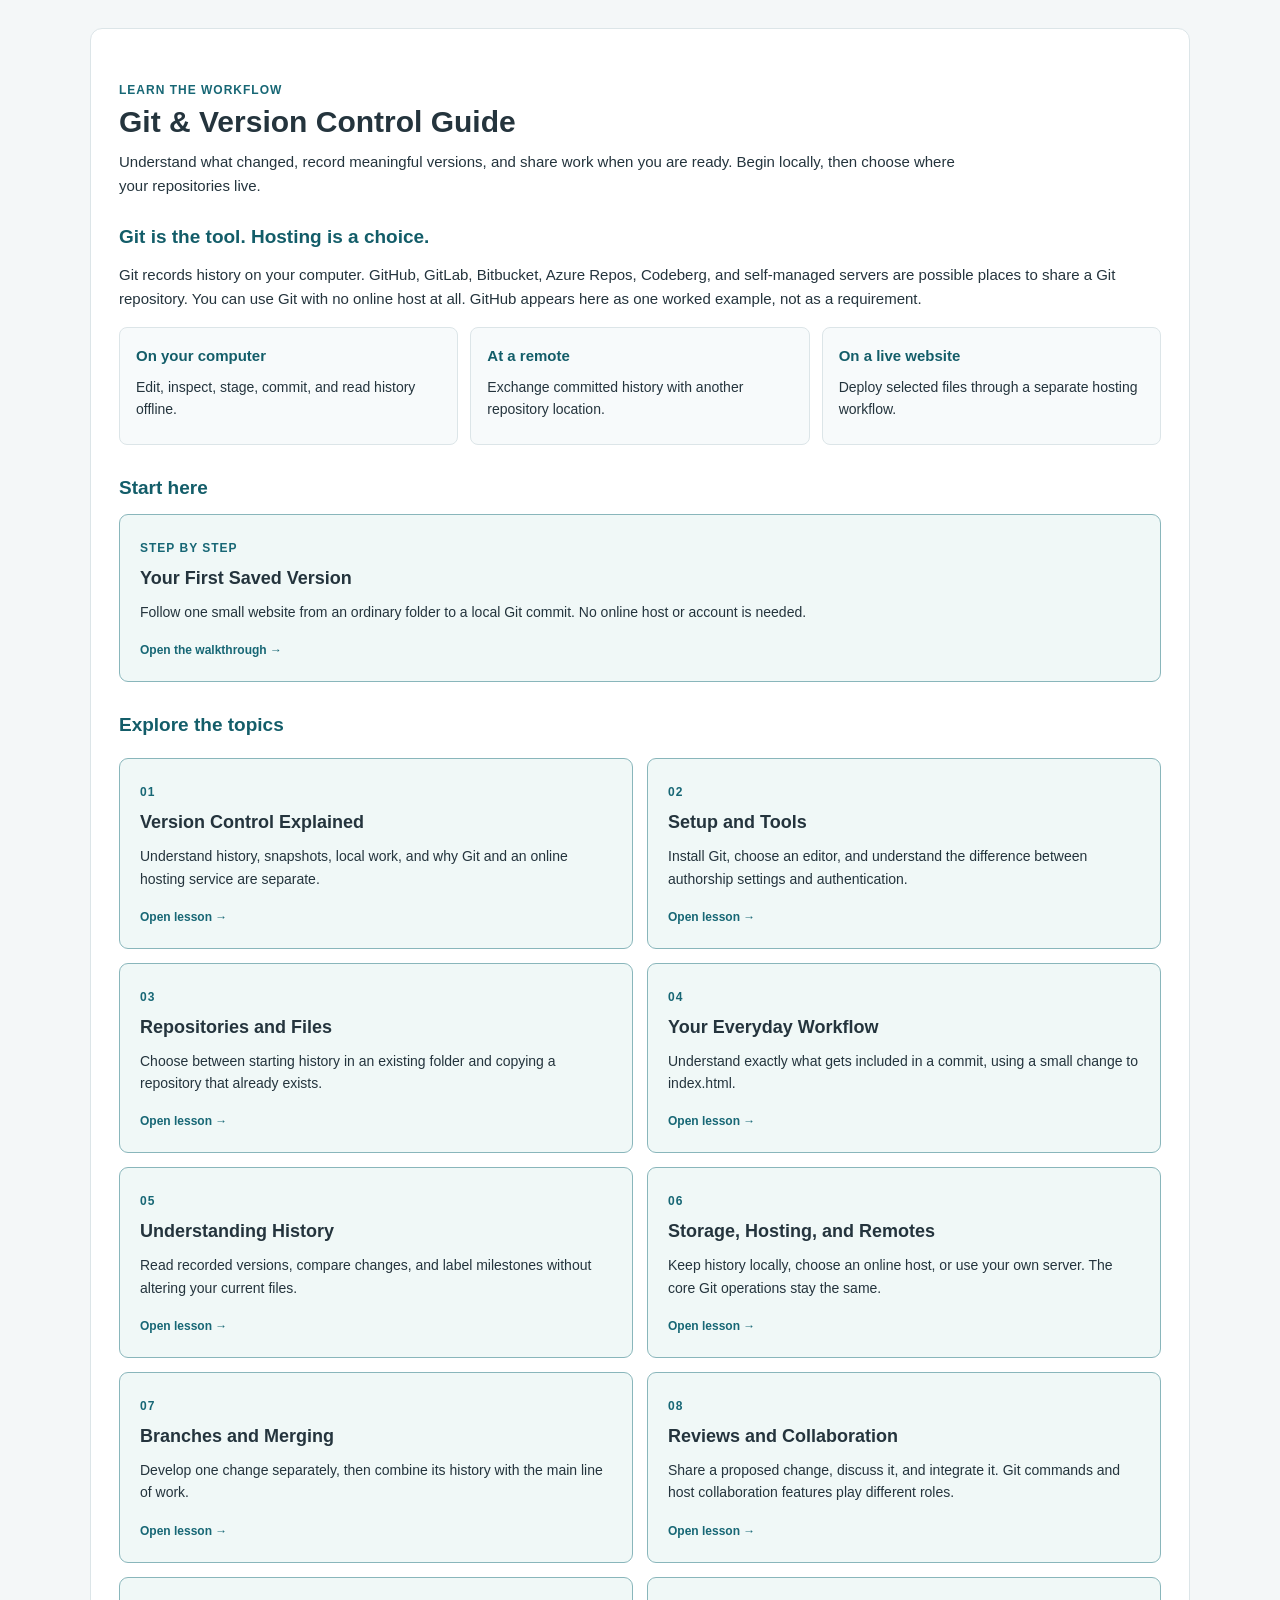
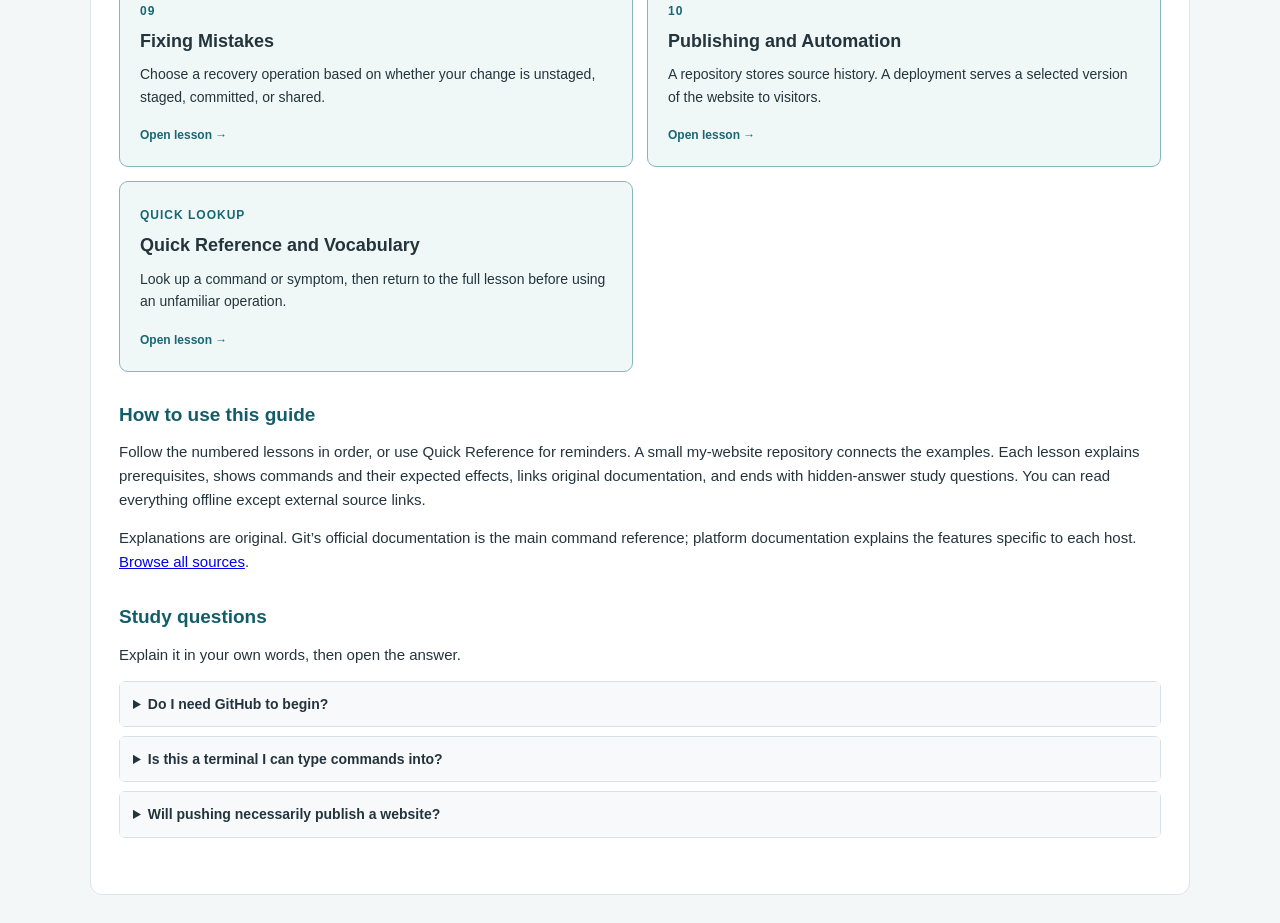
<file: index.html>
<!doctype html>
<html lang="en">
  <head>
    <meta charset="UTF-8" />
    <meta name="viewport" content="width=device-width, initial-scale=1.0" />
    <title>Home | Git &amp; Version Control Guide</title>
    <link rel="stylesheet" href="css/styles.css" />
  </head>
  <body>
    <main class="lesson topics-page">
      <header>
        <p class="eyebrow">LEARN THE WORKFLOW</p>
        <h1>Git &amp; Version Control Guide</h1>
        <p>
          Understand what changed, record meaningful versions, and share work
          when you are ready. Begin locally, then choose where your repositories
          live.
        </p>
      </header>
      <section>
        <h2>Git is the tool. Hosting is a choice.</h2>
        <p>
          Git records history on your computer. GitHub, GitLab, Bitbucket, Azure
          Repos, Codeberg, and self-managed servers are possible places to share
          a Git repository. You can use Git with no online host at all. GitHub
          appears here as one worked example, not as a requirement.
        </p>
        <div class="technology-grid">
          <div>
            <h3>On your computer</h3>
            <p>Edit, inspect, stage, commit, and read history offline.</p>
          </div>
          <div>
            <h3>At a remote</h3>
            <p>Exchange committed history with another repository location.</p>
          </div>
          <div>
            <h3>On a live website</h3>
            <p>Deploy selected files through a separate hosting workflow.</p>
          </div>
        </div>
      </section>
      <section>
        <h2>Start here</h2>
        <a class="topic-card" href="start-here/index.html"
          ><span class="topic-number">STEP BY STEP</span>
          <h3>Your First Saved Version</h3>
          <p>
            Follow one small website from an ordinary folder to a local Git
            commit. No online host or account is needed.
          </p>
          <span class="topic-status available">Open the walkthrough →</span></a
        >
      </section>
      <section>
        <h2>Explore the topics</h2>
        <nav class="topic-grid" aria-label="Learning topics">
          <a class="topic-card" href="01-version-control/index.html"
            ><span class="topic-number">01</span>
            <h3>Version Control Explained</h3>
            <p>
              Understand history, snapshots, local work, and why Git and an
              online hosting service are separate.
            </p>
            <span class="topic-status available">Open lesson →</span></a
          ><a class="topic-card" href="02-setup/index.html"
            ><span class="topic-number">02</span>
            <h3>Setup and Tools</h3>
            <p>
              Install Git, choose an editor, and understand the difference
              between authorship settings and authentication.
            </p>
            <span class="topic-status available">Open lesson →</span></a
          ><a class="topic-card" href="03-repositories/index.html"
            ><span class="topic-number">03</span>
            <h3>Repositories and Files</h3>
            <p>
              Choose between starting history in an existing folder and copying
              a repository that already exists.
            </p>
            <span class="topic-status available">Open lesson →</span></a
          ><a class="topic-card" href="04-everyday-workflow/index.html"
            ><span class="topic-number">04</span>
            <h3>Your Everyday Workflow</h3>
            <p>
              Understand exactly what gets included in a commit, using a small
              change to index.html.
            </p>
            <span class="topic-status available">Open lesson →</span></a
          ><a class="topic-card" href="05-history/index.html"
            ><span class="topic-number">05</span>
            <h3>Understanding History</h3>
            <p>
              Read recorded versions, compare changes, and label milestones
              without altering your current files.
            </p>
            <span class="topic-status available">Open lesson →</span></a
          ><a class="topic-card" href="06-hosting-remotes/index.html"
            ><span class="topic-number">06</span>
            <h3>Storage, Hosting, and Remotes</h3>
            <p>
              Keep history locally, choose an online host, or use your own
              server. The core Git operations stay the same.
            </p>
            <span class="topic-status available">Open lesson →</span></a
          ><a class="topic-card" href="07-branches/index.html"
            ><span class="topic-number">07</span>
            <h3>Branches and Merging</h3>
            <p>
              Develop one change separately, then combine its history with the
              main line of work.
            </p>
            <span class="topic-status available">Open lesson →</span></a
          ><a class="topic-card" href="08-collaboration/index.html"
            ><span class="topic-number">08</span>
            <h3>Reviews and Collaboration</h3>
            <p>
              Share a proposed change, discuss it, and integrate it. Git
              commands and host collaboration features play different roles.
            </p>
            <span class="topic-status available">Open lesson →</span></a
          ><a class="topic-card" href="09-fixing-mistakes/index.html"
            ><span class="topic-number">09</span>
            <h3>Fixing Mistakes</h3>
            <p>
              Choose a recovery operation based on whether your change is
              unstaged, staged, committed, or shared.
            </p>
            <span class="topic-status available">Open lesson →</span></a
          ><a class="topic-card" href="10-publishing/index.html"
            ><span class="topic-number">10</span>
            <h3>Publishing and Automation</h3>
            <p>
              A repository stores source history. A deployment serves a selected
              version of the website to visitors.
            </p>
            <span class="topic-status available">Open lesson →</span></a
          ><a class="topic-card" href="quick-reference/index.html"
            ><span class="topic-number">QUICK LOOKUP</span>
            <h3>Quick Reference and Vocabulary</h3>
            <p>
              Look up a command or symptom, then return to the full lesson
              before using an unfamiliar operation.
            </p>
            <span class="topic-status available">Open lesson →</span></a
          >
        </nav>
      </section>
      <section>
        <h2>How to use this guide</h2>
        <p>
          Follow the numbered lessons in order, or use Quick Reference for
          reminders. A small my-website repository connects the examples. Each
          lesson explains prerequisites, shows commands and their expected
          effects, links original documentation, and ends with hidden-answer
          study questions. You can read everything offline except external
          source links.
        </p>
        <p>
          Explanations are original. Git’s official documentation is the main
          command reference; platform documentation explains the features
          specific to each host.
          <a href="sources/index.html">Browse all sources</a>.
        </p>
      </section>
      <section>
        <h2>Study questions</h2>
        <p>Explain it in your own words, then open the answer.</p>
        <details>
          <summary>Do I need GitHub to begin?</summary>
          <p>
            No. Start Here records local versions without an online account.
          </p>
        </details>
        <details>
          <summary>Is this a terminal I can type commands into?</summary>
          <p>
            No. It is a reading guide. Use your own terminal in a separate
            learning repository.
          </p>
        </details>
        <details>
          <summary>Will pushing necessarily publish a website?</summary>
          <p>No. A deployment must be configured separately.</p>
        </details>
      </section>
    </main>
  </body>
</html>
</file>
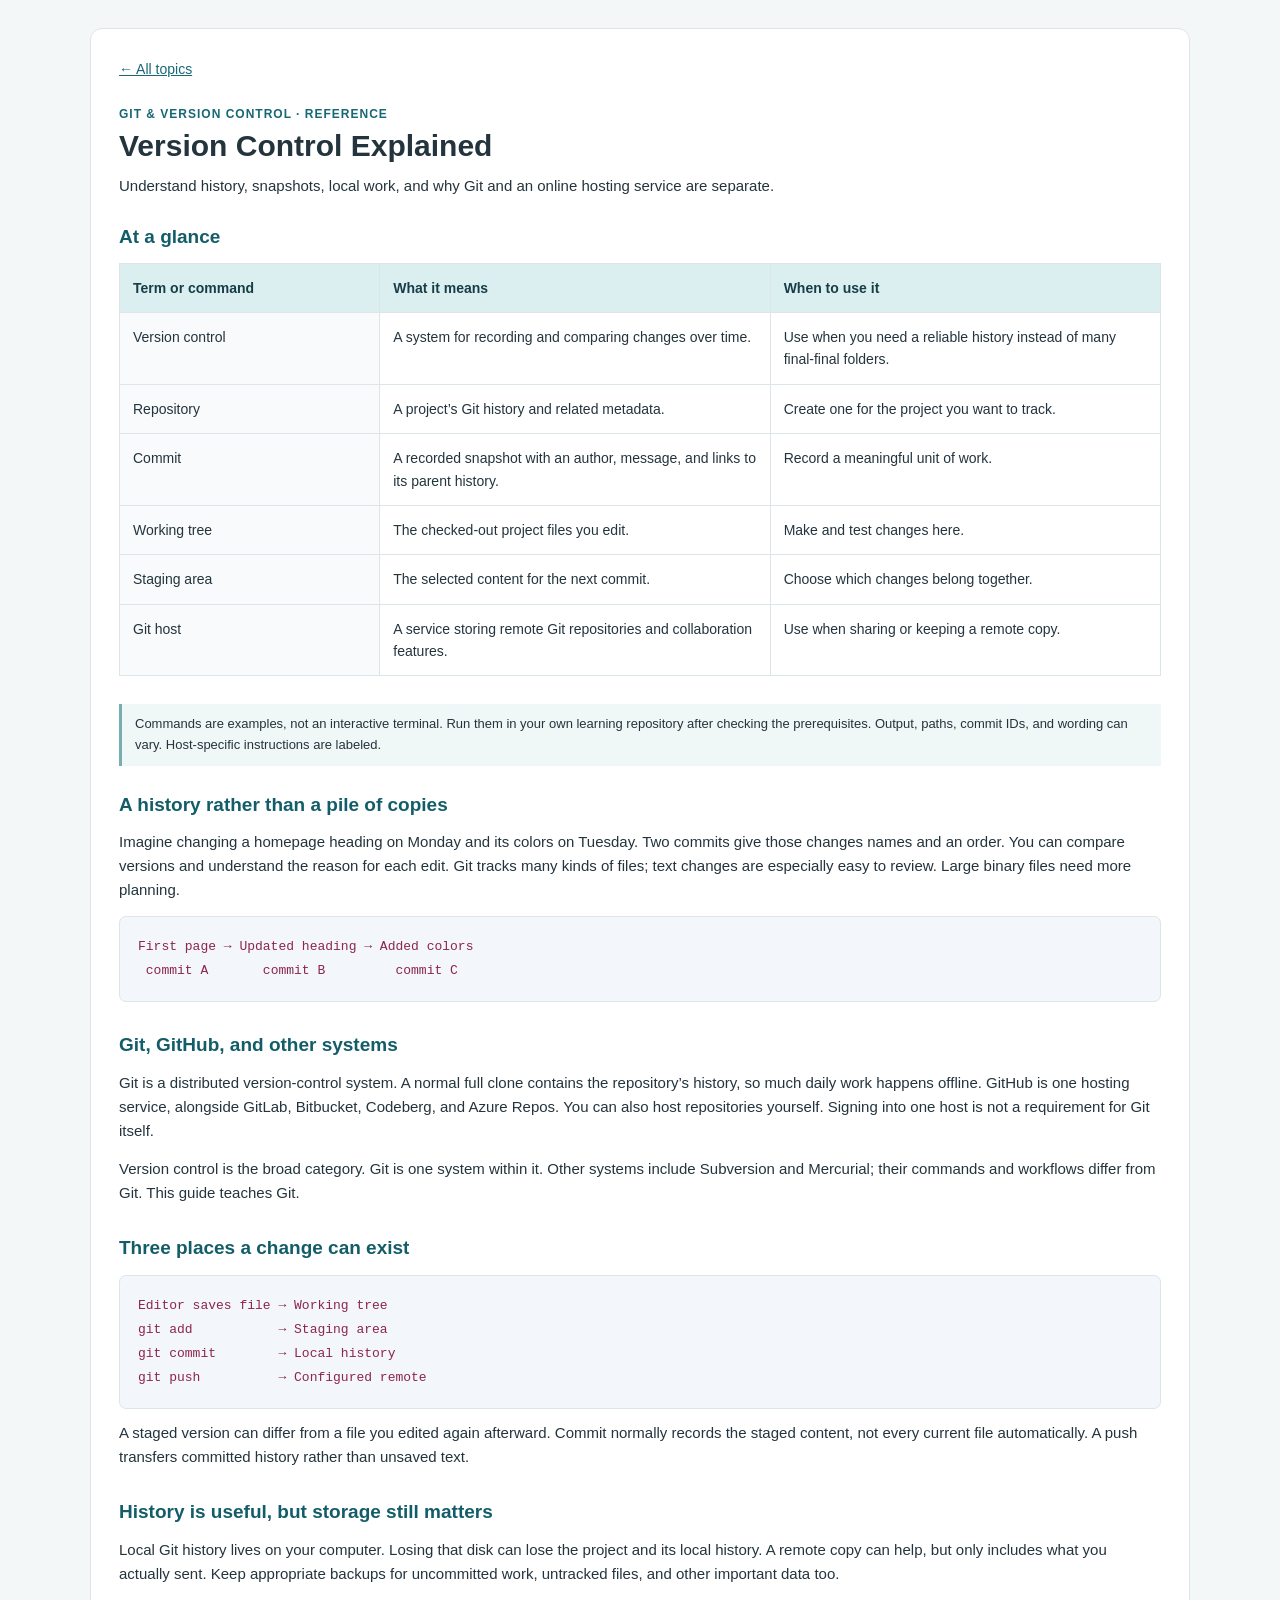
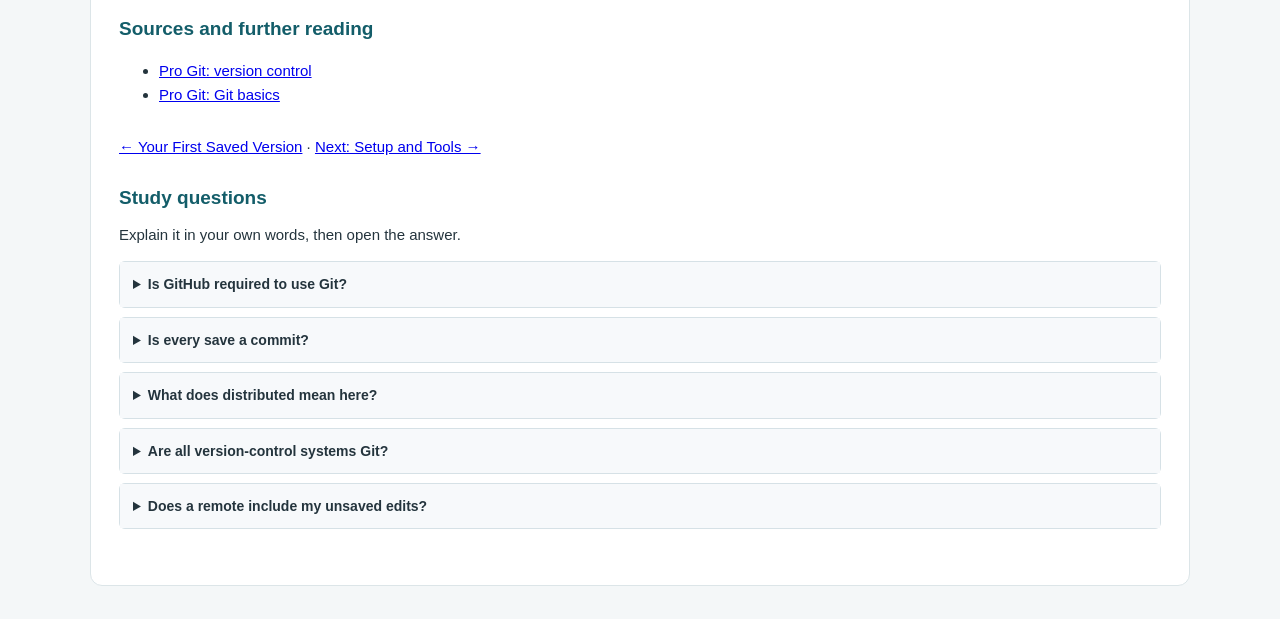
<file: 01-version-control/index.html>
<!doctype html>
<html lang="en">
  <head>
    <meta charset="UTF-8" />
    <meta name="viewport" content="width=device-width, initial-scale=1.0" />
    <title>Version Control Explained | Git &amp; Version Control Guide</title>
    <link rel="stylesheet" href="../css/styles.css" />
  </head>
  <body>
    <main class="lesson">
      <a class="back-link" href="../index.html">← All topics</a>
      <header>
        <p class="eyebrow">GIT &amp; VERSION CONTROL · REFERENCE</p>
        <h1>Version Control Explained</h1>
        <p>
          Understand history, snapshots, local work, and why Git and an online
          hosting service are separate.
        </p>
      </header>
      <section>
        <h2>At a glance</h2>
        <div class="table-scroll">
          <table>
            <thead>
              <tr>
                <th scope="col">Term or command</th>
                <th scope="col">What it means</th>
                <th scope="col">When to use it</th>
              </tr>
            </thead>
            <tbody>
              <tr>
                <th scope="row">Version control</th>
                <td>A system for recording and comparing changes over time.</td>
                <td>
                  Use when you need a reliable history instead of many
                  final-final folders.
                </td>
              </tr>
              <tr>
                <th scope="row">Repository</th>
                <td>A project’s Git history and related metadata.</td>
                <td>Create one for the project you want to track.</td>
              </tr>
              <tr>
                <th scope="row">Commit</th>
                <td>
                  A recorded snapshot with an author, message, and links to its
                  parent history.
                </td>
                <td>Record a meaningful unit of work.</td>
              </tr>
              <tr>
                <th scope="row">Working tree</th>
                <td>The checked-out project files you edit.</td>
                <td>Make and test changes here.</td>
              </tr>
              <tr>
                <th scope="row">Staging area</th>
                <td>The selected content for the next commit.</td>
                <td>Choose which changes belong together.</td>
              </tr>
              <tr>
                <th scope="row">Git host</th>
                <td>
                  A service storing remote Git repositories and collaboration
                  features.
                </td>
                <td>Use when sharing or keeping a remote copy.</td>
              </tr>
            </tbody>
          </table>
        </div>
      </section>
      <p class="note">
        Commands are examples, not an interactive terminal. Run them in your own
        learning repository after checking the prerequisites. Output, paths,
        commit IDs, and wording can vary. Host-specific instructions are
        labeled.
      </p>
      <section>
        <h2>A history rather than a pile of copies</h2>
        <p>
          Imagine changing a homepage heading on Monday and its colors on
          Tuesday. Two commits give those changes names and an order. You can
          compare versions and understand the reason for each edit. Git tracks
          many kinds of files; text changes are especially easy to review. Large
          binary files need more planning.
        </p>
        <pre><code>First page → Updated heading → Added colors
 commit A       commit B         commit C</code></pre>
      </section>
      <section>
        <h2>Git, GitHub, and other systems</h2>
        <p>
          Git is a distributed version-control system. A normal full clone
          contains the repository’s history, so much daily work happens offline.
          GitHub is one hosting service, alongside GitLab, Bitbucket, Codeberg,
          and Azure Repos. You can also host repositories yourself. Signing into
          one host is not a requirement for Git itself.
        </p>
        <p>
          Version control is the broad category. Git is one system within it.
          Other systems include Subversion and Mercurial; their commands and
          workflows differ from Git. This guide teaches Git.
        </p>
      </section>
      <section>
        <h2>Three places a change can exist</h2>
        <pre><code>Editor saves file → Working tree
git add           → Staging area
git commit        → Local history
git push          → Configured remote</code></pre>
        <p>
          A staged version can differ from a file you edited again afterward.
          Commit normally records the staged content, not every current file
          automatically. A push transfers committed history rather than unsaved
          text.
        </p>
      </section>
      <section>
        <h2>History is useful, but storage still matters</h2>
        <p>
          Local Git history lives on your computer. Losing that disk can lose
          the project and its local history. A remote copy can help, but only
          includes what you actually sent. Keep appropriate backups for
          uncommitted work, untracked files, and other important data too.
        </p>
      </section>
      <section>
        <h2>Sources and further reading</h2>
        <ul>
          <li>
            <a
              href="https://git-scm.com/book/en/v2/Getting-Started-About-Version-Control"
              >Pro Git: version control</a
            >
          </li>
          <li>
            <a href="https://git-scm.com/book/en/v2/Getting-Started-Git-Basics"
              >Pro Git: Git basics</a
            >
          </li>
        </ul>
      </section>
      <nav aria-label="Lesson navigation">
        <a href="../start-here/index.html">← Your First Saved Version</a> ·
        <a href="../02-setup/index.html">Next: Setup and Tools →</a>
      </nav>
      <section>
        <h2>Study questions</h2>
        <p>Explain it in your own words, then open the answer.</p>
        <details>
          <summary>Is GitHub required to use Git?</summary>
          <p>
            No. Git works locally, and a remote can use another service or a
            server you control.
          </p>
        </details>
        <details>
          <summary>Is every save a commit?</summary>
          <p>
            No. Saving writes the file. A commit records selected content in
            history.
          </p>
        </details>
        <details>
          <summary>What does distributed mean here?</summary>
          <p>
            A normal full clone has its own repository history and can make
            local commits.
          </p>
        </details>
        <details>
          <summary>Are all version-control systems Git?</summary>
          <p>No. Git, Subversion, and Mercurial are different systems.</p>
        </details>
        <details>
          <summary>Does a remote include my unsaved edits?</summary>
          <p>No. A push sends commits, not unsaved editor text.</p>
        </details>
      </section>
    </main>
  </body>
</html>
</file>
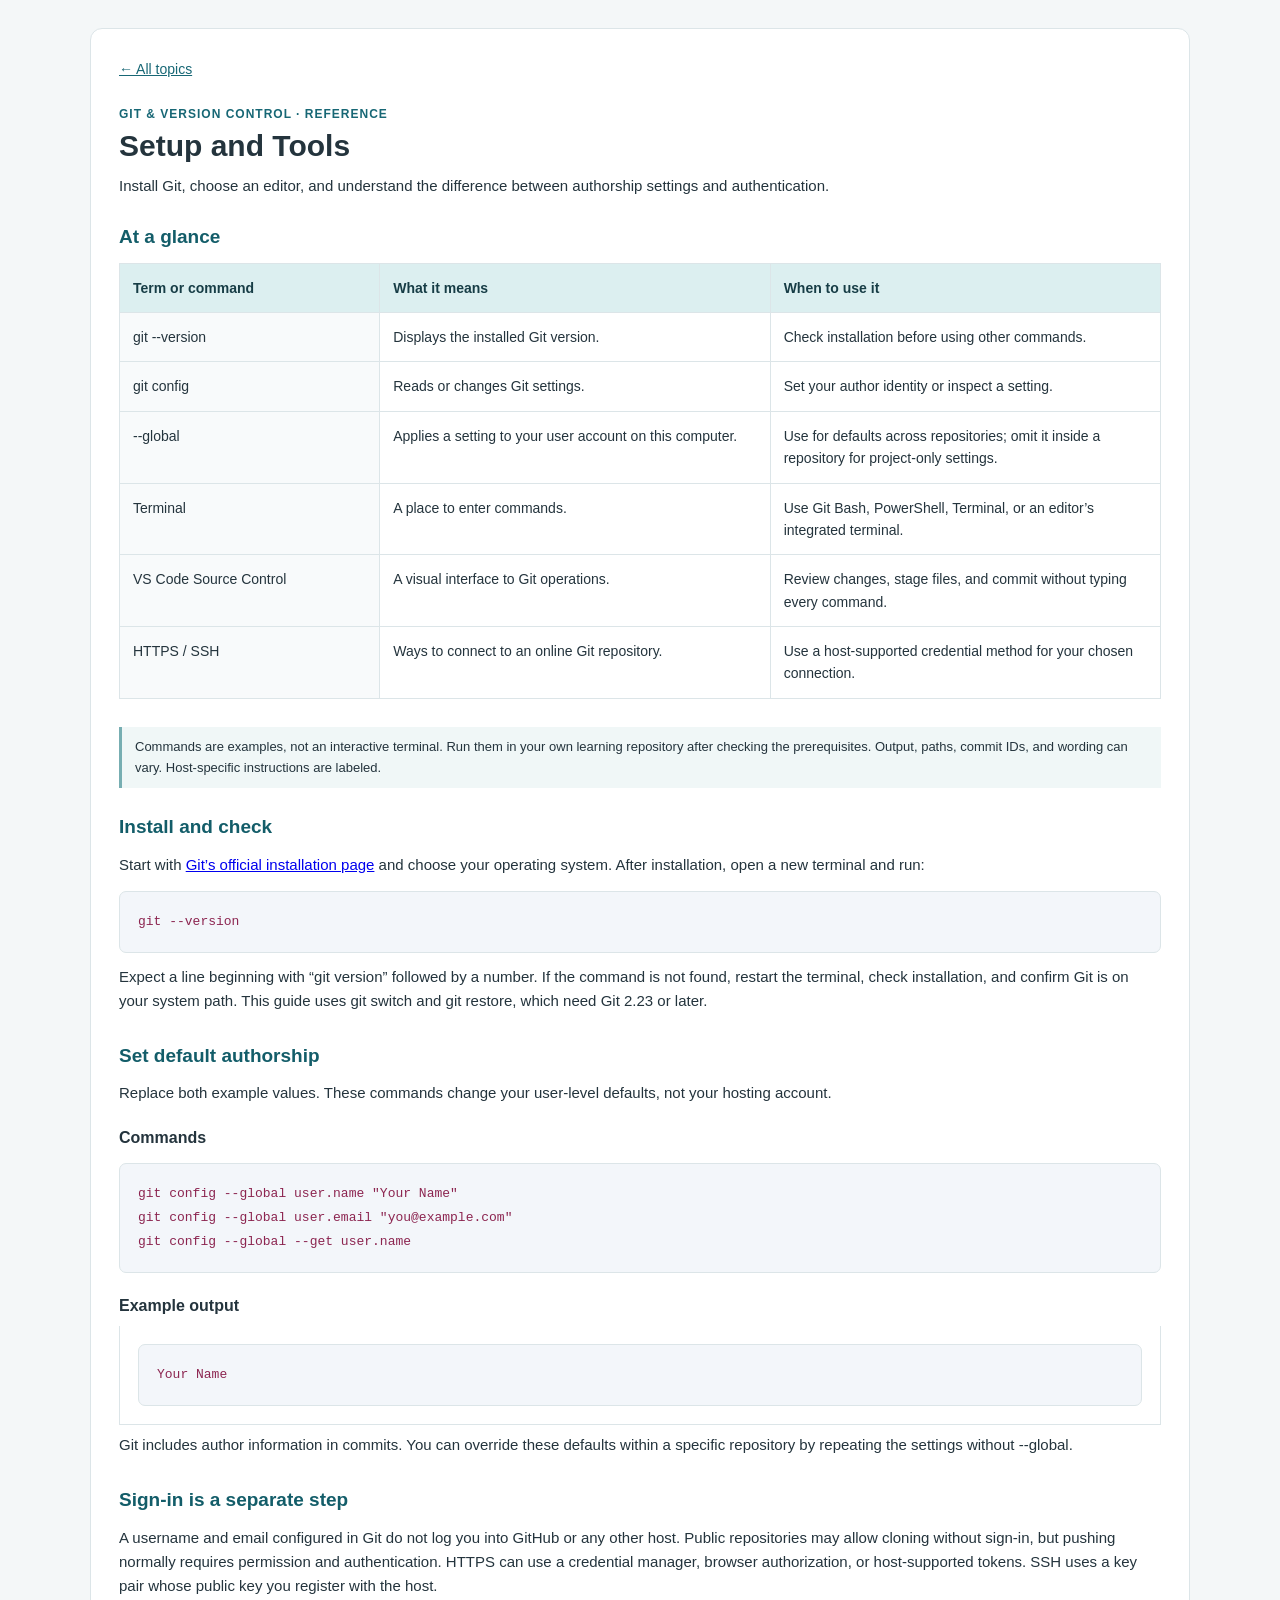
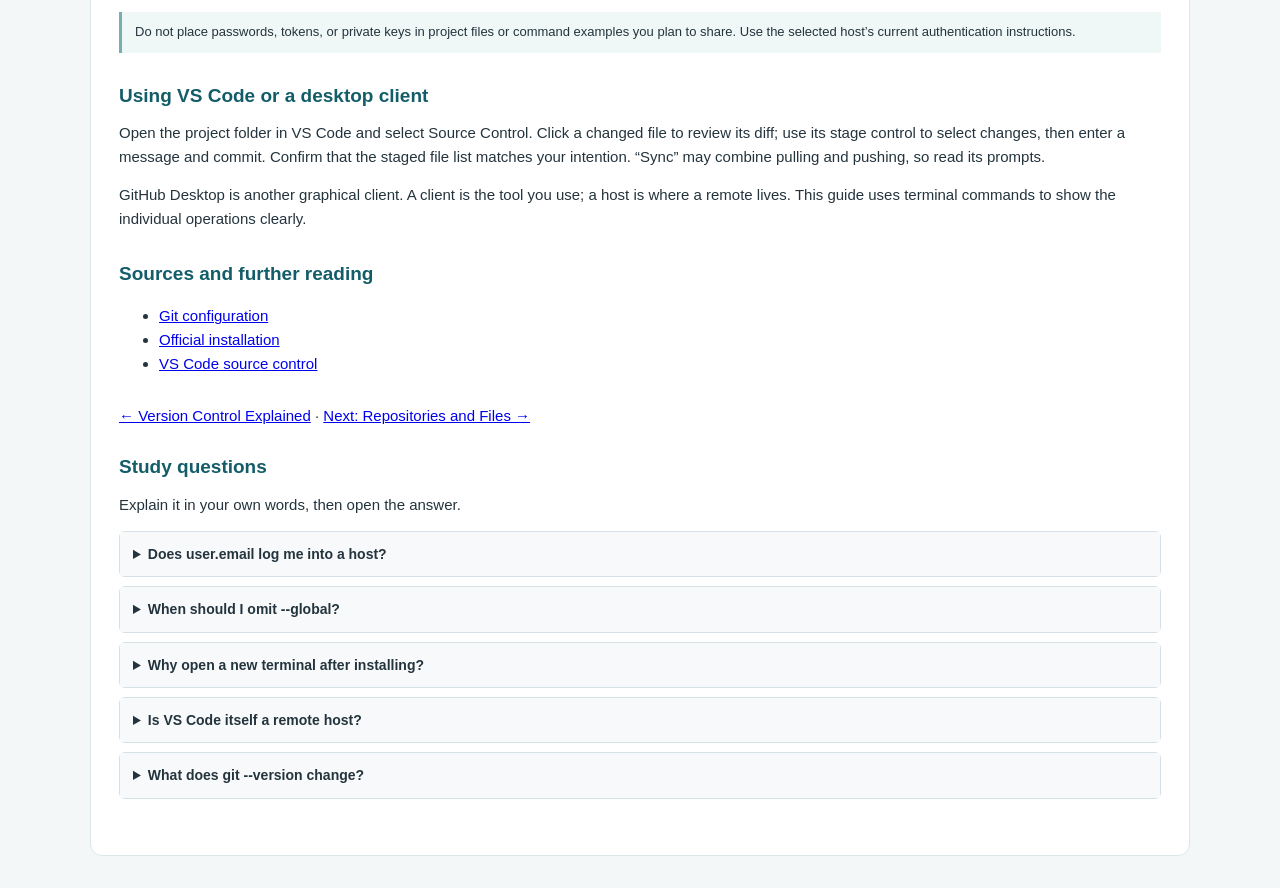
<file: 02-setup/index.html>
<!doctype html>
<html lang="en">
  <head>
    <meta charset="UTF-8" />
    <meta name="viewport" content="width=device-width, initial-scale=1.0" />
    <title>Setup and Tools | Git &amp; Version Control Guide</title>
    <link rel="stylesheet" href="../css/styles.css" />
  </head>
  <body>
    <main class="lesson">
      <a class="back-link" href="../index.html">← All topics</a>
      <header>
        <p class="eyebrow">GIT &amp; VERSION CONTROL · REFERENCE</p>
        <h1>Setup and Tools</h1>
        <p>
          Install Git, choose an editor, and understand the difference between
          authorship settings and authentication.
        </p>
      </header>
      <section>
        <h2>At a glance</h2>
        <div class="table-scroll">
          <table>
            <thead>
              <tr>
                <th scope="col">Term or command</th>
                <th scope="col">What it means</th>
                <th scope="col">When to use it</th>
              </tr>
            </thead>
            <tbody>
              <tr>
                <th scope="row">git --version</th>
                <td>Displays the installed Git version.</td>
                <td>Check installation before using other commands.</td>
              </tr>
              <tr>
                <th scope="row">git config</th>
                <td>Reads or changes Git settings.</td>
                <td>Set your author identity or inspect a setting.</td>
              </tr>
              <tr>
                <th scope="row">--global</th>
                <td>
                  Applies a setting to your user account on this computer.
                </td>
                <td>
                  Use for defaults across repositories; omit it inside a
                  repository for project-only settings.
                </td>
              </tr>
              <tr>
                <th scope="row">Terminal</th>
                <td>A place to enter commands.</td>
                <td>
                  Use Git Bash, PowerShell, Terminal, or an editor’s integrated
                  terminal.
                </td>
              </tr>
              <tr>
                <th scope="row">VS Code Source Control</th>
                <td>A visual interface to Git operations.</td>
                <td>
                  Review changes, stage files, and commit without typing every
                  command.
                </td>
              </tr>
              <tr>
                <th scope="row">HTTPS / SSH</th>
                <td>Ways to connect to an online Git repository.</td>
                <td>
                  Use a host-supported credential method for your chosen
                  connection.
                </td>
              </tr>
            </tbody>
          </table>
        </div>
      </section>
      <p class="note">
        Commands are examples, not an interactive terminal. Run them in your own
        learning repository after checking the prerequisites. Output, paths,
        commit IDs, and wording can vary. Host-specific instructions are
        labeled.
      </p>
      <section>
        <h2>Install and check</h2>
        <p>
          Start with
          <a href="https://git-scm.com/install/"
            >Git’s official installation page</a
          >
          and choose your operating system. After installation, open a new
          terminal and run:
        </p>
        <pre><code>git --version</code></pre>
        <p>
          Expect a line beginning with “git version” followed by a number. If
          the command is not found, restart the terminal, check installation,
          and confirm Git is on your system path. This guide uses git switch and
          git restore, which need Git 2.23 or later.
        </p>
      </section>
      <section>
        <h2>Set default authorship</h2>
        <p>
          Replace both example values. These commands change your user-level
          defaults, not your hosting account.
        </p>
        <h3>Commands</h3>
        <pre><code>git config --global user.name "Your Name"
git config --global user.email "you@example.com"
git config --global --get user.name</code></pre>
        <h3>Example output</h3>
        <div class="output">
          <pre><code>Your Name</code></pre>
        </div>
        <p>
          Git includes author information in commits. You can override these
          defaults within a specific repository by repeating the settings
          without --global.
        </p>
      </section>
      <section>
        <h2>Sign-in is a separate step</h2>
        <p>
          A username and email configured in Git do not log you into GitHub or
          any other host. Public repositories may allow cloning without sign-in,
          but pushing normally requires permission and authentication. HTTPS can
          use a credential manager, browser authorization, or host-supported
          tokens. SSH uses a key pair whose public key you register with the
          host.
        </p>
        <p class="note">
          Do not place passwords, tokens, or private keys in project files or
          command examples you plan to share. Use the selected host’s current
          authentication instructions.
        </p>
      </section>
      <section>
        <h2>Using VS Code or a desktop client</h2>
        <p>
          Open the project folder in VS Code and select Source Control. Click a
          changed file to review its diff; use its stage control to select
          changes, then enter a message and commit. Confirm that the staged file
          list matches your intention. “Sync” may combine pulling and pushing,
          so read its prompts.
        </p>
        <p>
          GitHub Desktop is another graphical client. A client is the tool you
          use; a host is where a remote lives. This guide uses terminal commands
          to show the individual operations clearly.
        </p>
      </section>
      <section>
        <h2>Sources and further reading</h2>
        <ul>
          <li>
            <a href="https://git-scm.com/docs/git-config">Git configuration</a>
          </li>
          <li>
            <a href="https://git-scm.com/install/">Official installation</a>
          </li>
          <li>
            <a href="https://code.visualstudio.com/docs/sourcecontrol/overview"
              >VS Code source control</a
            >
          </li>
        </ul>
      </section>
      <nav aria-label="Lesson navigation">
        <a href="../01-version-control/index.html"
          >← Version Control Explained</a
        >
        ·
        <a href="../03-repositories/index.html"
          >Next: Repositories and Files →</a
        >
      </nav>
      <section>
        <h2>Study questions</h2>
        <p>Explain it in your own words, then open the answer.</p>
        <details>
          <summary>Does user.email log me into a host?</summary>
          <p>No. It sets commit authorship. Authentication is separate.</p>
        </details>
        <details>
          <summary>When should I omit --global?</summary>
          <p>
            Inside a repository when the setting should apply only to that
            project.
          </p>
        </details>
        <details>
          <summary>Why open a new terminal after installing?</summary>
          <p>A new session can pick up updated executable paths.</p>
        </details>
        <details>
          <summary>Is VS Code itself a remote host?</summary>
          <p>
            No. It is an editor with interfaces for local Git and remote
            operations.
          </p>
        </details>
        <details>
          <summary>What does git --version change?</summary>
          <p>Nothing; it reports the installed version.</p>
        </details>
      </section>
    </main>
  </body>
</html>
</file>
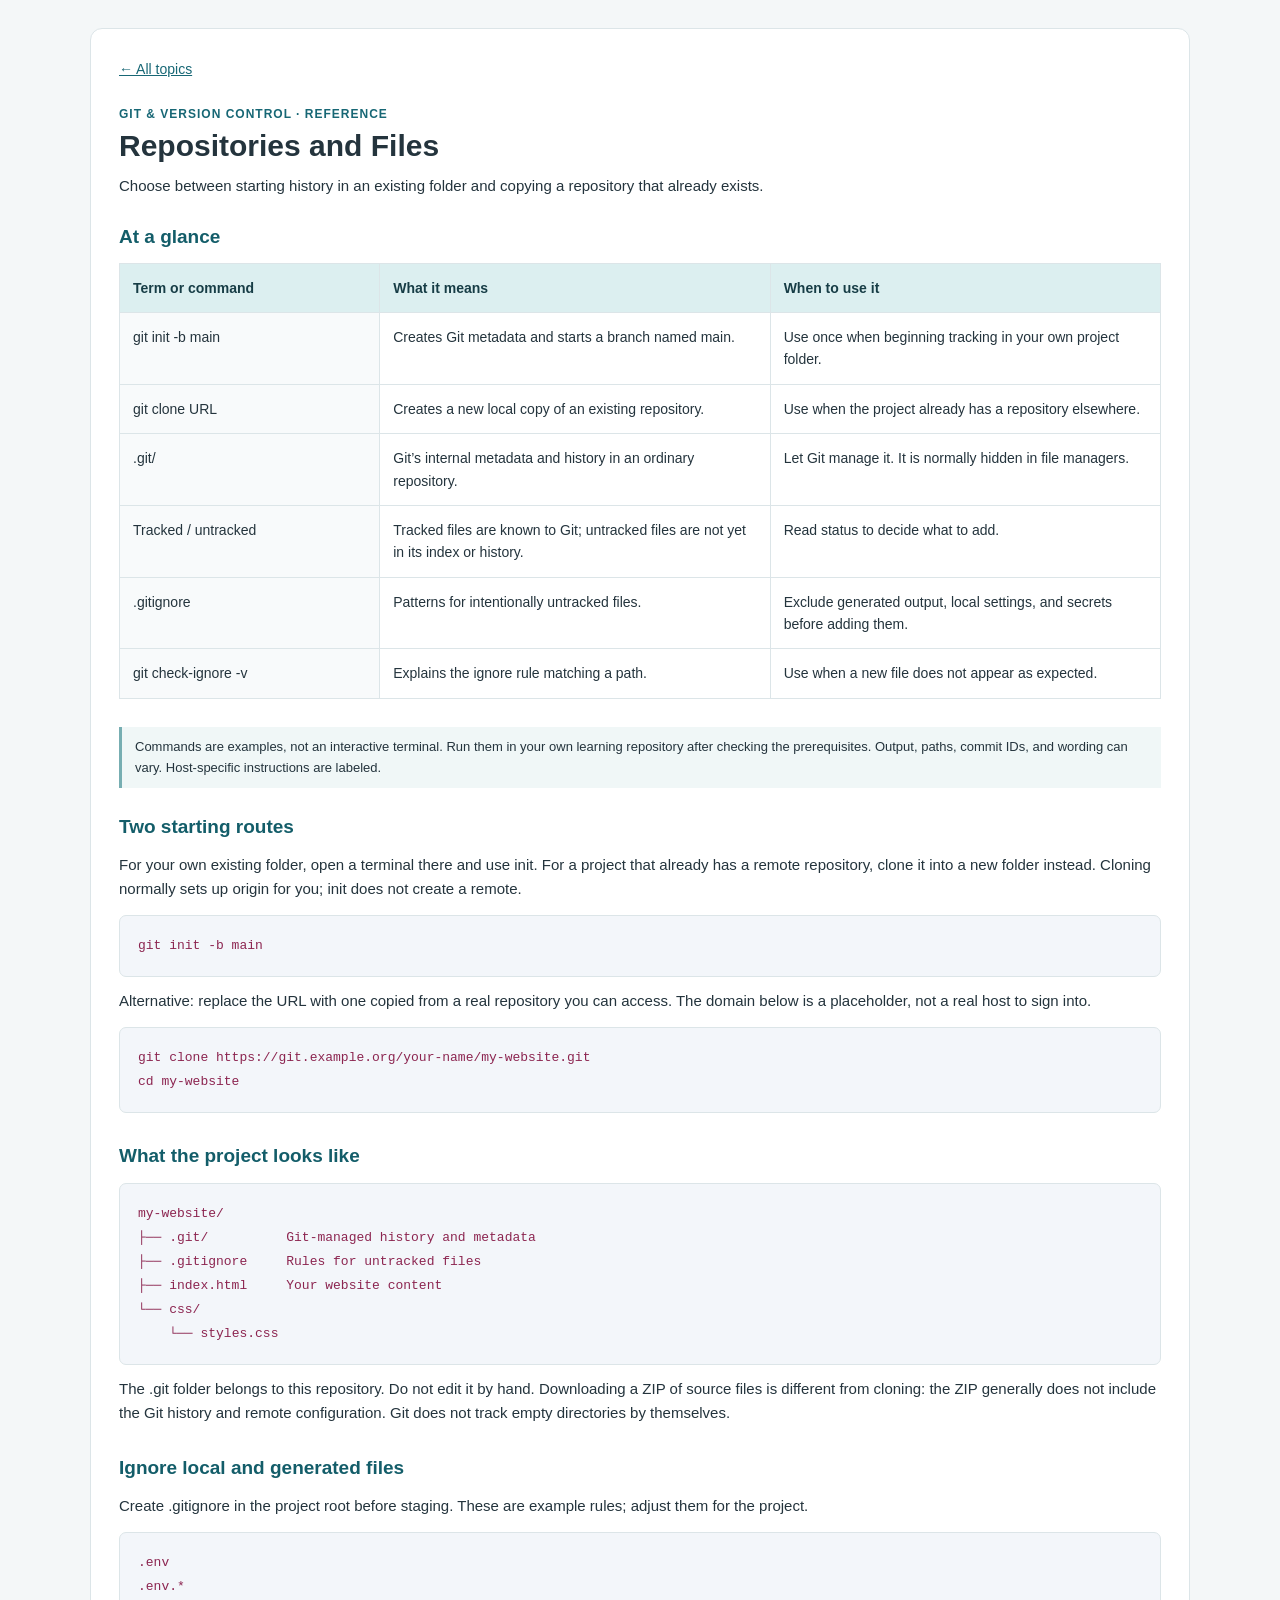
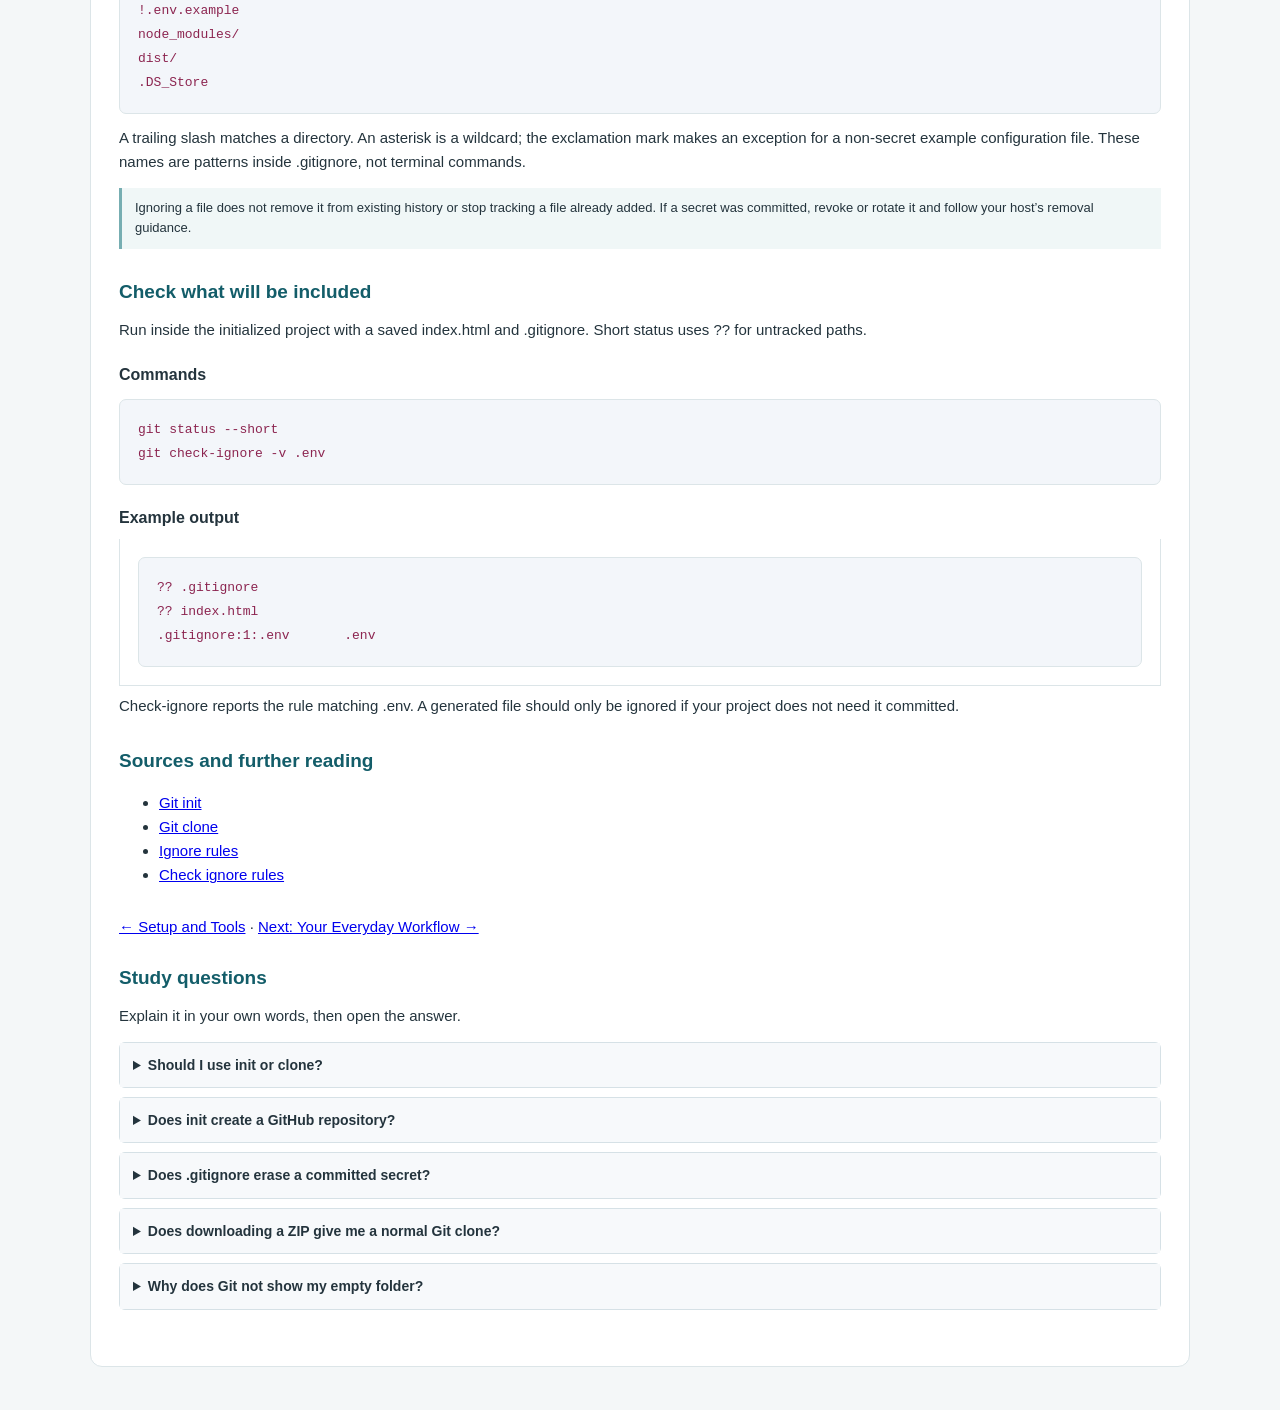
<file: 03-repositories/index.html>
<!doctype html>
<html lang="en">
  <head>
    <meta charset="UTF-8" />
    <meta name="viewport" content="width=device-width, initial-scale=1.0" />
    <title>Repositories and Files | Git &amp; Version Control Guide</title>
    <link rel="stylesheet" href="../css/styles.css" />
  </head>
  <body>
    <main class="lesson">
      <a class="back-link" href="../index.html">← All topics</a>
      <header>
        <p class="eyebrow">GIT &amp; VERSION CONTROL · REFERENCE</p>
        <h1>Repositories and Files</h1>
        <p>
          Choose between starting history in an existing folder and copying a
          repository that already exists.
        </p>
      </header>
      <section>
        <h2>At a glance</h2>
        <div class="table-scroll">
          <table>
            <thead>
              <tr>
                <th scope="col">Term or command</th>
                <th scope="col">What it means</th>
                <th scope="col">When to use it</th>
              </tr>
            </thead>
            <tbody>
              <tr>
                <th scope="row">git init -b main</th>
                <td>Creates Git metadata and starts a branch named main.</td>
                <td>
                  Use once when beginning tracking in your own project folder.
                </td>
              </tr>
              <tr>
                <th scope="row">git clone URL</th>
                <td>Creates a new local copy of an existing repository.</td>
                <td>
                  Use when the project already has a repository elsewhere.
                </td>
              </tr>
              <tr>
                <th scope="row">.git/</th>
                <td>
                  Git’s internal metadata and history in an ordinary repository.
                </td>
                <td>
                  Let Git manage it. It is normally hidden in file managers.
                </td>
              </tr>
              <tr>
                <th scope="row">Tracked / untracked</th>
                <td>
                  Tracked files are known to Git; untracked files are not yet in
                  its index or history.
                </td>
                <td>Read status to decide what to add.</td>
              </tr>
              <tr>
                <th scope="row">.gitignore</th>
                <td>Patterns for intentionally untracked files.</td>
                <td>
                  Exclude generated output, local settings, and secrets before
                  adding them.
                </td>
              </tr>
              <tr>
                <th scope="row">git check-ignore -v</th>
                <td>Explains the ignore rule matching a path.</td>
                <td>Use when a new file does not appear as expected.</td>
              </tr>
            </tbody>
          </table>
        </div>
      </section>
      <p class="note">
        Commands are examples, not an interactive terminal. Run them in your own
        learning repository after checking the prerequisites. Output, paths,
        commit IDs, and wording can vary. Host-specific instructions are
        labeled.
      </p>
      <section>
        <h2>Two starting routes</h2>
        <p>
          For your own existing folder, open a terminal there and use init. For
          a project that already has a remote repository, clone it into a new
          folder instead. Cloning normally sets up origin for you; init does not
          create a remote.
        </p>
        <pre><code>git init -b main</code></pre>
        <p>
          Alternative: replace the URL with one copied from a real repository
          you can access. The domain below is a placeholder, not a real host to
          sign into.
        </p>
        <pre><code>git clone https://git.example.org/your-name/my-website.git
cd my-website</code></pre>
      </section>
      <section>
        <h2>What the project looks like</h2>
        <pre><code>my-website/
├── .git/          Git-managed history and metadata
├── .gitignore     Rules for untracked files
├── index.html     Your website content
└── css/
    └── styles.css</code></pre>
        <p>
          The .git folder belongs to this repository. Do not edit it by hand.
          Downloading a ZIP of source files is different from cloning: the ZIP
          generally does not include the Git history and remote configuration.
          Git does not track empty directories by themselves.
        </p>
      </section>
      <section>
        <h2>Ignore local and generated files</h2>
        <p>
          Create .gitignore in the project root before staging. These are
          example rules; adjust them for the project.
        </p>
        <pre><code>.env
.env.*
!.env.example
node_modules/
dist/
.DS_Store</code></pre>
        <p>
          A trailing slash matches a directory. An asterisk is a wildcard; the
          exclamation mark makes an exception for a non-secret example
          configuration file. These names are patterns inside .gitignore, not
          terminal commands.
        </p>
        <p class="note">
          Ignoring a file does not remove it from existing history or stop
          tracking a file already added. If a secret was committed, revoke or
          rotate it and follow your host’s removal guidance.
        </p>
      </section>
      <section>
        <h2>Check what will be included</h2>
        <p>
          Run inside the initialized project with a saved index.html and
          .gitignore. Short status uses ?? for untracked paths.
        </p>
        <h3>Commands</h3>
        <pre><code>git status --short
git check-ignore -v .env</code></pre>
        <h3>Example output</h3>
        <div class="output">
          <pre><code>?? .gitignore
?? index.html
.gitignore:1:.env	.env</code></pre>
        </div>
        <p>
          Check-ignore reports the rule matching .env. A generated file should
          only be ignored if your project does not need it committed.
        </p>
      </section>
      <section>
        <h2>Sources and further reading</h2>
        <ul>
          <li><a href="https://git-scm.com/docs/git-init">Git init</a></li>
          <li><a href="https://git-scm.com/docs/git-clone">Git clone</a></li>
          <li><a href="https://git-scm.com/docs/gitignore">Ignore rules</a></li>
          <li>
            <a href="https://git-scm.com/docs/git-check-ignore"
              >Check ignore rules</a
            >
          </li>
        </ul>
      </section>
      <nav aria-label="Lesson navigation">
        <a href="../02-setup/index.html">← Setup and Tools</a> ·
        <a href="../04-everyday-workflow/index.html"
          >Next: Your Everyday Workflow →</a
        >
      </nav>
      <section>
        <h2>Study questions</h2>
        <p>Explain it in your own words, then open the answer.</p>
        <details>
          <summary>Should I use init or clone?</summary>
          <p>
            Init starts history for your own folder; clone copies a repository
            that already exists.
          </p>
        </details>
        <details>
          <summary>Does init create a GitHub repository?</summary>
          <p>No. It creates local Git metadata.</p>
        </details>
        <details>
          <summary>Does .gitignore erase a committed secret?</summary>
          <p>No. It is not a history cleanup or credential-revocation tool.</p>
        </details>
        <details>
          <summary>Does downloading a ZIP give me a normal Git clone?</summary>
          <p>
            No. It generally contains files without Git history and remote
            settings.
          </p>
        </details>
        <details>
          <summary>Why does Git not show my empty folder?</summary>
          <p>Git tracks files, not empty directories by themselves.</p>
        </details>
      </section>
    </main>
  </body>
</html>
</file>
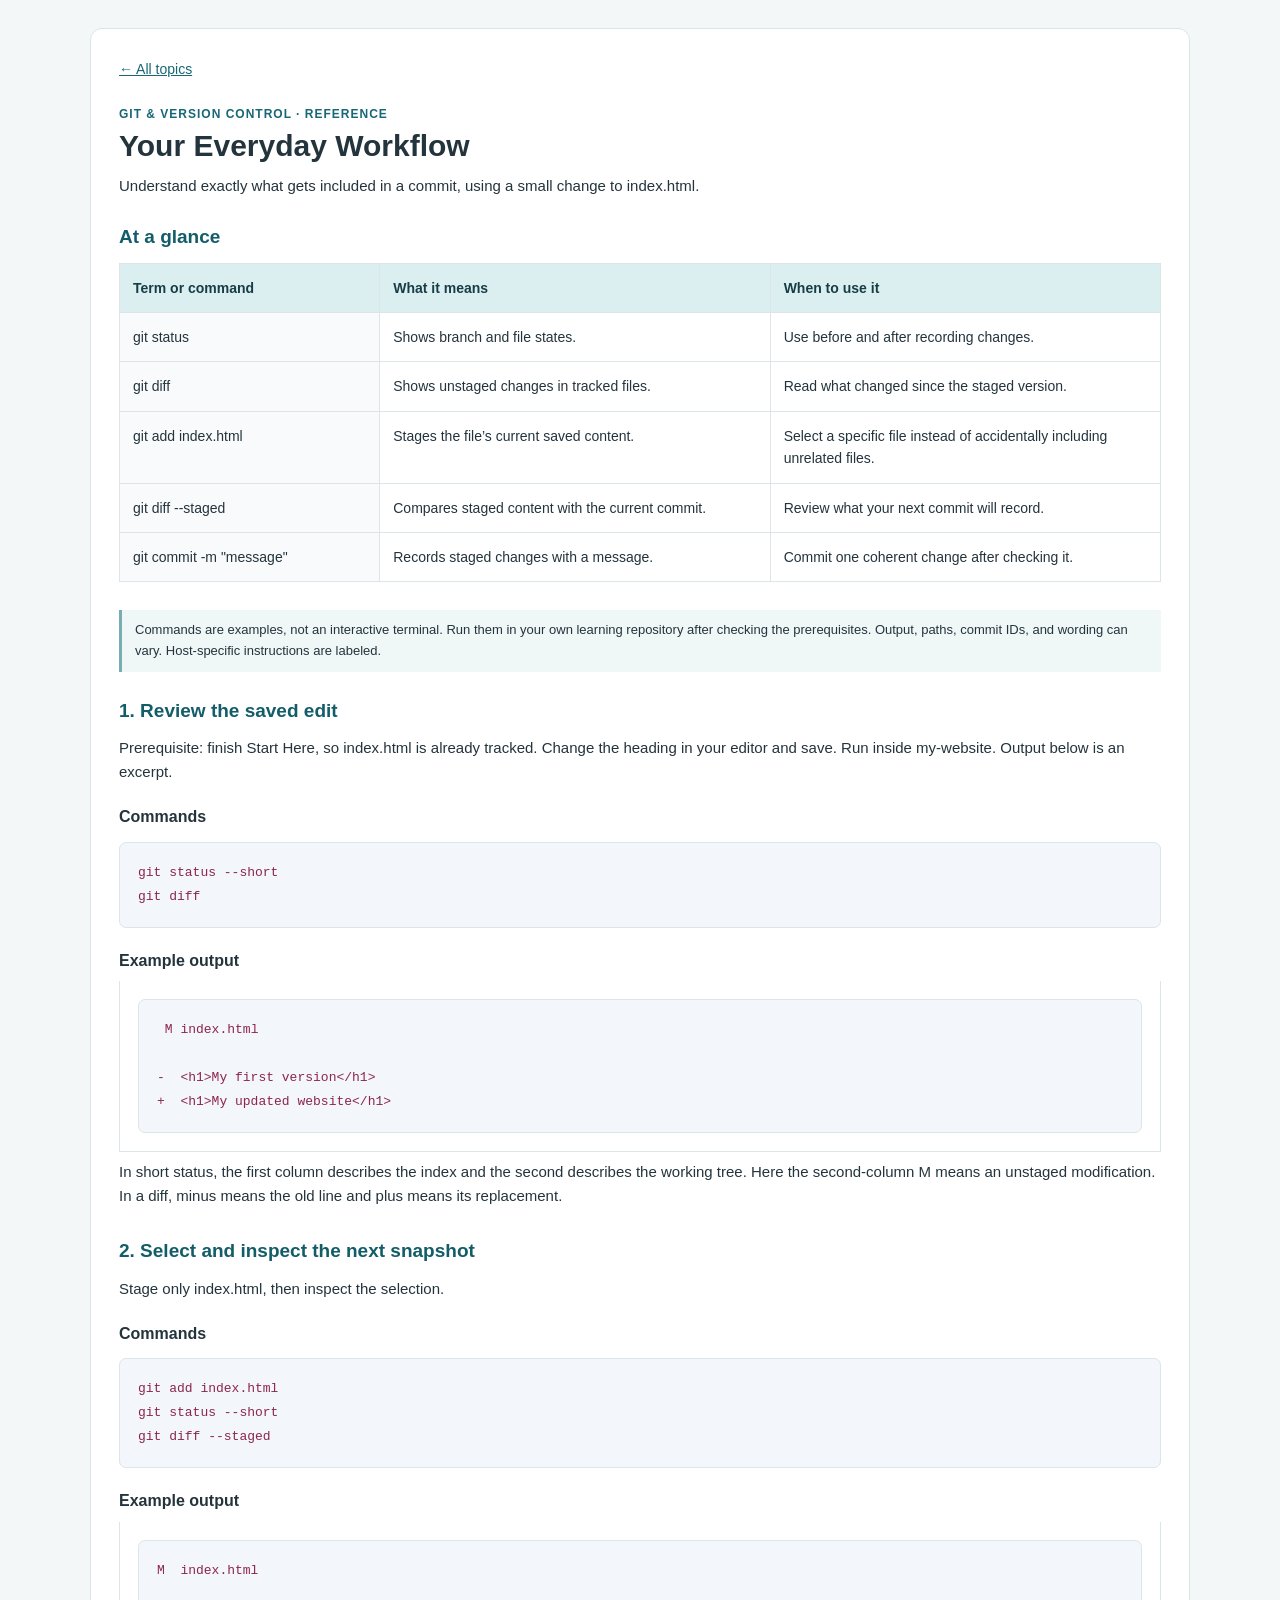
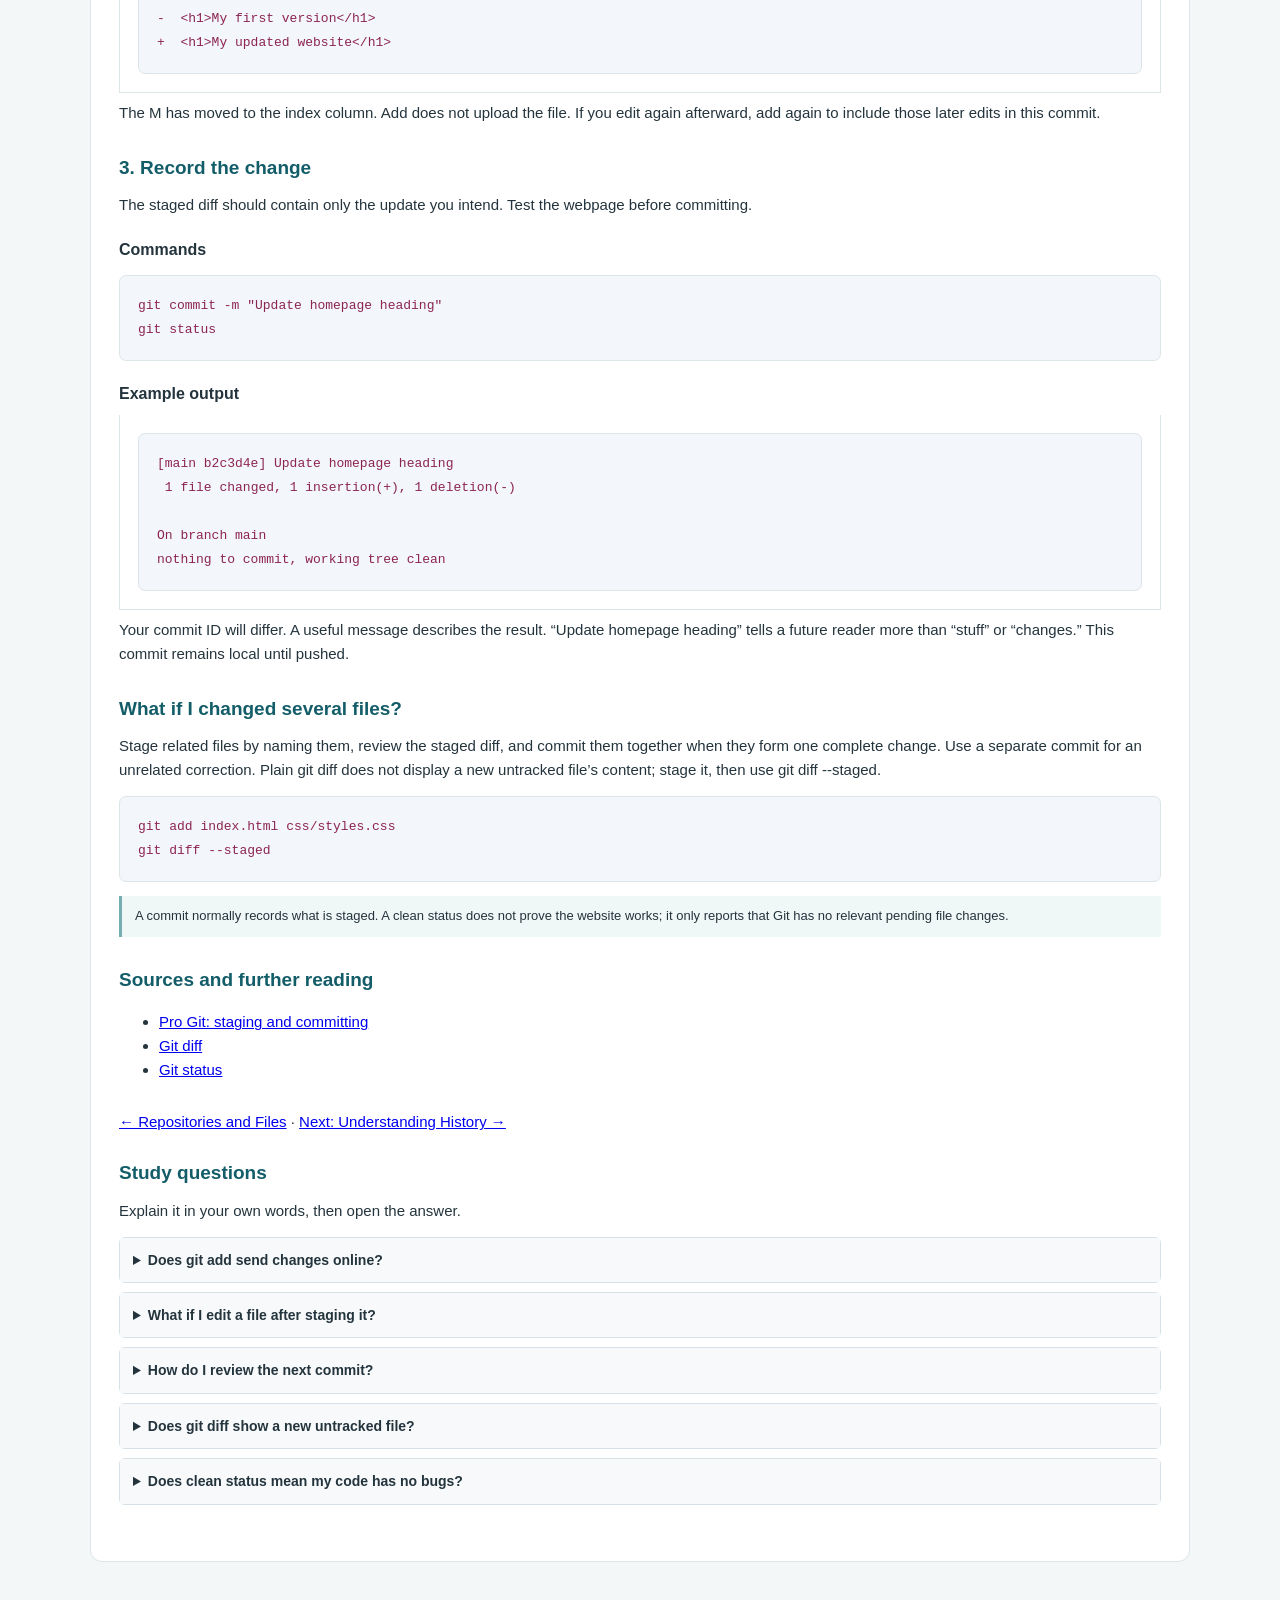
<file: 04-everyday-workflow/index.html>
<!doctype html>
<html lang="en">
  <head>
    <meta charset="UTF-8" />
    <meta name="viewport" content="width=device-width, initial-scale=1.0" />
    <title>Your Everyday Workflow | Git &amp; Version Control Guide</title>
    <link rel="stylesheet" href="../css/styles.css" />
  </head>
  <body>
    <main class="lesson">
      <a class="back-link" href="../index.html">← All topics</a>
      <header>
        <p class="eyebrow">GIT &amp; VERSION CONTROL · REFERENCE</p>
        <h1>Your Everyday Workflow</h1>
        <p>
          Understand exactly what gets included in a commit, using a small
          change to index.html.
        </p>
      </header>
      <section>
        <h2>At a glance</h2>
        <div class="table-scroll">
          <table>
            <thead>
              <tr>
                <th scope="col">Term or command</th>
                <th scope="col">What it means</th>
                <th scope="col">When to use it</th>
              </tr>
            </thead>
            <tbody>
              <tr>
                <th scope="row">git status</th>
                <td>Shows branch and file states.</td>
                <td>Use before and after recording changes.</td>
              </tr>
              <tr>
                <th scope="row">git diff</th>
                <td>Shows unstaged changes in tracked files.</td>
                <td>Read what changed since the staged version.</td>
              </tr>
              <tr>
                <th scope="row">git add index.html</th>
                <td>Stages the file’s current saved content.</td>
                <td>
                  Select a specific file instead of accidentally including
                  unrelated files.
                </td>
              </tr>
              <tr>
                <th scope="row">git diff --staged</th>
                <td>Compares staged content with the current commit.</td>
                <td>Review what your next commit will record.</td>
              </tr>
              <tr>
                <th scope="row">git commit -m "message"</th>
                <td>Records staged changes with a message.</td>
                <td>Commit one coherent change after checking it.</td>
              </tr>
            </tbody>
          </table>
        </div>
      </section>
      <p class="note">
        Commands are examples, not an interactive terminal. Run them in your own
        learning repository after checking the prerequisites. Output, paths,
        commit IDs, and wording can vary. Host-specific instructions are
        labeled.
      </p>
      <section>
        <h2>1. Review the saved edit</h2>
        <p>
          Prerequisite: finish Start Here, so index.html is already tracked.
          Change the heading in your editor and save. Run inside my-website.
          Output below is an excerpt.
        </p>
        <h3>Commands</h3>
        <pre><code>git status --short
git diff</code></pre>
        <h3>Example output</h3>
        <div class="output">
          <pre><code> M index.html

-  &lt;h1&gt;My first version&lt;/h1&gt;
+  &lt;h1&gt;My updated website&lt;/h1&gt;</code></pre>
        </div>
        <p>
          In short status, the first column describes the index and the second
          describes the working tree. Here the second-column M means an unstaged
          modification. In a diff, minus means the old line and plus means its
          replacement.
        </p>
      </section>
      <section>
        <h2>2. Select and inspect the next snapshot</h2>
        <p>Stage only index.html, then inspect the selection.</p>
        <h3>Commands</h3>
        <pre><code>git add index.html
git status --short
git diff --staged</code></pre>
        <h3>Example output</h3>
        <div class="output">
          <pre><code>M  index.html

-  &lt;h1&gt;My first version&lt;/h1&gt;
+  &lt;h1&gt;My updated website&lt;/h1&gt;</code></pre>
        </div>
        <p>
          The M has moved to the index column. Add does not upload the file. If
          you edit again afterward, add again to include those later edits in
          this commit.
        </p>
      </section>
      <section>
        <h2>3. Record the change</h2>
        <p>
          The staged diff should contain only the update you intend. Test the
          webpage before committing.
        </p>
        <h3>Commands</h3>
        <pre><code>git commit -m "Update homepage heading"
git status</code></pre>
        <h3>Example output</h3>
        <div class="output">
          <pre><code>[main b2c3d4e] Update homepage heading
 1 file changed, 1 insertion(+), 1 deletion(-)

On branch main
nothing to commit, working tree clean</code></pre>
        </div>
        <p>
          Your commit ID will differ. A useful message describes the result.
          “Update homepage heading” tells a future reader more than “stuff” or
          “changes.” This commit remains local until pushed.
        </p>
      </section>
      <section>
        <h2>What if I changed several files?</h2>
        <p>
          Stage related files by naming them, review the staged diff, and commit
          them together when they form one complete change. Use a separate
          commit for an unrelated correction. Plain git diff does not display a
          new untracked file’s content; stage it, then use git diff --staged.
        </p>
        <pre><code>git add index.html css/styles.css
git diff --staged</code></pre>
        <p class="note">
          A commit normally records what is staged. A clean status does not
          prove the website works; it only reports that Git has no relevant
          pending file changes.
        </p>
      </section>
      <section>
        <h2>Sources and further reading</h2>
        <ul>
          <li>
            <a
              href="https://git-scm.com/book/en/v2/Git-Basics-Recording-Changes-to-the-Repository"
              >Pro Git: staging and committing</a
            >
          </li>
          <li><a href="https://git-scm.com/docs/git-diff">Git diff</a></li>
          <li><a href="https://git-scm.com/docs/git-status">Git status</a></li>
        </ul>
      </section>
      <nav aria-label="Lesson navigation">
        <a href="../03-repositories/index.html">← Repositories and Files</a> ·
        <a href="../05-history/index.html">Next: Understanding History →</a>
      </nav>
      <section>
        <h2>Study questions</h2>
        <p>Explain it in your own words, then open the answer.</p>
        <details>
          <summary>Does git add send changes online?</summary>
          <p>No. It selects saved content in the local staging area.</p>
        </details>
        <details>
          <summary>What if I edit a file after staging it?</summary>
          <p>
            The staging area keeps the earlier selected content until you add
            the updated file again.
          </p>
        </details>
        <details>
          <summary>How do I review the next commit?</summary>
          <p>Use git diff --staged before committing.</p>
        </details>
        <details>
          <summary>Does git diff show a new untracked file?</summary>
          <p>Not normally. Add the file, then inspect its staged diff.</p>
        </details>
        <details>
          <summary>Does clean status mean my code has no bugs?</summary>
          <p>No. It describes Git’s file state, not software correctness.</p>
        </details>
      </section>
    </main>
  </body>
</html>
</file>
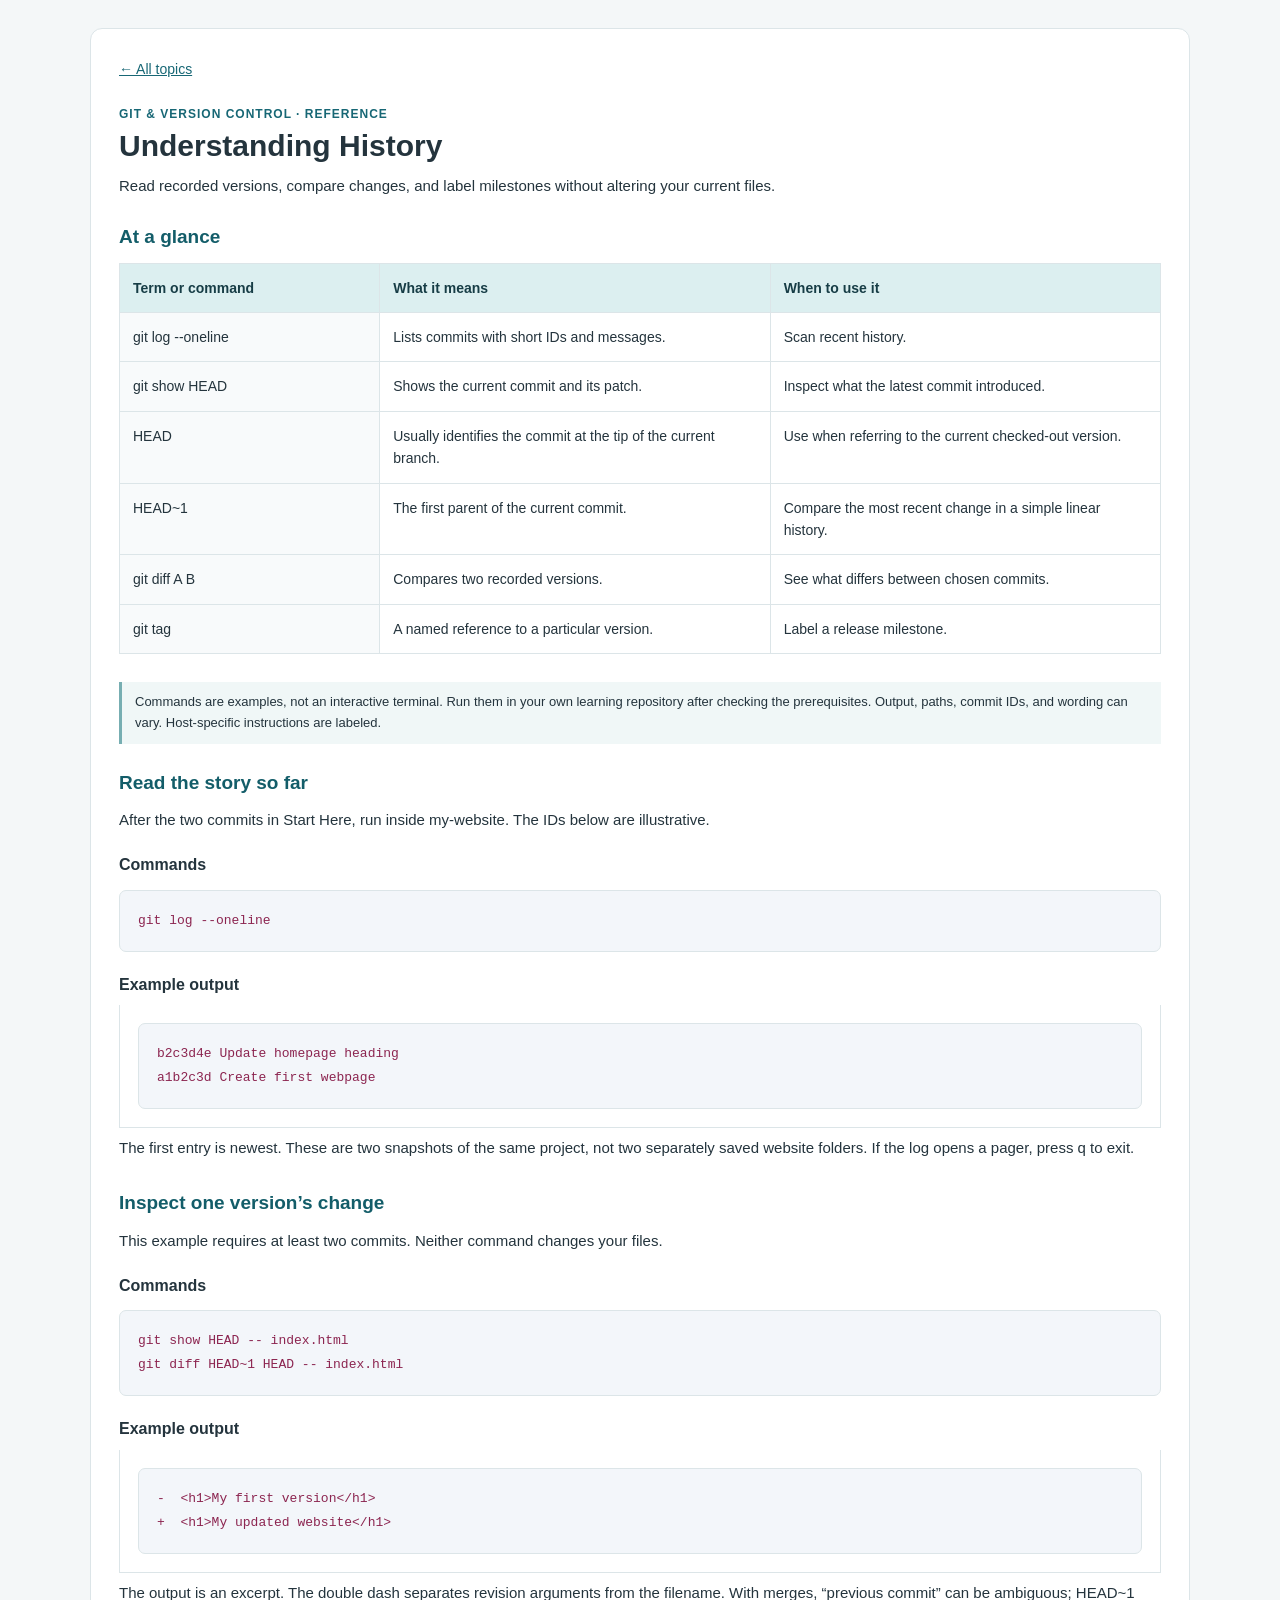
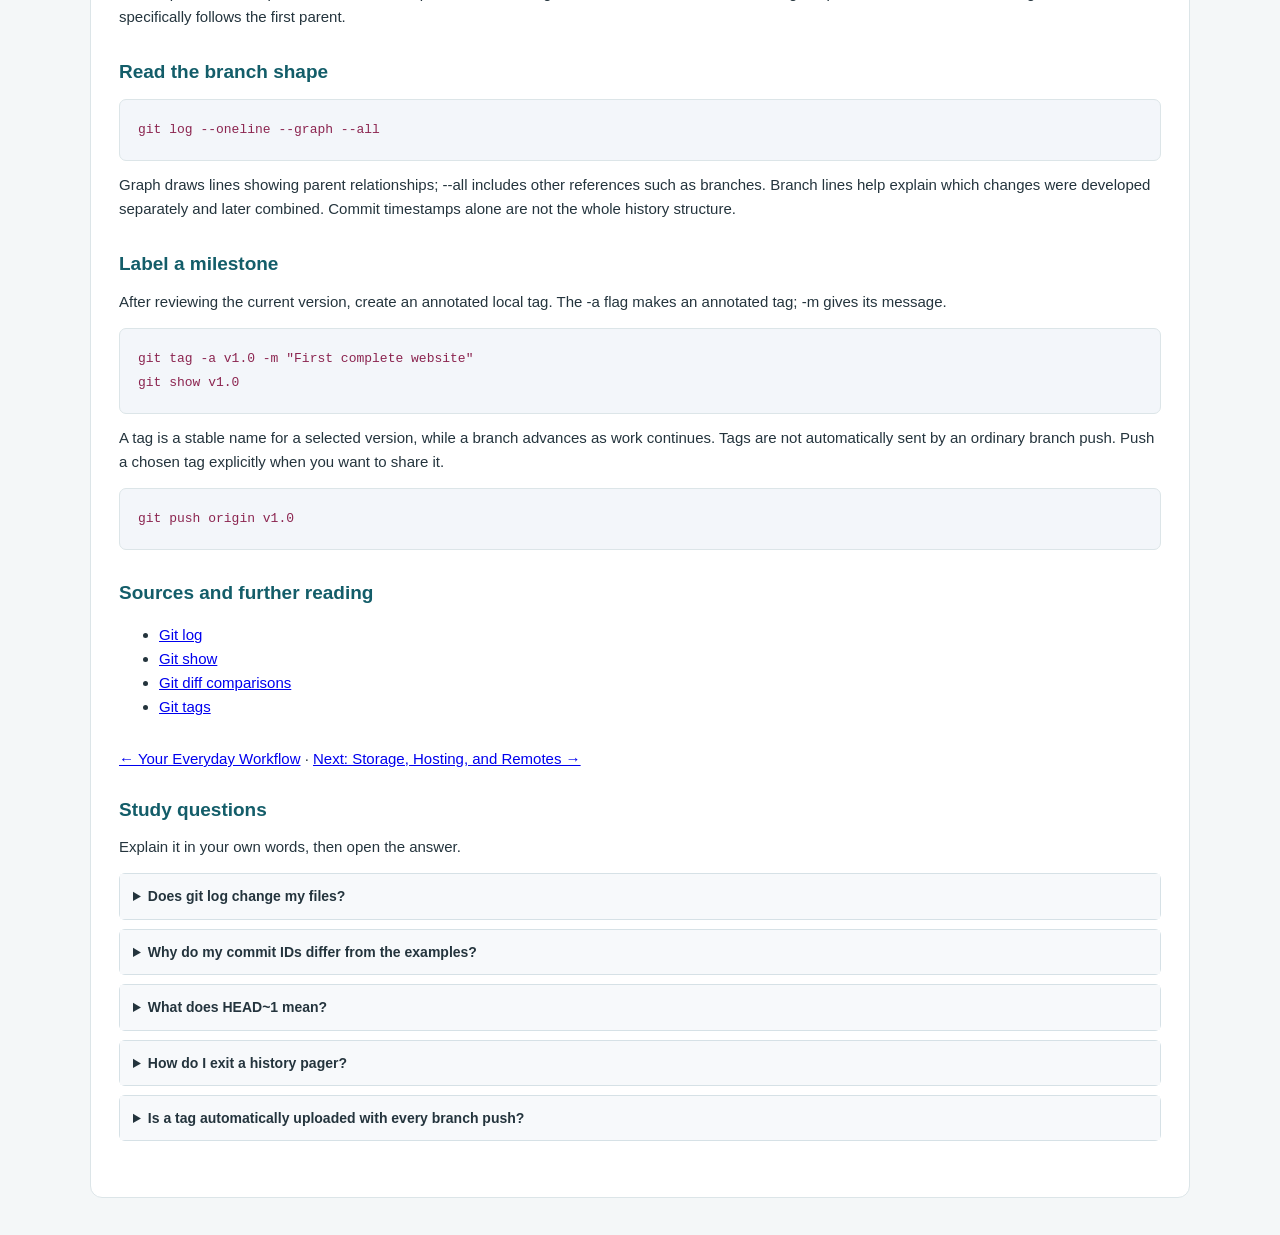
<file: 05-history/index.html>
<!doctype html>
<html lang="en">
  <head>
    <meta charset="UTF-8" />
    <meta name="viewport" content="width=device-width, initial-scale=1.0" />
    <title>Understanding History | Git &amp; Version Control Guide</title>
    <link rel="stylesheet" href="../css/styles.css" />
  </head>
  <body>
    <main class="lesson">
      <a class="back-link" href="../index.html">← All topics</a>
      <header>
        <p class="eyebrow">GIT &amp; VERSION CONTROL · REFERENCE</p>
        <h1>Understanding History</h1>
        <p>
          Read recorded versions, compare changes, and label milestones without
          altering your current files.
        </p>
      </header>
      <section>
        <h2>At a glance</h2>
        <div class="table-scroll">
          <table>
            <thead>
              <tr>
                <th scope="col">Term or command</th>
                <th scope="col">What it means</th>
                <th scope="col">When to use it</th>
              </tr>
            </thead>
            <tbody>
              <tr>
                <th scope="row">git log --oneline</th>
                <td>Lists commits with short IDs and messages.</td>
                <td>Scan recent history.</td>
              </tr>
              <tr>
                <th scope="row">git show HEAD</th>
                <td>Shows the current commit and its patch.</td>
                <td>Inspect what the latest commit introduced.</td>
              </tr>
              <tr>
                <th scope="row">HEAD</th>
                <td>
                  Usually identifies the commit at the tip of the current
                  branch.
                </td>
                <td>Use when referring to the current checked-out version.</td>
              </tr>
              <tr>
                <th scope="row">HEAD~1</th>
                <td>The first parent of the current commit.</td>
                <td>
                  Compare the most recent change in a simple linear history.
                </td>
              </tr>
              <tr>
                <th scope="row">git diff A B</th>
                <td>Compares two recorded versions.</td>
                <td>See what differs between chosen commits.</td>
              </tr>
              <tr>
                <th scope="row">git tag</th>
                <td>A named reference to a particular version.</td>
                <td>Label a release milestone.</td>
              </tr>
            </tbody>
          </table>
        </div>
      </section>
      <p class="note">
        Commands are examples, not an interactive terminal. Run them in your own
        learning repository after checking the prerequisites. Output, paths,
        commit IDs, and wording can vary. Host-specific instructions are
        labeled.
      </p>
      <section>
        <h2>Read the story so far</h2>
        <p>
          After the two commits in Start Here, run inside my-website. The IDs
          below are illustrative.
        </p>
        <h3>Commands</h3>
        <pre><code>git log --oneline</code></pre>
        <h3>Example output</h3>
        <div class="output">
          <pre><code>b2c3d4e Update homepage heading
a1b2c3d Create first webpage</code></pre>
        </div>
        <p>
          The first entry is newest. These are two snapshots of the same
          project, not two separately saved website folders. If the log opens a
          pager, press q to exit.
        </p>
      </section>
      <section>
        <h2>Inspect one version’s change</h2>
        <p>
          This example requires at least two commits. Neither command changes
          your files.
        </p>
        <h3>Commands</h3>
        <pre><code>git show HEAD -- index.html
git diff HEAD~1 HEAD -- index.html</code></pre>
        <h3>Example output</h3>
        <div class="output">
          <pre><code>-  &lt;h1&gt;My first version&lt;/h1&gt;
+  &lt;h1&gt;My updated website&lt;/h1&gt;</code></pre>
        </div>
        <p>
          The output is an excerpt. The double dash separates revision arguments
          from the filename. With merges, “previous commit” can be ambiguous;
          HEAD~1 specifically follows the first parent.
        </p>
      </section>
      <section>
        <h2>Read the branch shape</h2>
        <pre><code>git log --oneline --graph --all</code></pre>
        <p>
          Graph draws lines showing parent relationships; --all includes other
          references such as branches. Branch lines help explain which changes
          were developed separately and later combined. Commit timestamps alone
          are not the whole history structure.
        </p>
      </section>
      <section>
        <h2>Label a milestone</h2>
        <p>
          After reviewing the current version, create an annotated local tag.
          The -a flag makes an annotated tag; -m gives its message.
        </p>
        <pre><code>git tag -a v1.0 -m "First complete website"
git show v1.0</code></pre>
        <p>
          A tag is a stable name for a selected version, while a branch advances
          as work continues. Tags are not automatically sent by an ordinary
          branch push. Push a chosen tag explicitly when you want to share it.
        </p>
        <pre><code>git push origin v1.0</code></pre>
      </section>
      <section>
        <h2>Sources and further reading</h2>
        <ul>
          <li><a href="https://git-scm.com/docs/git-log">Git log</a></li>
          <li><a href="https://git-scm.com/docs/git-show">Git show</a></li>
          <li>
            <a href="https://git-scm.com/docs/git-diff">Git diff comparisons</a>
          </li>
          <li><a href="https://git-scm.com/docs/git-tag">Git tags</a></li>
        </ul>
      </section>
      <nav aria-label="Lesson navigation">
        <a href="../04-everyday-workflow/index.html"
          >← Your Everyday Workflow</a
        >
        ·
        <a href="../06-hosting-remotes/index.html"
          >Next: Storage, Hosting, and Remotes →</a
        >
      </nav>
      <section>
        <h2>Study questions</h2>
        <p>Explain it in your own words, then open the answer.</p>
        <details>
          <summary>Does git log change my files?</summary>
          <p>No. It displays history.</p>
        </details>
        <details>
          <summary>Why do my commit IDs differ from the examples?</summary>
          <p>
            IDs depend on commit content and metadata; the guide’s IDs are
            illustrations.
          </p>
        </details>
        <details>
          <summary>What does HEAD~1 mean?</summary>
          <p>The first parent of the current commit.</p>
        </details>
        <details>
          <summary>How do I exit a history pager?</summary>
          <p>Press q.</p>
        </details>
        <details>
          <summary>
            Is a tag automatically uploaded with every branch push?
          </summary>
          <p>No. Push the selected tag explicitly when needed.</p>
        </details>
      </section>
    </main>
  </body>
</html>
</file>
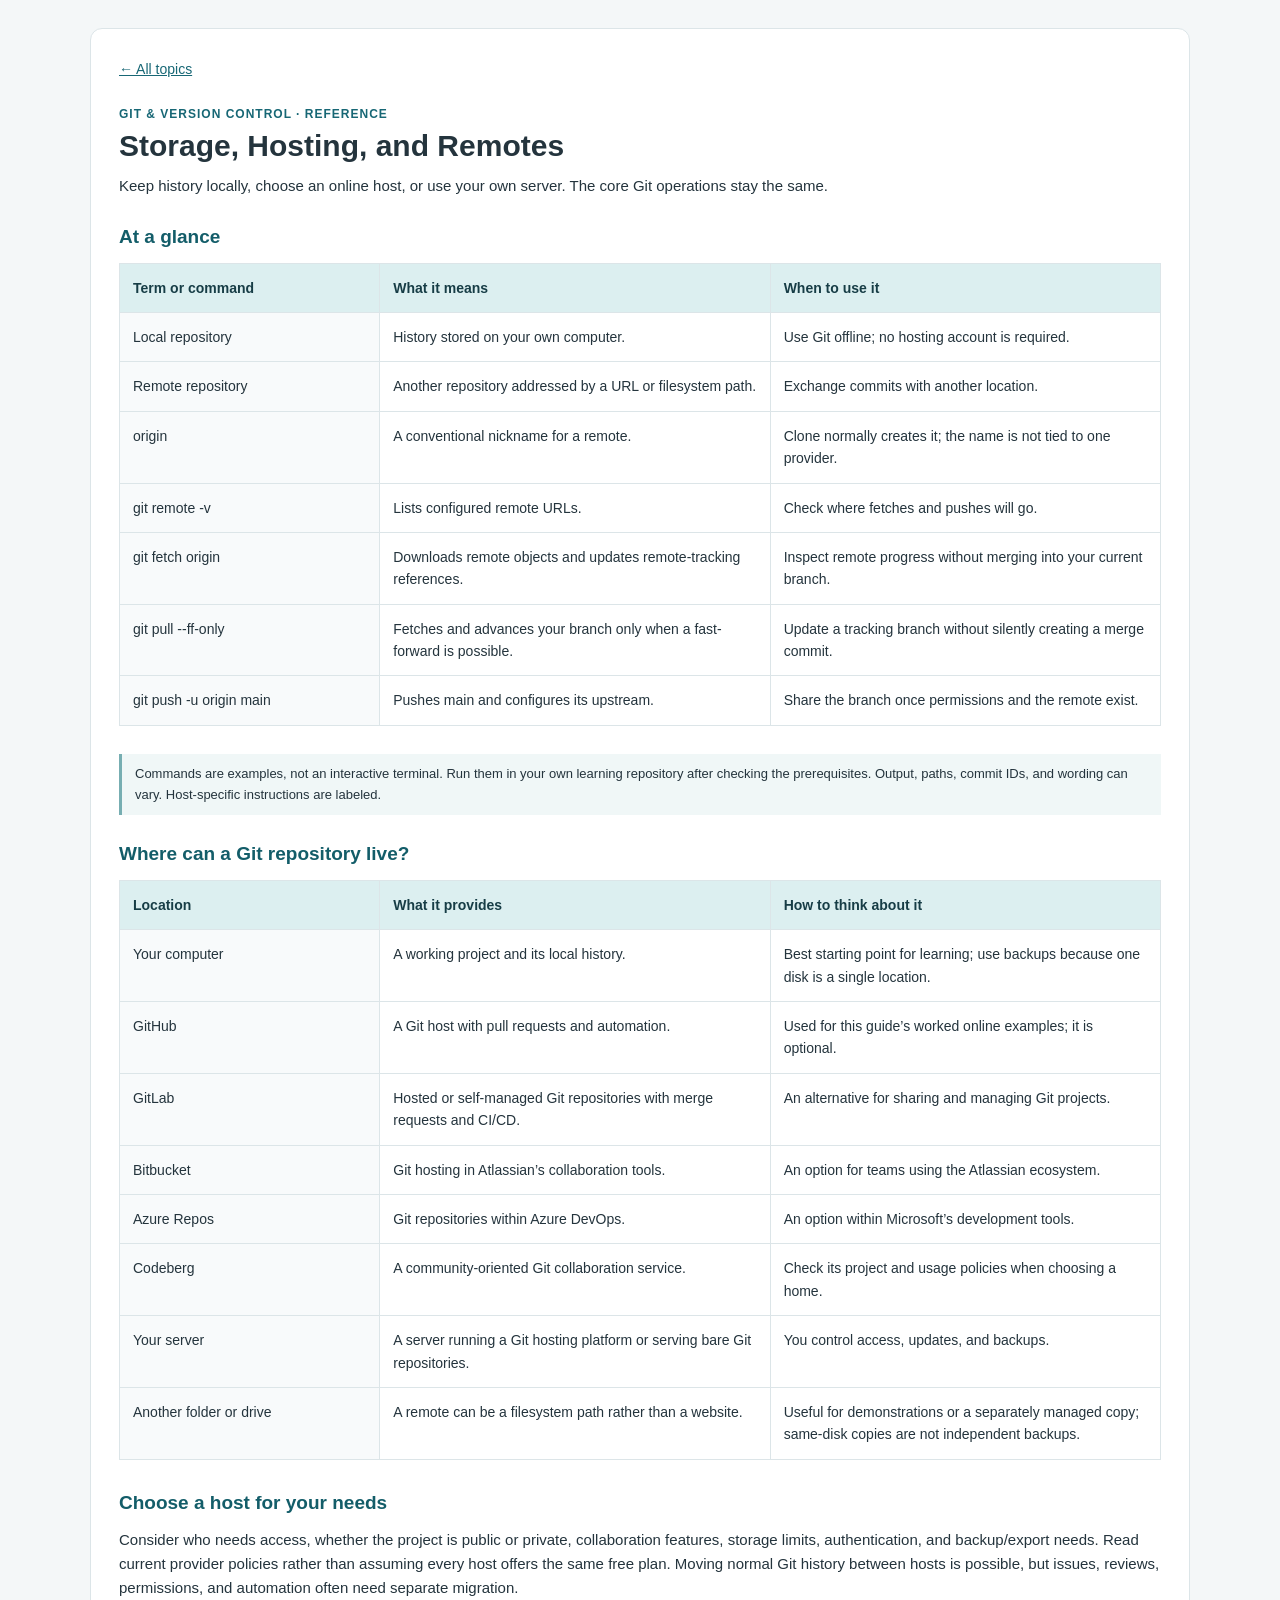
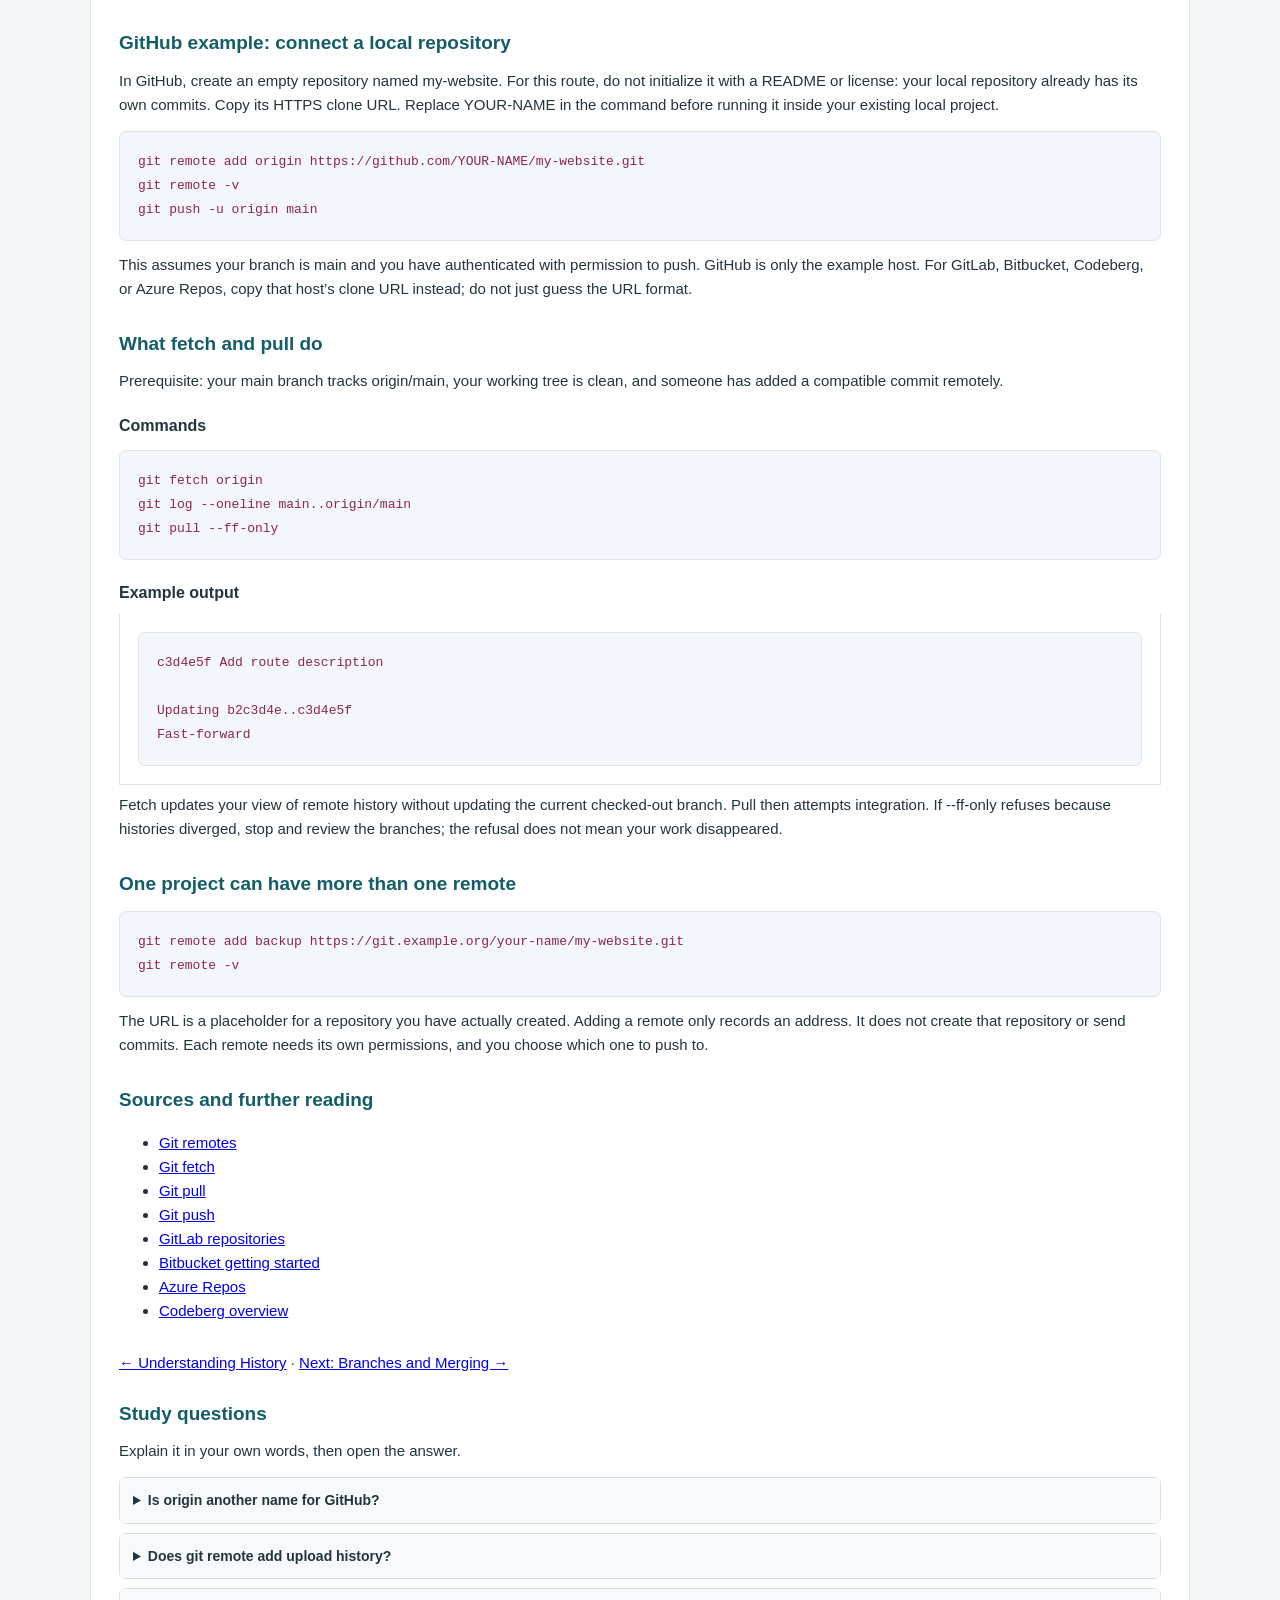
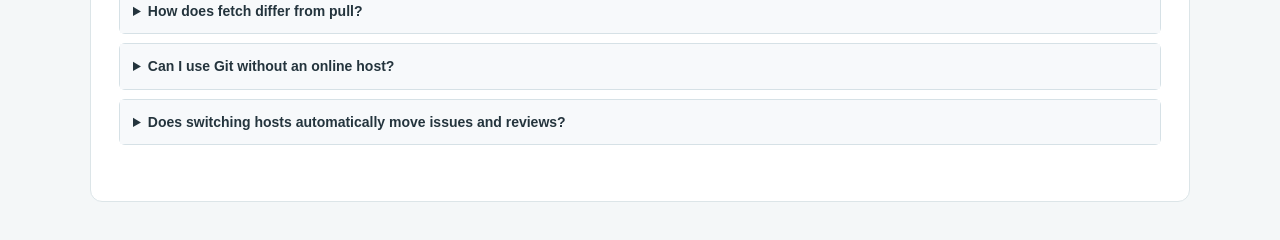
<file: 06-hosting-remotes/index.html>
<!doctype html>
<html lang="en">
  <head>
    <meta charset="UTF-8" />
    <meta name="viewport" content="width=device-width, initial-scale=1.0" />
    <title>
      Storage, Hosting, and Remotes | Git &amp; Version Control Guide
    </title>
    <link rel="stylesheet" href="../css/styles.css" />
  </head>
  <body>
    <main class="lesson">
      <a class="back-link" href="../index.html">← All topics</a>
      <header>
        <p class="eyebrow">GIT &amp; VERSION CONTROL · REFERENCE</p>
        <h1>Storage, Hosting, and Remotes</h1>
        <p>
          Keep history locally, choose an online host, or use your own server.
          The core Git operations stay the same.
        </p>
      </header>
      <section>
        <h2>At a glance</h2>
        <div class="table-scroll">
          <table>
            <thead>
              <tr>
                <th scope="col">Term or command</th>
                <th scope="col">What it means</th>
                <th scope="col">When to use it</th>
              </tr>
            </thead>
            <tbody>
              <tr>
                <th scope="row">Local repository</th>
                <td>History stored on your own computer.</td>
                <td>Use Git offline; no hosting account is required.</td>
              </tr>
              <tr>
                <th scope="row">Remote repository</th>
                <td>
                  Another repository addressed by a URL or filesystem path.
                </td>
                <td>Exchange commits with another location.</td>
              </tr>
              <tr>
                <th scope="row">origin</th>
                <td>A conventional nickname for a remote.</td>
                <td>
                  Clone normally creates it; the name is not tied to one
                  provider.
                </td>
              </tr>
              <tr>
                <th scope="row">git remote -v</th>
                <td>Lists configured remote URLs.</td>
                <td>Check where fetches and pushes will go.</td>
              </tr>
              <tr>
                <th scope="row">git fetch origin</th>
                <td>
                  Downloads remote objects and updates remote-tracking
                  references.
                </td>
                <td>
                  Inspect remote progress without merging into your current
                  branch.
                </td>
              </tr>
              <tr>
                <th scope="row">git pull --ff-only</th>
                <td>
                  Fetches and advances your branch only when a fast-forward is
                  possible.
                </td>
                <td>
                  Update a tracking branch without silently creating a merge
                  commit.
                </td>
              </tr>
              <tr>
                <th scope="row">git push -u origin main</th>
                <td>Pushes main and configures its upstream.</td>
                <td>Share the branch once permissions and the remote exist.</td>
              </tr>
            </tbody>
          </table>
        </div>
      </section>
      <p class="note">
        Commands are examples, not an interactive terminal. Run them in your own
        learning repository after checking the prerequisites. Output, paths,
        commit IDs, and wording can vary. Host-specific instructions are
        labeled.
      </p>
      <section>
        <h2>Where can a Git repository live?</h2>
        <div class="table-scroll">
          <table>
            <thead>
              <tr>
                <th scope="col">Location</th>
                <th scope="col">What it provides</th>
                <th scope="col">How to think about it</th>
              </tr>
            </thead>
            <tbody>
              <tr>
                <th scope="row">Your computer</th>
                <td>A working project and its local history.</td>
                <td>
                  Best starting point for learning; use backups because one disk
                  is a single location.
                </td>
              </tr>
              <tr>
                <th scope="row">GitHub</th>
                <td>A Git host with pull requests and automation.</td>
                <td>
                  Used for this guide’s worked online examples; it is optional.
                </td>
              </tr>
              <tr>
                <th scope="row">GitLab</th>
                <td>
                  Hosted or self-managed Git repositories with merge requests
                  and CI/CD.
                </td>
                <td>An alternative for sharing and managing Git projects.</td>
              </tr>
              <tr>
                <th scope="row">Bitbucket</th>
                <td>Git hosting in Atlassian’s collaboration tools.</td>
                <td>An option for teams using the Atlassian ecosystem.</td>
              </tr>
              <tr>
                <th scope="row">Azure Repos</th>
                <td>Git repositories within Azure DevOps.</td>
                <td>An option within Microsoft’s development tools.</td>
              </tr>
              <tr>
                <th scope="row">Codeberg</th>
                <td>A community-oriented Git collaboration service.</td>
                <td>
                  Check its project and usage policies when choosing a home.
                </td>
              </tr>
              <tr>
                <th scope="row">Your server</th>
                <td>
                  A server running a Git hosting platform or serving bare Git
                  repositories.
                </td>
                <td>You control access, updates, and backups.</td>
              </tr>
              <tr>
                <th scope="row">Another folder or drive</th>
                <td>
                  A remote can be a filesystem path rather than a website.
                </td>
                <td>
                  Useful for demonstrations or a separately managed copy;
                  same-disk copies are not independent backups.
                </td>
              </tr>
            </tbody>
          </table>
        </div>
      </section>
      <section>
        <h2>Choose a host for your needs</h2>
        <p>
          Consider who needs access, whether the project is public or private,
          collaboration features, storage limits, authentication, and
          backup/export needs. Read current provider policies rather than
          assuming every host offers the same free plan. Moving normal Git
          history between hosts is possible, but issues, reviews, permissions,
          and automation often need separate migration.
        </p>
      </section>
      <section>
        <h2>GitHub example: connect a local repository</h2>
        <p>
          In GitHub, create an empty repository named my-website. For this
          route, do not initialize it with a README or license: your local
          repository already has its own commits. Copy its HTTPS clone URL.
          Replace YOUR-NAME in the command before running it inside your
          existing local project.
        </p>
        <pre><code>git remote add origin https://github.com/YOUR-NAME/my-website.git
git remote -v
git push -u origin main</code></pre>
        <p>
          This assumes your branch is main and you have authenticated with
          permission to push. GitHub is only the example host. For GitLab,
          Bitbucket, Codeberg, or Azure Repos, copy that host’s clone URL
          instead; do not just guess the URL format.
        </p>
      </section>
      <section>
        <h2>What fetch and pull do</h2>
        <p>
          Prerequisite: your main branch tracks origin/main, your working tree
          is clean, and someone has added a compatible commit remotely.
        </p>
        <h3>Commands</h3>
        <pre><code>git fetch origin
git log --oneline main..origin/main
git pull --ff-only</code></pre>
        <h3>Example output</h3>
        <div class="output">
          <pre><code>c3d4e5f Add route description

Updating b2c3d4e..c3d4e5f
Fast-forward</code></pre>
        </div>
        <p>
          Fetch updates your view of remote history without updating the current
          checked-out branch. Pull then attempts integration. If --ff-only
          refuses because histories diverged, stop and review the branches; the
          refusal does not mean your work disappeared.
        </p>
      </section>
      <section>
        <h2>One project can have more than one remote</h2>
        <pre><code>git remote add backup https://git.example.org/your-name/my-website.git
git remote -v</code></pre>
        <p>
          The URL is a placeholder for a repository you have actually created.
          Adding a remote only records an address. It does not create that
          repository or send commits. Each remote needs its own permissions, and
          you choose which one to push to.
        </p>
      </section>
      <section>
        <h2>Sources and further reading</h2>
        <ul>
          <li><a href="https://git-scm.com/docs/git-remote">Git remotes</a></li>
          <li><a href="https://git-scm.com/docs/git-fetch">Git fetch</a></li>
          <li><a href="https://git-scm.com/docs/git-pull">Git pull</a></li>
          <li><a href="https://git-scm.com/docs/git-push">Git push</a></li>
          <li>
            <a href="https://docs.gitlab.com/user/project/repository/"
              >GitLab repositories</a
            >
          </li>
          <li>
            <a
              href="https://support.atlassian.com/bitbucket-cloud/docs/get-started-with-bitbucket-cloud/"
              >Bitbucket getting started</a
            >
          </li>
          <li>
            <a
              href="https://learn.microsoft.com/en-us/azure/devops/repos/get-started/what-is-repos"
              >Azure Repos</a
            >
          </li>
          <li>
            <a
              href="https://docs.codeberg.org/getting-started/what-is-codeberg/"
              >Codeberg overview</a
            >
          </li>
        </ul>
      </section>
      <nav aria-label="Lesson navigation">
        <a href="../05-history/index.html">← Understanding History</a> ·
        <a href="../07-branches/index.html">Next: Branches and Merging →</a>
      </nav>
      <section>
        <h2>Study questions</h2>
        <p>Explain it in your own words, then open the answer.</p>
        <details>
          <summary>Is origin another name for GitHub?</summary>
          <p>
            No. It is a conventional remote nickname that can point to many
            different hosts or locations.
          </p>
        </details>
        <details>
          <summary>Does git remote add upload history?</summary>
          <p>No. It records the address. Push sends commits.</p>
        </details>
        <details>
          <summary>How does fetch differ from pull?</summary>
          <p>
            Fetch updates remote-tracking information; pull fetches and
            integrates into the current branch.
          </p>
        </details>
        <details>
          <summary>Can I use Git without an online host?</summary>
          <p>Yes. Local commits and history work without one.</p>
        </details>
        <details>
          <summary>
            Does switching hosts automatically move issues and reviews?
          </summary>
          <p>
            No. Git history and hosting-platform metadata are different things.
          </p>
        </details>
      </section>
    </main>
  </body>
</html>
</file>
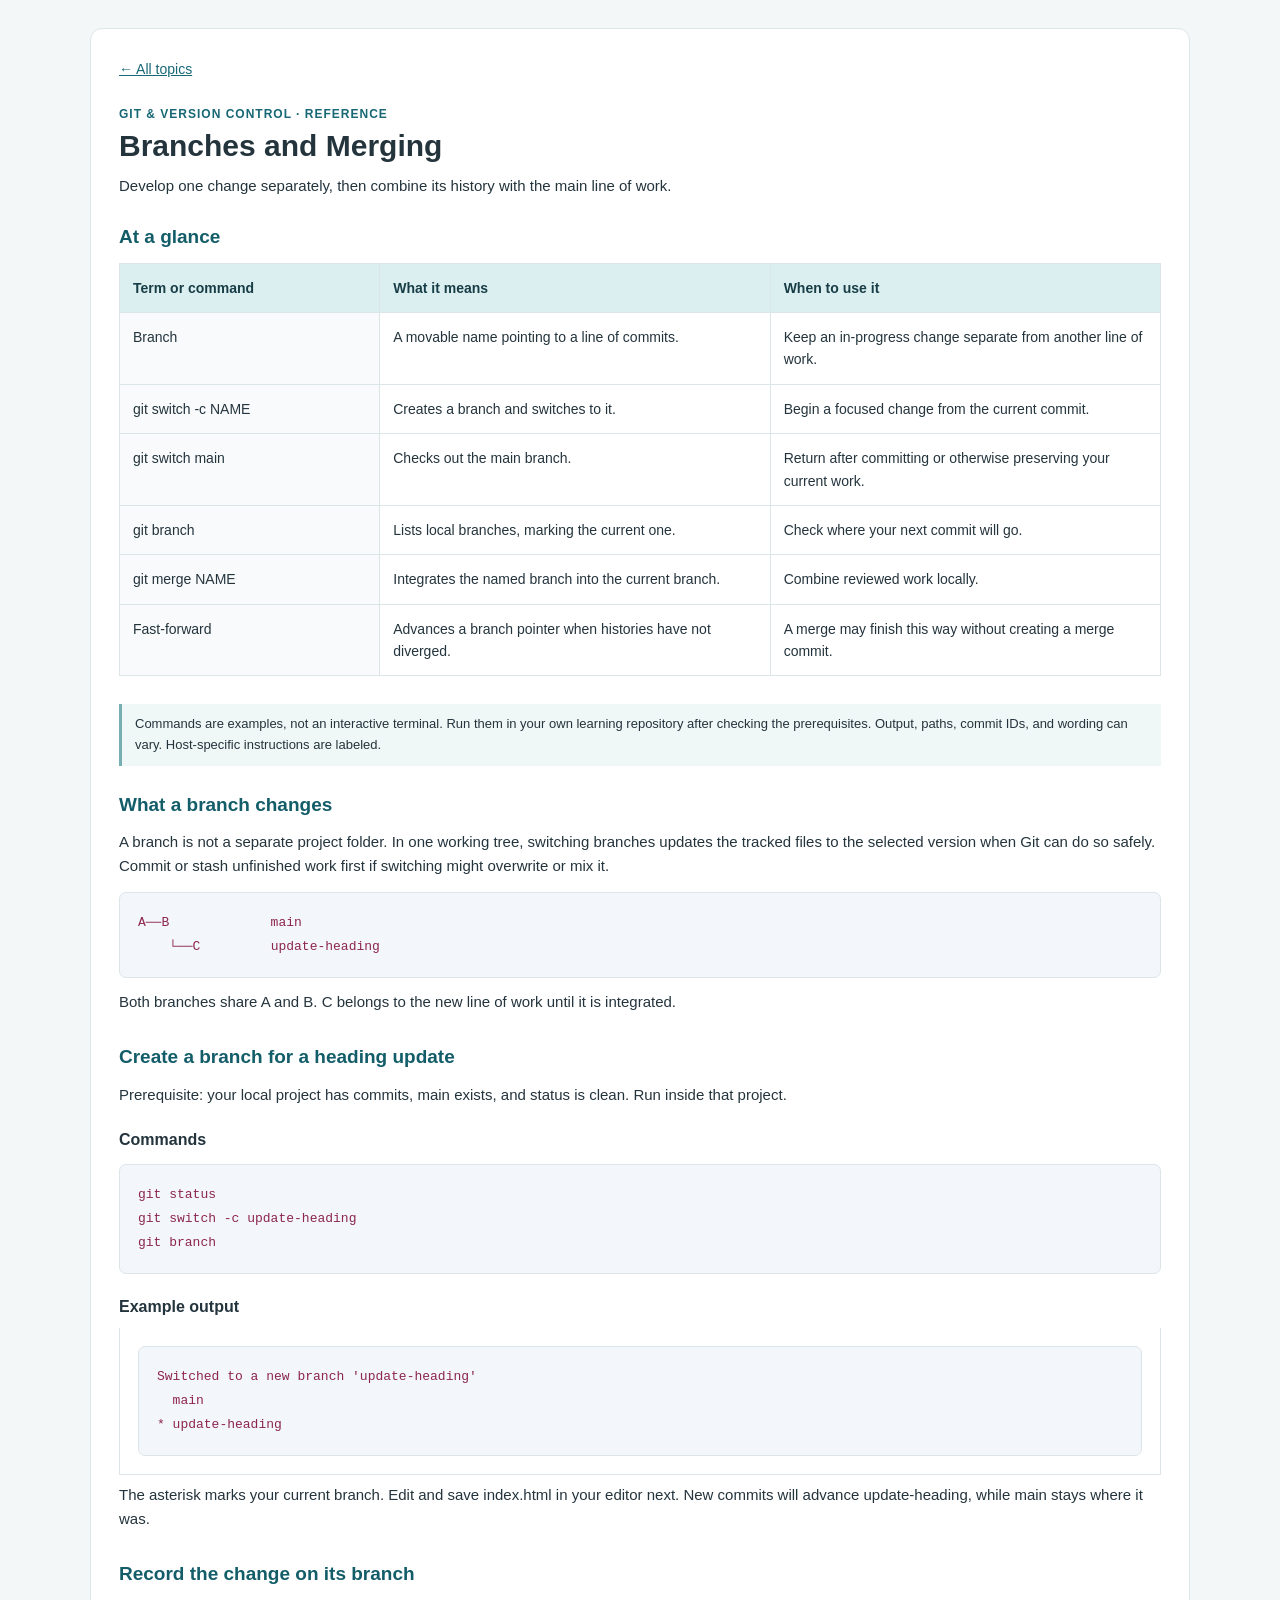
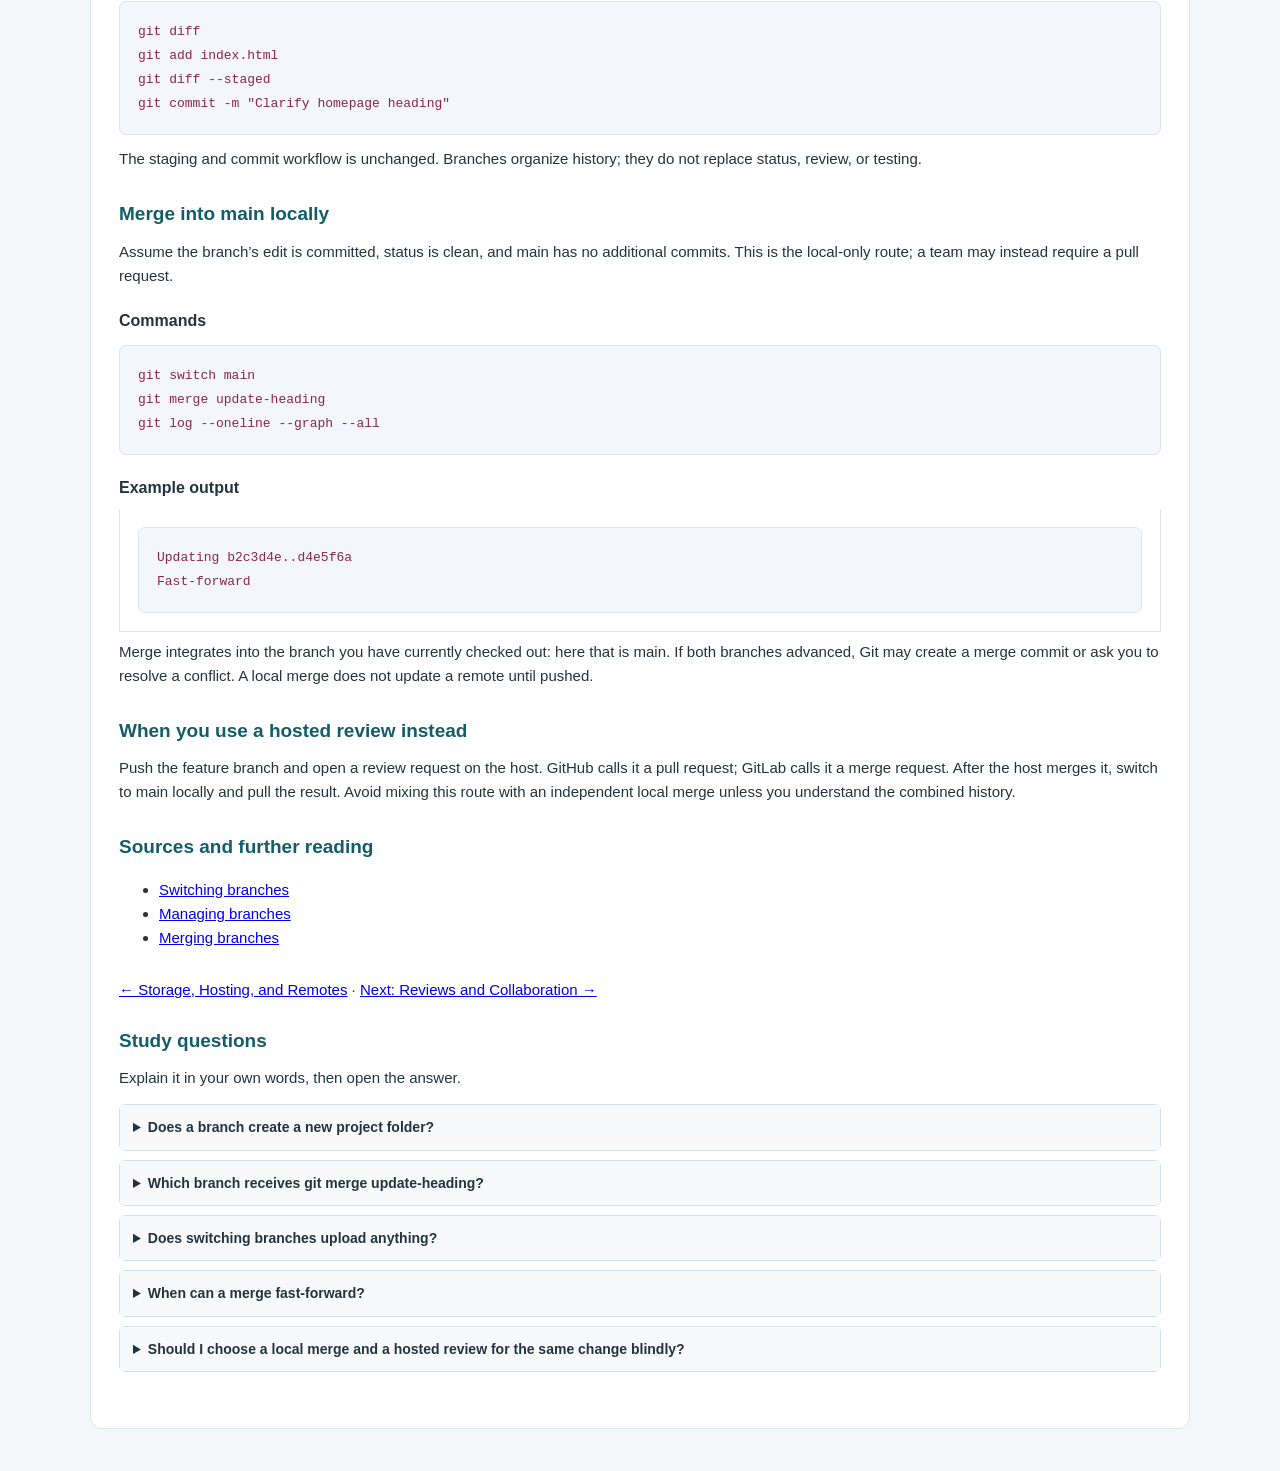
<file: 07-branches/index.html>
<!doctype html>
<html lang="en">
  <head>
    <meta charset="UTF-8" />
    <meta name="viewport" content="width=device-width, initial-scale=1.0" />
    <title>Branches and Merging | Git &amp; Version Control Guide</title>
    <link rel="stylesheet" href="../css/styles.css" />
  </head>
  <body>
    <main class="lesson">
      <a class="back-link" href="../index.html">← All topics</a>
      <header>
        <p class="eyebrow">GIT &amp; VERSION CONTROL · REFERENCE</p>
        <h1>Branches and Merging</h1>
        <p>
          Develop one change separately, then combine its history with the main
          line of work.
        </p>
      </header>
      <section>
        <h2>At a glance</h2>
        <div class="table-scroll">
          <table>
            <thead>
              <tr>
                <th scope="col">Term or command</th>
                <th scope="col">What it means</th>
                <th scope="col">When to use it</th>
              </tr>
            </thead>
            <tbody>
              <tr>
                <th scope="row">Branch</th>
                <td>A movable name pointing to a line of commits.</td>
                <td>
                  Keep an in-progress change separate from another line of work.
                </td>
              </tr>
              <tr>
                <th scope="row">git switch -c NAME</th>
                <td>Creates a branch and switches to it.</td>
                <td>Begin a focused change from the current commit.</td>
              </tr>
              <tr>
                <th scope="row">git switch main</th>
                <td>Checks out the main branch.</td>
                <td>
                  Return after committing or otherwise preserving your current
                  work.
                </td>
              </tr>
              <tr>
                <th scope="row">git branch</th>
                <td>Lists local branches, marking the current one.</td>
                <td>Check where your next commit will go.</td>
              </tr>
              <tr>
                <th scope="row">git merge NAME</th>
                <td>Integrates the named branch into the current branch.</td>
                <td>Combine reviewed work locally.</td>
              </tr>
              <tr>
                <th scope="row">Fast-forward</th>
                <td>
                  Advances a branch pointer when histories have not diverged.
                </td>
                <td>
                  A merge may finish this way without creating a merge commit.
                </td>
              </tr>
            </tbody>
          </table>
        </div>
      </section>
      <p class="note">
        Commands are examples, not an interactive terminal. Run them in your own
        learning repository after checking the prerequisites. Output, paths,
        commit IDs, and wording can vary. Host-specific instructions are
        labeled.
      </p>
      <section>
        <h2>What a branch changes</h2>
        <p>
          A branch is not a separate project folder. In one working tree,
          switching branches updates the tracked files to the selected version
          when Git can do so safely. Commit or stash unfinished work first if
          switching might overwrite or mix it.
        </p>
        <pre><code>A──B             main
    └──C         update-heading</code></pre>
        <p>
          Both branches share A and B. C belongs to the new line of work until
          it is integrated.
        </p>
      </section>
      <section>
        <h2>Create a branch for a heading update</h2>
        <p>
          Prerequisite: your local project has commits, main exists, and status
          is clean. Run inside that project.
        </p>
        <h3>Commands</h3>
        <pre><code>git status
git switch -c update-heading
git branch</code></pre>
        <h3>Example output</h3>
        <div class="output">
          <pre><code>Switched to a new branch 'update-heading'
  main
* update-heading</code></pre>
        </div>
        <p>
          The asterisk marks your current branch. Edit and save index.html in
          your editor next. New commits will advance update-heading, while main
          stays where it was.
        </p>
      </section>
      <section>
        <h2>Record the change on its branch</h2>
        <pre><code>git diff
git add index.html
git diff --staged
git commit -m "Clarify homepage heading"</code></pre>
        <p>
          The staging and commit workflow is unchanged. Branches organize
          history; they do not replace status, review, or testing.
        </p>
      </section>
      <section>
        <h2>Merge into main locally</h2>
        <p>
          Assume the branch’s edit is committed, status is clean, and main has
          no additional commits. This is the local-only route; a team may
          instead require a pull request.
        </p>
        <h3>Commands</h3>
        <pre><code>git switch main
git merge update-heading
git log --oneline --graph --all</code></pre>
        <h3>Example output</h3>
        <div class="output">
          <pre><code>Updating b2c3d4e..d4e5f6a
Fast-forward</code></pre>
        </div>
        <p>
          Merge integrates into the branch you have currently checked out: here
          that is main. If both branches advanced, Git may create a merge commit
          or ask you to resolve a conflict. A local merge does not update a
          remote until pushed.
        </p>
      </section>
      <section>
        <h2>When you use a hosted review instead</h2>
        <p>
          Push the feature branch and open a review request on the host. GitHub
          calls it a pull request; GitLab calls it a merge request. After the
          host merges it, switch to main locally and pull the result. Avoid
          mixing this route with an independent local merge unless you
          understand the combined history.
        </p>
      </section>
      <section>
        <h2>Sources and further reading</h2>
        <ul>
          <li>
            <a href="https://git-scm.com/docs/git-switch">Switching branches</a>
          </li>
          <li>
            <a href="https://git-scm.com/docs/git-branch">Managing branches</a>
          </li>
          <li>
            <a href="https://git-scm.com/docs/git-merge">Merging branches</a>
          </li>
        </ul>
      </section>
      <nav aria-label="Lesson navigation">
        <a href="../06-hosting-remotes/index.html"
          >← Storage, Hosting, and Remotes</a
        >
        ·
        <a href="../08-collaboration/index.html"
          >Next: Reviews and Collaboration →</a
        >
      </nav>
      <section>
        <h2>Study questions</h2>
        <p>Explain it in your own words, then open the answer.</p>
        <details>
          <summary>Does a branch create a new project folder?</summary>
          <p>No. It is a named reference within repository history.</p>
        </details>
        <details>
          <summary>Which branch receives git merge update-heading?</summary>
          <p>The currently checked-out branch.</p>
        </details>
        <details>
          <summary>Does switching branches upload anything?</summary>
          <p>No. Switching is local.</p>
        </details>
        <details>
          <summary>When can a merge fast-forward?</summary>
          <p>
            When the current branch can advance along the other branch’s history
            without divergent commits.
          </p>
        </details>
        <details>
          <summary>
            Should I choose a local merge and a hosted review for the same
            change blindly?
          </summary>
          <p>No. Follow the project’s workflow and synchronize the result.</p>
        </details>
      </section>
    </main>
  </body>
</html>
</file>
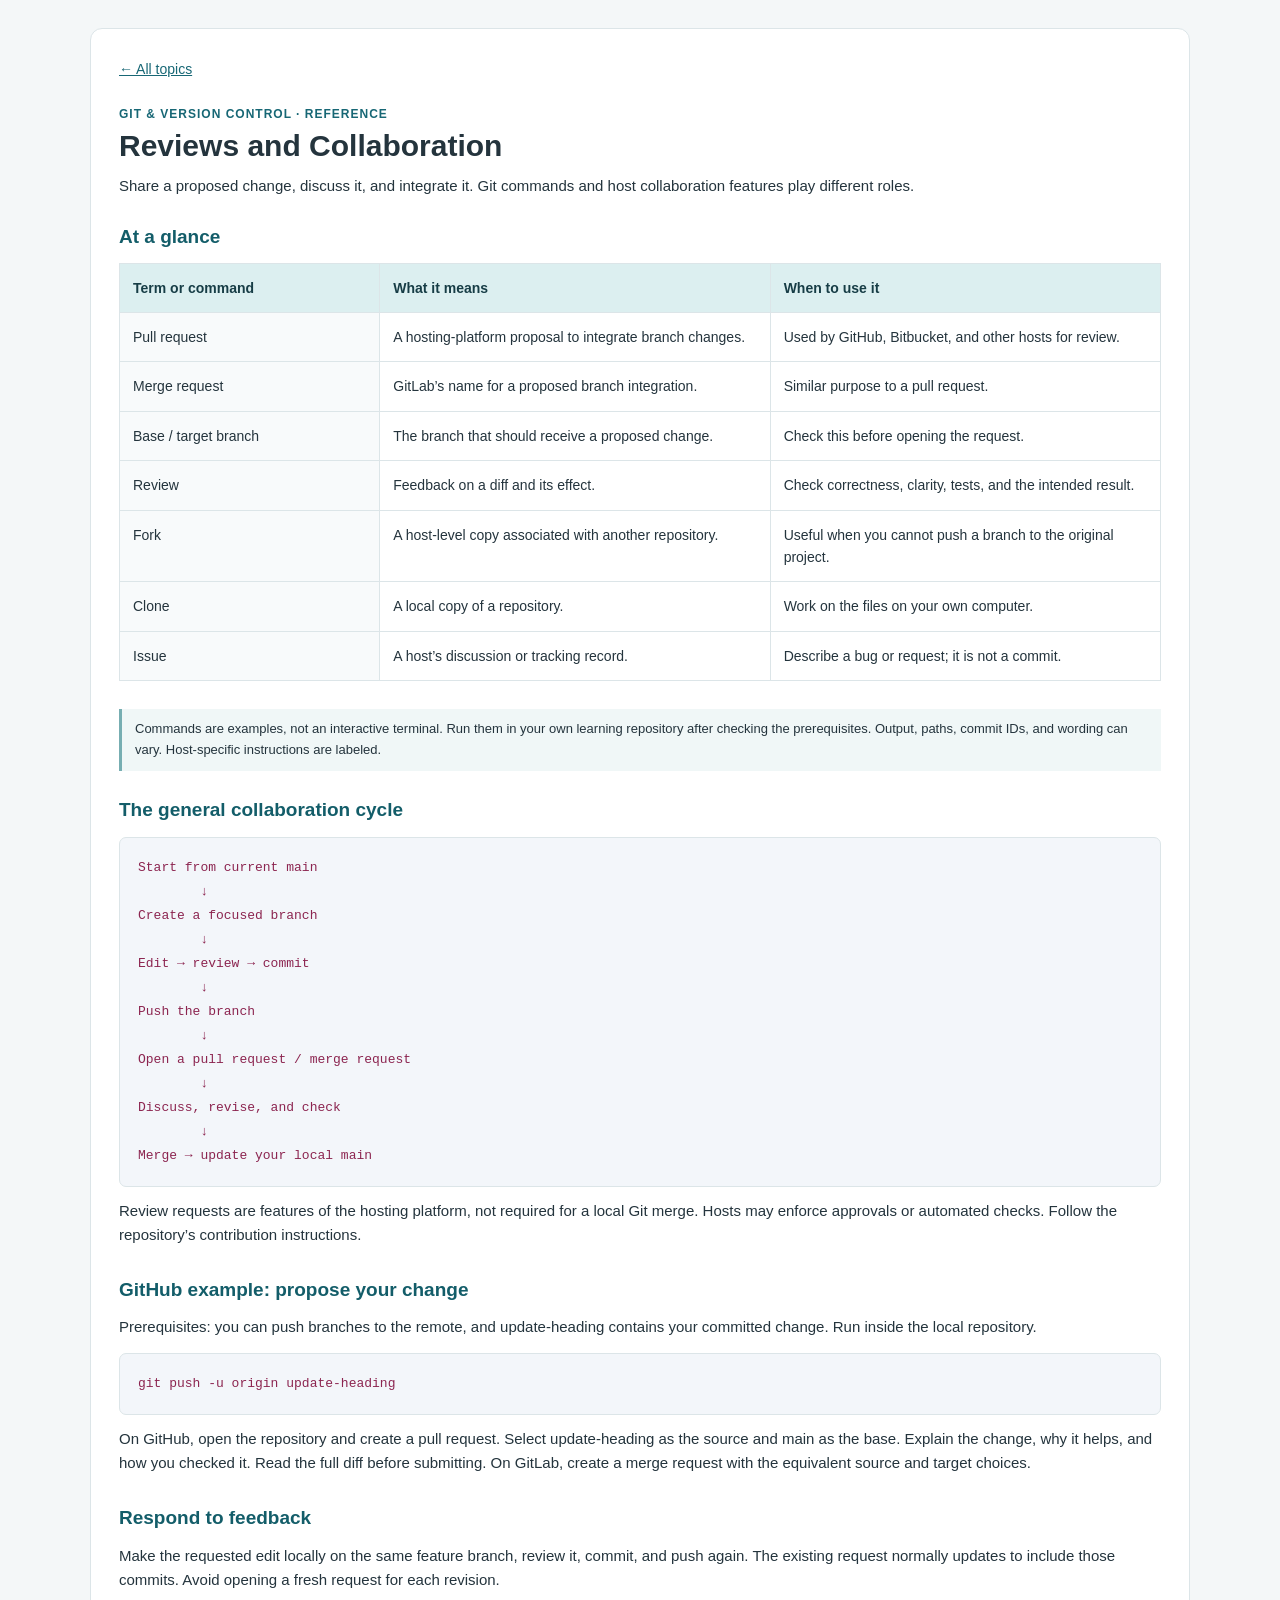
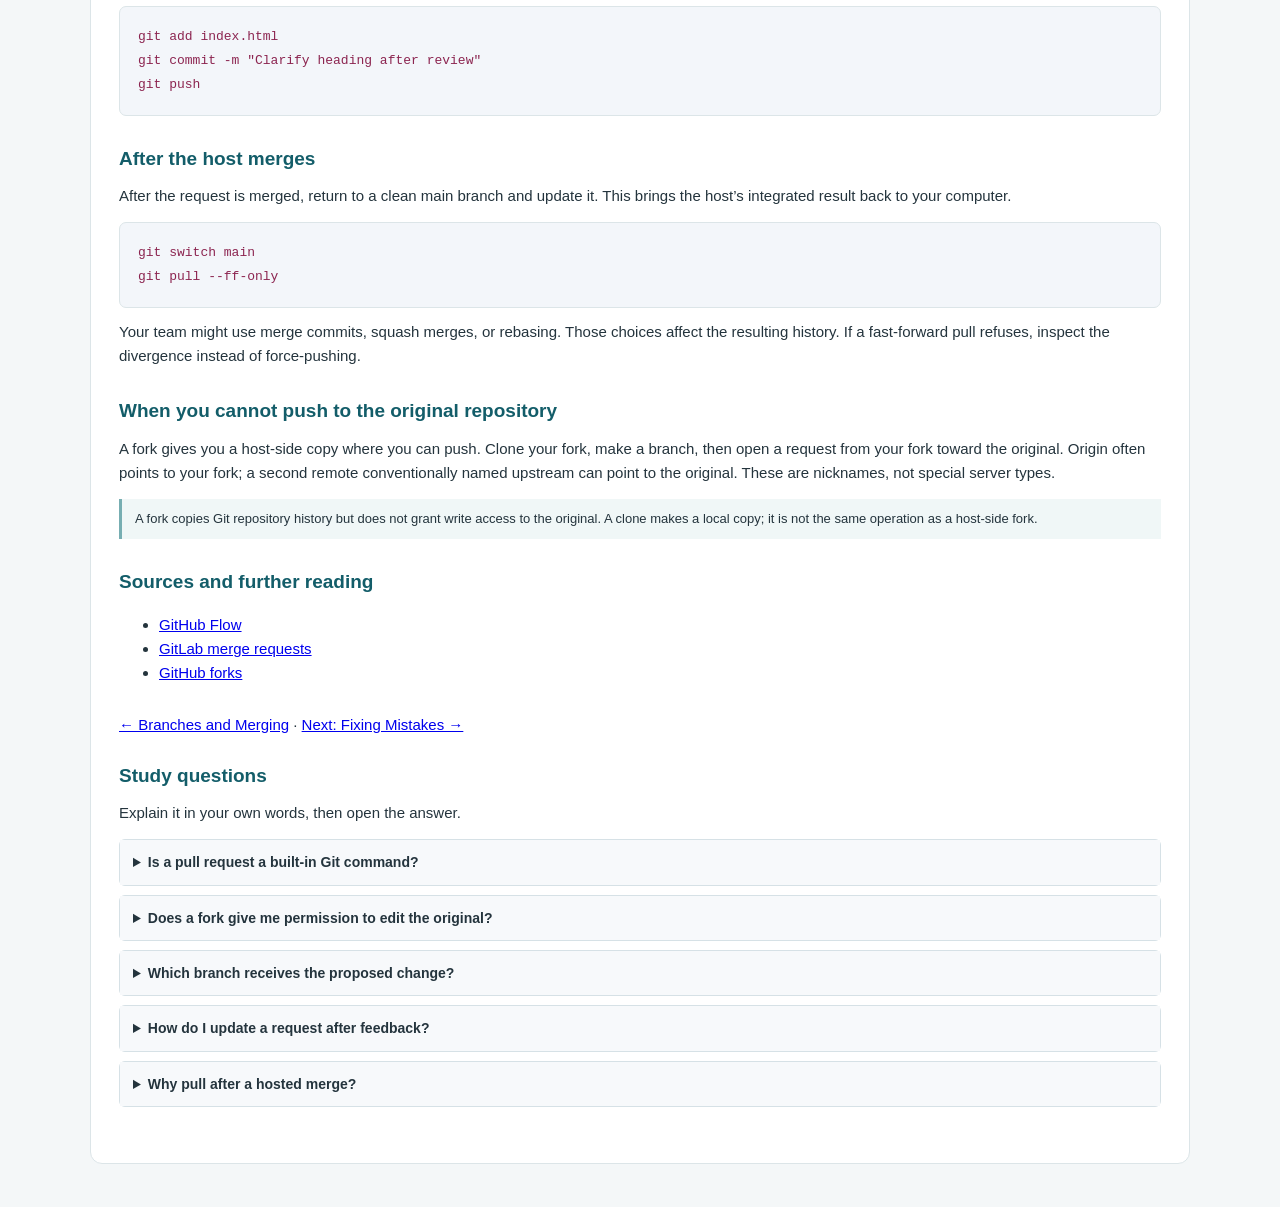
<file: 08-collaboration/index.html>
<!doctype html>
<html lang="en">
  <head>
    <meta charset="UTF-8" />
    <meta name="viewport" content="width=device-width, initial-scale=1.0" />
    <title>Reviews and Collaboration | Git &amp; Version Control Guide</title>
    <link rel="stylesheet" href="../css/styles.css" />
  </head>
  <body>
    <main class="lesson">
      <a class="back-link" href="../index.html">← All topics</a>
      <header>
        <p class="eyebrow">GIT &amp; VERSION CONTROL · REFERENCE</p>
        <h1>Reviews and Collaboration</h1>
        <p>
          Share a proposed change, discuss it, and integrate it. Git commands
          and host collaboration features play different roles.
        </p>
      </header>
      <section>
        <h2>At a glance</h2>
        <div class="table-scroll">
          <table>
            <thead>
              <tr>
                <th scope="col">Term or command</th>
                <th scope="col">What it means</th>
                <th scope="col">When to use it</th>
              </tr>
            </thead>
            <tbody>
              <tr>
                <th scope="row">Pull request</th>
                <td>
                  A hosting-platform proposal to integrate branch changes.
                </td>
                <td>Used by GitHub, Bitbucket, and other hosts for review.</td>
              </tr>
              <tr>
                <th scope="row">Merge request</th>
                <td>GitLab’s name for a proposed branch integration.</td>
                <td>Similar purpose to a pull request.</td>
              </tr>
              <tr>
                <th scope="row">Base / target branch</th>
                <td>The branch that should receive a proposed change.</td>
                <td>Check this before opening the request.</td>
              </tr>
              <tr>
                <th scope="row">Review</th>
                <td>Feedback on a diff and its effect.</td>
                <td>
                  Check correctness, clarity, tests, and the intended result.
                </td>
              </tr>
              <tr>
                <th scope="row">Fork</th>
                <td>A host-level copy associated with another repository.</td>
                <td>
                  Useful when you cannot push a branch to the original project.
                </td>
              </tr>
              <tr>
                <th scope="row">Clone</th>
                <td>A local copy of a repository.</td>
                <td>Work on the files on your own computer.</td>
              </tr>
              <tr>
                <th scope="row">Issue</th>
                <td>A host’s discussion or tracking record.</td>
                <td>Describe a bug or request; it is not a commit.</td>
              </tr>
            </tbody>
          </table>
        </div>
      </section>
      <p class="note">
        Commands are examples, not an interactive terminal. Run them in your own
        learning repository after checking the prerequisites. Output, paths,
        commit IDs, and wording can vary. Host-specific instructions are
        labeled.
      </p>
      <section>
        <h2>The general collaboration cycle</h2>
        <pre><code>Start from current main
        ↓
Create a focused branch
        ↓
Edit → review → commit
        ↓
Push the branch
        ↓
Open a pull request / merge request
        ↓
Discuss, revise, and check
        ↓
Merge → update your local main</code></pre>
        <p>
          Review requests are features of the hosting platform, not required for
          a local Git merge. Hosts may enforce approvals or automated checks.
          Follow the repository’s contribution instructions.
        </p>
      </section>
      <section>
        <h2>GitHub example: propose your change</h2>
        <p>
          Prerequisites: you can push branches to the remote, and update-heading
          contains your committed change. Run inside the local repository.
        </p>
        <pre><code>git push -u origin update-heading</code></pre>
        <p>
          On GitHub, open the repository and create a pull request. Select
          update-heading as the source and main as the base. Explain the change,
          why it helps, and how you checked it. Read the full diff before
          submitting. On GitLab, create a merge request with the equivalent
          source and target choices.
        </p>
      </section>
      <section>
        <h2>Respond to feedback</h2>
        <p>
          Make the requested edit locally on the same feature branch, review it,
          commit, and push again. The existing request normally updates to
          include those commits. Avoid opening a fresh request for each
          revision.
        </p>
        <pre><code>git add index.html
git commit -m "Clarify heading after review"
git push</code></pre>
      </section>
      <section>
        <h2>After the host merges</h2>
        <p>
          After the request is merged, return to a clean main branch and update
          it. This brings the host’s integrated result back to your computer.
        </p>
        <pre><code>git switch main
git pull --ff-only</code></pre>
        <p>
          Your team might use merge commits, squash merges, or rebasing. Those
          choices affect the resulting history. If a fast-forward pull refuses,
          inspect the divergence instead of force-pushing.
        </p>
      </section>
      <section>
        <h2>When you cannot push to the original repository</h2>
        <p>
          A fork gives you a host-side copy where you can push. Clone your fork,
          make a branch, then open a request from your fork toward the original.
          Origin often points to your fork; a second remote conventionally named
          upstream can point to the original. These are nicknames, not special
          server types.
        </p>
        <p class="note">
          A fork copies Git repository history but does not grant write access
          to the original. A clone makes a local copy; it is not the same
          operation as a host-side fork.
        </p>
      </section>
      <section>
        <h2>Sources and further reading</h2>
        <ul>
          <li>
            <a
              href="https://docs.github.com/en/get-started/using-github/github-flow"
              >GitHub Flow</a
            >
          </li>
          <li>
            <a href="https://docs.gitlab.com/user/project/merge_requests/"
              >GitLab merge requests</a
            >
          </li>
          <li>
            <a
              href="https://docs.github.com/en/pull-requests/collaborating-with-pull-requests/working-with-forks/about-forks"
              >GitHub forks</a
            >
          </li>
        </ul>
      </section>
      <nav aria-label="Lesson navigation">
        <a href="../07-branches/index.html">← Branches and Merging</a> ·
        <a href="../09-fixing-mistakes/index.html">Next: Fixing Mistakes →</a>
      </nav>
      <section>
        <h2>Study questions</h2>
        <p>Explain it in your own words, then open the answer.</p>
        <details>
          <summary>Is a pull request a built-in Git command?</summary>
          <p>No. It is a hosting-platform collaboration feature.</p>
        </details>
        <details>
          <summary>
            Does a fork give me permission to edit the original?
          </summary>
          <p>No. You work in your fork and propose changes to the original.</p>
        </details>
        <details>
          <summary>Which branch receives the proposed change?</summary>
          <p>The base or target branch.</p>
        </details>
        <details>
          <summary>How do I update a request after feedback?</summary>
          <p>Commit and push further changes on its existing source branch.</p>
        </details>
        <details>
          <summary>Why pull after a hosted merge?</summary>
          <p>
            The remote has an integrated version your local main may not yet
            contain.
          </p>
        </details>
      </section>
    </main>
  </body>
</html>
</file>
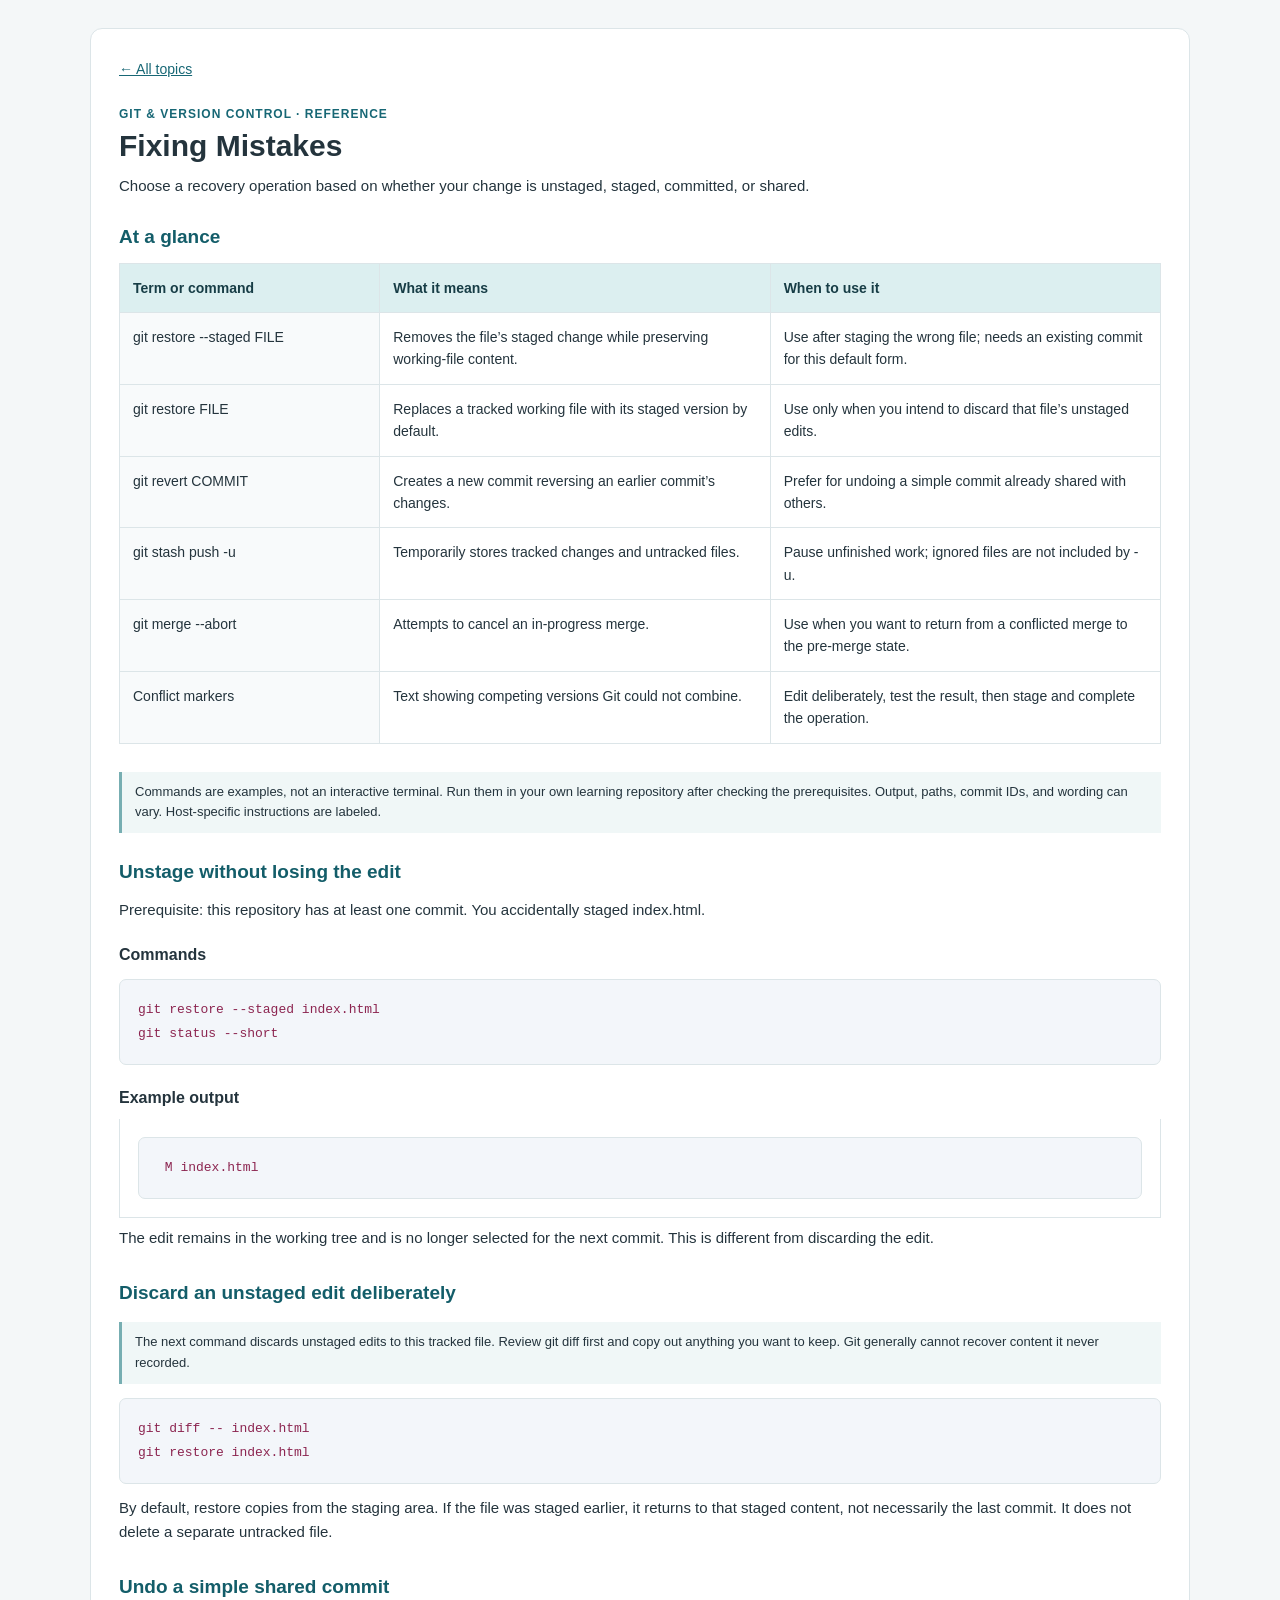
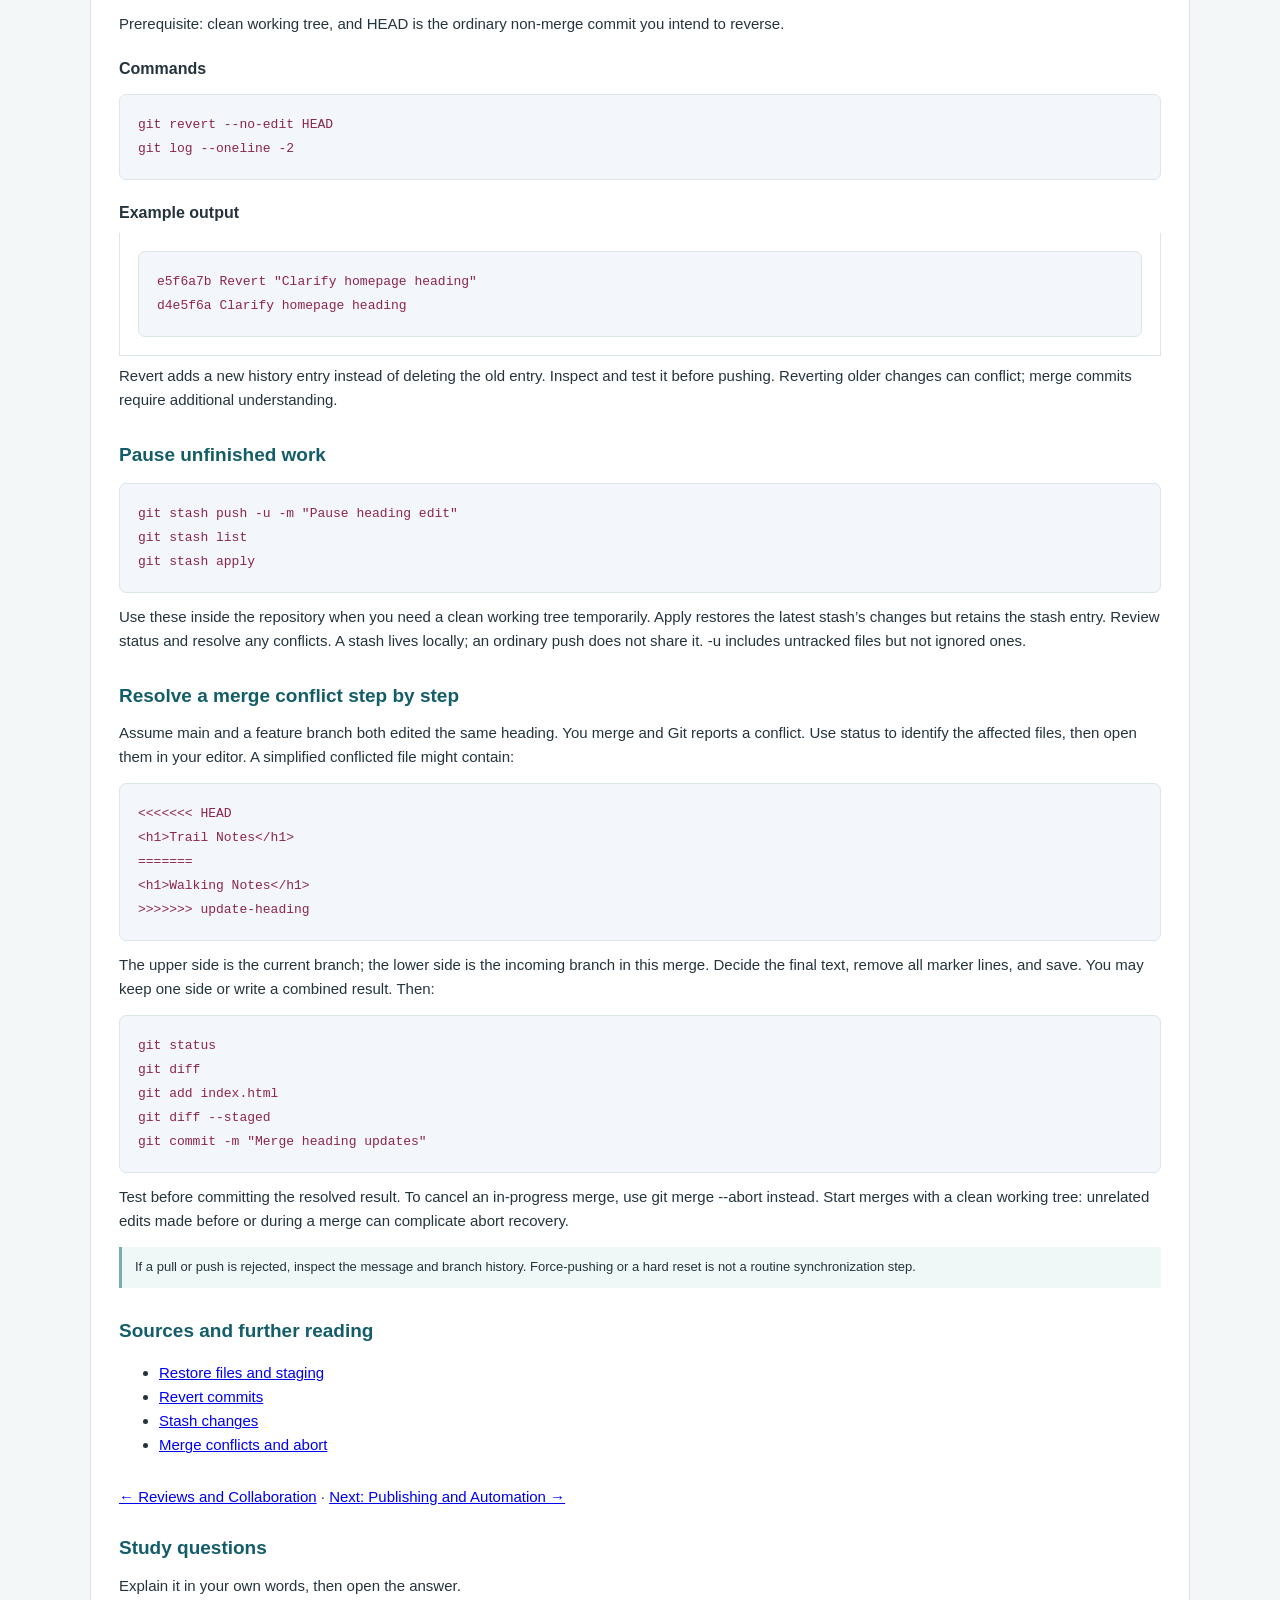
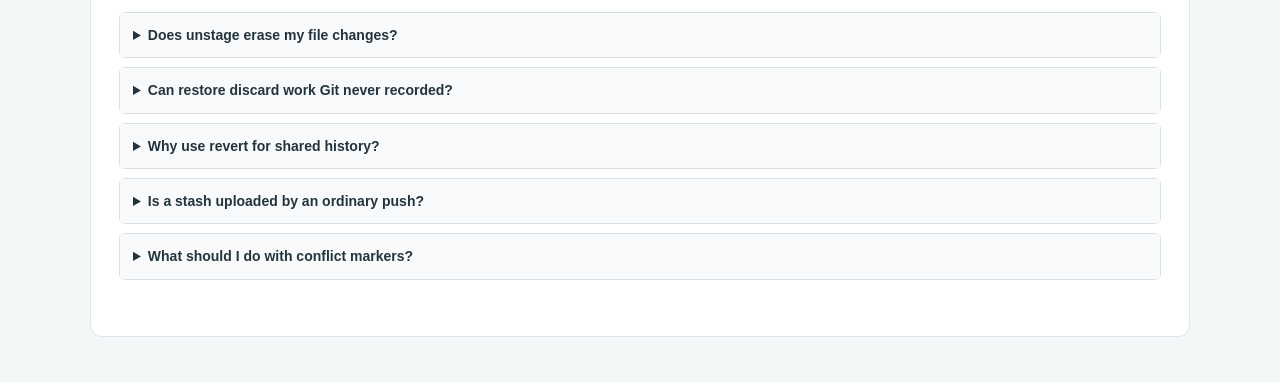
<file: 09-fixing-mistakes/index.html>
<!doctype html>
<html lang="en">
  <head>
    <meta charset="UTF-8" />
    <meta name="viewport" content="width=device-width, initial-scale=1.0" />
    <title>Fixing Mistakes | Git &amp; Version Control Guide</title>
    <link rel="stylesheet" href="../css/styles.css" />
  </head>
  <body>
    <main class="lesson">
      <a class="back-link" href="../index.html">← All topics</a>
      <header>
        <p class="eyebrow">GIT &amp; VERSION CONTROL · REFERENCE</p>
        <h1>Fixing Mistakes</h1>
        <p>
          Choose a recovery operation based on whether your change is unstaged,
          staged, committed, or shared.
        </p>
      </header>
      <section>
        <h2>At a glance</h2>
        <div class="table-scroll">
          <table>
            <thead>
              <tr>
                <th scope="col">Term or command</th>
                <th scope="col">What it means</th>
                <th scope="col">When to use it</th>
              </tr>
            </thead>
            <tbody>
              <tr>
                <th scope="row">git restore --staged FILE</th>
                <td>
                  Removes the file’s staged change while preserving working-file
                  content.
                </td>
                <td>
                  Use after staging the wrong file; needs an existing commit for
                  this default form.
                </td>
              </tr>
              <tr>
                <th scope="row">git restore FILE</th>
                <td>
                  Replaces a tracked working file with its staged version by
                  default.
                </td>
                <td>
                  Use only when you intend to discard that file’s unstaged
                  edits.
                </td>
              </tr>
              <tr>
                <th scope="row">git revert COMMIT</th>
                <td>
                  Creates a new commit reversing an earlier commit’s changes.
                </td>
                <td>
                  Prefer for undoing a simple commit already shared with others.
                </td>
              </tr>
              <tr>
                <th scope="row">git stash push -u</th>
                <td>Temporarily stores tracked changes and untracked files.</td>
                <td>
                  Pause unfinished work; ignored files are not included by -u.
                </td>
              </tr>
              <tr>
                <th scope="row">git merge --abort</th>
                <td>Attempts to cancel an in-progress merge.</td>
                <td>
                  Use when you want to return from a conflicted merge to the
                  pre-merge state.
                </td>
              </tr>
              <tr>
                <th scope="row">Conflict markers</th>
                <td>Text showing competing versions Git could not combine.</td>
                <td>
                  Edit deliberately, test the result, then stage and complete
                  the operation.
                </td>
              </tr>
            </tbody>
          </table>
        </div>
      </section>
      <p class="note">
        Commands are examples, not an interactive terminal. Run them in your own
        learning repository after checking the prerequisites. Output, paths,
        commit IDs, and wording can vary. Host-specific instructions are
        labeled.
      </p>
      <section>
        <h2>Unstage without losing the edit</h2>
        <p>
          Prerequisite: this repository has at least one commit. You
          accidentally staged index.html.
        </p>
        <h3>Commands</h3>
        <pre><code>git restore --staged index.html
git status --short</code></pre>
        <h3>Example output</h3>
        <div class="output">
          <pre><code> M index.html</code></pre>
        </div>
        <p>
          The edit remains in the working tree and is no longer selected for the
          next commit. This is different from discarding the edit.
        </p>
      </section>
      <section>
        <h2>Discard an unstaged edit deliberately</h2>
        <p class="note">
          The next command discards unstaged edits to this tracked file. Review
          git diff first and copy out anything you want to keep. Git generally
          cannot recover content it never recorded.
        </p>
        <pre><code>git diff -- index.html
git restore index.html</code></pre>
        <p>
          By default, restore copies from the staging area. If the file was
          staged earlier, it returns to that staged content, not necessarily the
          last commit. It does not delete a separate untracked file.
        </p>
      </section>
      <section>
        <h2>Undo a simple shared commit</h2>
        <p>
          Prerequisite: clean working tree, and HEAD is the ordinary non-merge
          commit you intend to reverse.
        </p>
        <h3>Commands</h3>
        <pre><code>git revert --no-edit HEAD
git log --oneline -2</code></pre>
        <h3>Example output</h3>
        <div class="output">
          <pre><code>e5f6a7b Revert "Clarify homepage heading"
d4e5f6a Clarify homepage heading</code></pre>
        </div>
        <p>
          Revert adds a new history entry instead of deleting the old entry.
          Inspect and test it before pushing. Reverting older changes can
          conflict; merge commits require additional understanding.
        </p>
      </section>
      <section>
        <h2>Pause unfinished work</h2>
        <pre><code>git stash push -u -m "Pause heading edit"
git stash list
git stash apply</code></pre>
        <p>
          Use these inside the repository when you need a clean working tree
          temporarily. Apply restores the latest stash’s changes but retains the
          stash entry. Review status and resolve any conflicts. A stash lives
          locally; an ordinary push does not share it. -u includes untracked
          files but not ignored ones.
        </p>
      </section>
      <section>
        <h2>Resolve a merge conflict step by step</h2>
        <p>
          Assume main and a feature branch both edited the same heading. You
          merge and Git reports a conflict. Use status to identify the affected
          files, then open them in your editor. A simplified conflicted file
          might contain:
        </p>
        <pre><code>&lt;&lt;&lt;&lt;&lt;&lt;&lt; HEAD
&lt;h1&gt;Trail Notes&lt;/h1&gt;
=======
&lt;h1&gt;Walking Notes&lt;/h1&gt;
&gt;&gt;&gt;&gt;&gt;&gt;&gt; update-heading</code></pre>
        <p>
          The upper side is the current branch; the lower side is the incoming
          branch in this merge. Decide the final text, remove all marker lines,
          and save. You may keep one side or write a combined result. Then:
        </p>
        <pre><code>git status
git diff
git add index.html
git diff --staged
git commit -m "Merge heading updates"</code></pre>
        <p>
          Test before committing the resolved result. To cancel an in-progress
          merge, use git merge --abort instead. Start merges with a clean
          working tree: unrelated edits made before or during a merge can
          complicate abort recovery.
        </p>
        <p class="note">
          If a pull or push is rejected, inspect the message and branch history.
          Force-pushing or a hard reset is not a routine synchronization step.
        </p>
      </section>
      <section>
        <h2>Sources and further reading</h2>
        <ul>
          <li>
            <a href="https://git-scm.com/docs/git-restore"
              >Restore files and staging</a
            >
          </li>
          <li>
            <a href="https://git-scm.com/docs/git-revert">Revert commits</a>
          </li>
          <li>
            <a href="https://git-scm.com/docs/git-stash">Stash changes</a>
          </li>
          <li>
            <a href="https://git-scm.com/docs/git-merge"
              >Merge conflicts and abort</a
            >
          </li>
        </ul>
      </section>
      <nav aria-label="Lesson navigation">
        <a href="../08-collaboration/index.html">← Reviews and Collaboration</a>
        ·
        <a href="../10-publishing/index.html"
          >Next: Publishing and Automation →</a
        >
      </nav>
      <section>
        <h2>Study questions</h2>
        <p>Explain it in your own words, then open the answer.</p>
        <details>
          <summary>Does unstage erase my file changes?</summary>
          <p>No. Restore --staged preserves working-tree edits.</p>
        </details>
        <details>
          <summary>Can restore discard work Git never recorded?</summary>
          <p>
            Yes. Restoring a tracked file can overwrite unstaged edits, which
            Git may not be able to recover.
          </p>
        </details>
        <details>
          <summary>Why use revert for shared history?</summary>
          <p>
            It records a new reversing commit rather than rewriting the
            published sequence.
          </p>
        </details>
        <details>
          <summary>Is a stash uploaded by an ordinary push?</summary>
          <p>No. It is local temporary storage.</p>
        </details>
        <details>
          <summary>What should I do with conflict markers?</summary>
          <p>
            Read both versions, choose the intended final content, remove
            markers, save, test, stage, and complete the merge.
          </p>
        </details>
      </section>
    </main>
  </body>
</html>
</file>
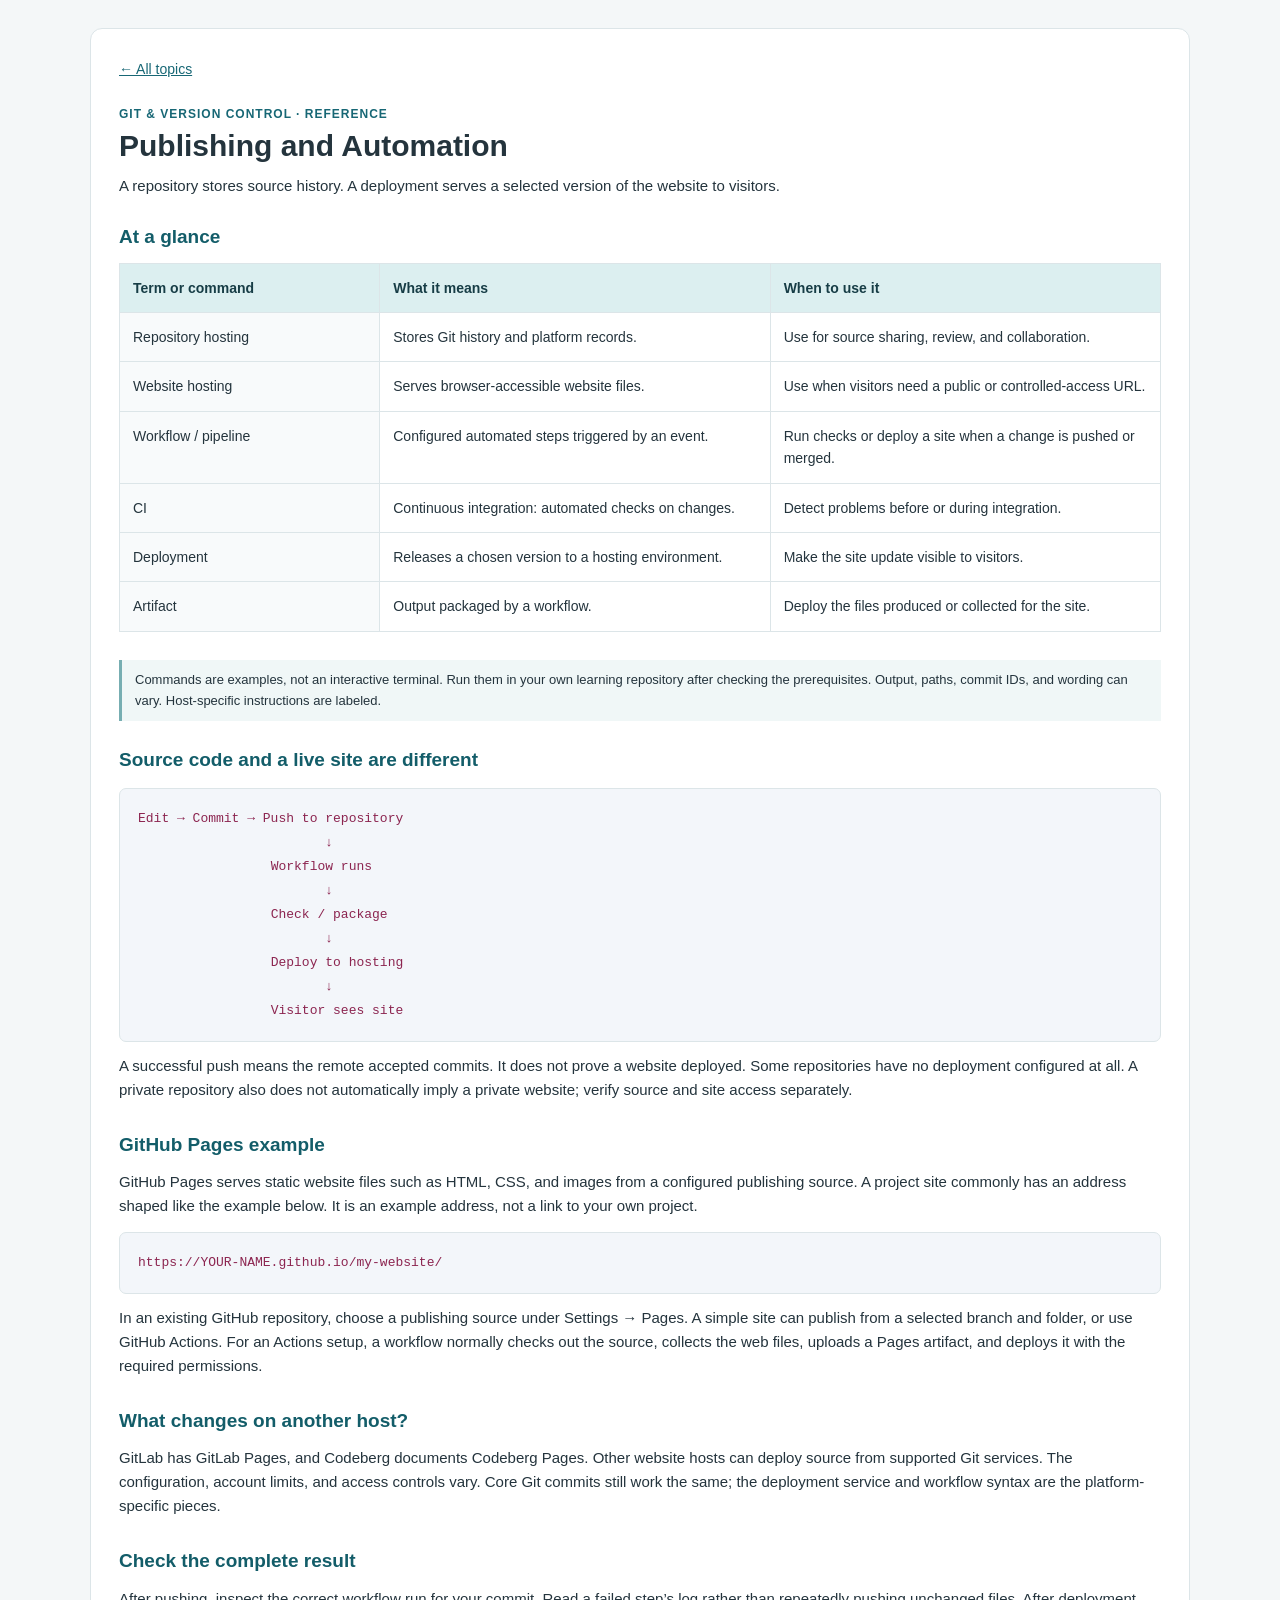
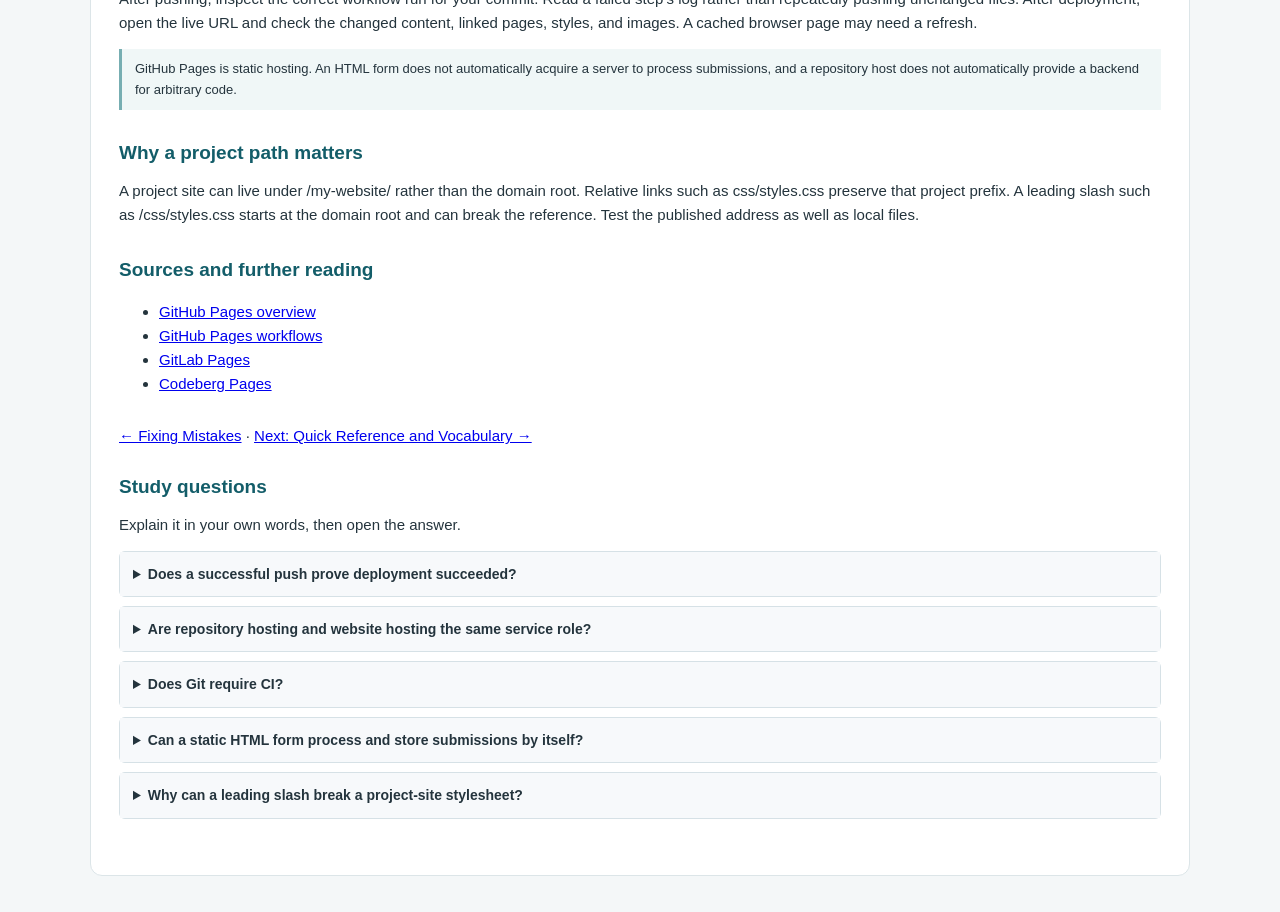
<file: 10-publishing/index.html>
<!doctype html>
<html lang="en">
  <head>
    <meta charset="UTF-8" />
    <meta name="viewport" content="width=device-width, initial-scale=1.0" />
    <title>Publishing and Automation | Git &amp; Version Control Guide</title>
    <link rel="stylesheet" href="../css/styles.css" />
  </head>
  <body>
    <main class="lesson">
      <a class="back-link" href="../index.html">← All topics</a>
      <header>
        <p class="eyebrow">GIT &amp; VERSION CONTROL · REFERENCE</p>
        <h1>Publishing and Automation</h1>
        <p>
          A repository stores source history. A deployment serves a selected
          version of the website to visitors.
        </p>
      </header>
      <section>
        <h2>At a glance</h2>
        <div class="table-scroll">
          <table>
            <thead>
              <tr>
                <th scope="col">Term or command</th>
                <th scope="col">What it means</th>
                <th scope="col">When to use it</th>
              </tr>
            </thead>
            <tbody>
              <tr>
                <th scope="row">Repository hosting</th>
                <td>Stores Git history and platform records.</td>
                <td>Use for source sharing, review, and collaboration.</td>
              </tr>
              <tr>
                <th scope="row">Website hosting</th>
                <td>Serves browser-accessible website files.</td>
                <td>
                  Use when visitors need a public or controlled-access URL.
                </td>
              </tr>
              <tr>
                <th scope="row">Workflow / pipeline</th>
                <td>Configured automated steps triggered by an event.</td>
                <td>
                  Run checks or deploy a site when a change is pushed or merged.
                </td>
              </tr>
              <tr>
                <th scope="row">CI</th>
                <td>Continuous integration: automated checks on changes.</td>
                <td>Detect problems before or during integration.</td>
              </tr>
              <tr>
                <th scope="row">Deployment</th>
                <td>Releases a chosen version to a hosting environment.</td>
                <td>Make the site update visible to visitors.</td>
              </tr>
              <tr>
                <th scope="row">Artifact</th>
                <td>Output packaged by a workflow.</td>
                <td>Deploy the files produced or collected for the site.</td>
              </tr>
            </tbody>
          </table>
        </div>
      </section>
      <p class="note">
        Commands are examples, not an interactive terminal. Run them in your own
        learning repository after checking the prerequisites. Output, paths,
        commit IDs, and wording can vary. Host-specific instructions are
        labeled.
      </p>
      <section>
        <h2>Source code and a live site are different</h2>
        <pre><code>Edit → Commit → Push to repository
                        ↓
                 Workflow runs
                        ↓
                 Check / package
                        ↓
                 Deploy to hosting
                        ↓
                 Visitor sees site</code></pre>
        <p>
          A successful push means the remote accepted commits. It does not prove
          a website deployed. Some repositories have no deployment configured at
          all. A private repository also does not automatically imply a private
          website; verify source and site access separately.
        </p>
      </section>
      <section>
        <h2>GitHub Pages example</h2>
        <p>
          GitHub Pages serves static website files such as HTML, CSS, and images
          from a configured publishing source. A project site commonly has an
          address shaped like the example below. It is an example address, not a
          link to your own project.
        </p>
        <pre><code>https://YOUR-NAME.github.io/my-website/</code></pre>
        <p>
          In an existing GitHub repository, choose a publishing source under
          Settings → Pages. A simple site can publish from a selected branch and
          folder, or use GitHub Actions. For an Actions setup, a workflow
          normally checks out the source, collects the web files, uploads a
          Pages artifact, and deploys it with the required permissions.
        </p>
      </section>
      <section>
        <h2>What changes on another host?</h2>
        <p>
          GitLab has GitLab Pages, and Codeberg documents Codeberg Pages. Other
          website hosts can deploy source from supported Git services. The
          configuration, account limits, and access controls vary. Core Git
          commits still work the same; the deployment service and workflow
          syntax are the platform-specific pieces.
        </p>
      </section>
      <section>
        <h2>Check the complete result</h2>
        <p>
          After pushing, inspect the correct workflow run for your commit. Read
          a failed step’s log rather than repeatedly pushing unchanged files.
          After deployment, open the live URL and check the changed content,
          linked pages, styles, and images. A cached browser page may need a
          refresh.
        </p>
        <p class="note">
          GitHub Pages is static hosting. An HTML form does not automatically
          acquire a server to process submissions, and a repository host does
          not automatically provide a backend for arbitrary code.
        </p>
      </section>
      <section>
        <h2>Why a project path matters</h2>
        <p>
          A project site can live under /my-website/ rather than the domain
          root. Relative links such as css/styles.css preserve that project
          prefix. A leading slash such as /css/styles.css starts at the domain
          root and can break the reference. Test the published address as well
          as local files.
        </p>
      </section>
      <section>
        <h2>Sources and further reading</h2>
        <ul>
          <li>
            <a
              href="https://docs.github.com/en/pages/getting-started-with-github-pages/what-is-github-pages"
              >GitHub Pages overview</a
            >
          </li>
          <li>
            <a
              href="https://docs.github.com/en/pages/getting-started-with-github-pages/using-custom-workflows-with-github-pages"
              >GitHub Pages workflows</a
            >
          </li>
          <li>
            <a href="https://docs.gitlab.com/user/project/pages/"
              >GitLab Pages</a
            >
          </li>
          <li>
            <a href="https://docs.codeberg.org/codeberg-pages/"
              >Codeberg Pages</a
            >
          </li>
        </ul>
      </section>
      <nav aria-label="Lesson navigation">
        <a href="../09-fixing-mistakes/index.html">← Fixing Mistakes</a> ·
        <a href="../quick-reference/index.html"
          >Next: Quick Reference and Vocabulary →</a
        >
      </nav>
      <section>
        <h2>Study questions</h2>
        <p>Explain it in your own words, then open the answer.</p>
        <details>
          <summary>Does a successful push prove deployment succeeded?</summary>
          <p>No. Check the deployment workflow and the actual live site.</p>
        </details>
        <details>
          <summary>
            Are repository hosting and website hosting the same service role?
          </summary>
          <p>
            No. One stores source history; the other serves the website. A
            platform may offer both.
          </p>
        </details>
        <details>
          <summary>Does Git require CI?</summary>
          <p>No. Automated checks are additional workflow tools.</p>
        </details>
        <details>
          <summary>
            Can a static HTML form process and store submissions by itself?
          </summary>
          <p>No. That needs a suitable processing service or backend.</p>
        </details>
        <details>
          <summary>
            Why can a leading slash break a project-site stylesheet?
          </summary>
          <p>
            It starts at the domain root rather than beneath the project’s path.
          </p>
        </details>
      </section>
    </main>
  </body>
</html>
</file>
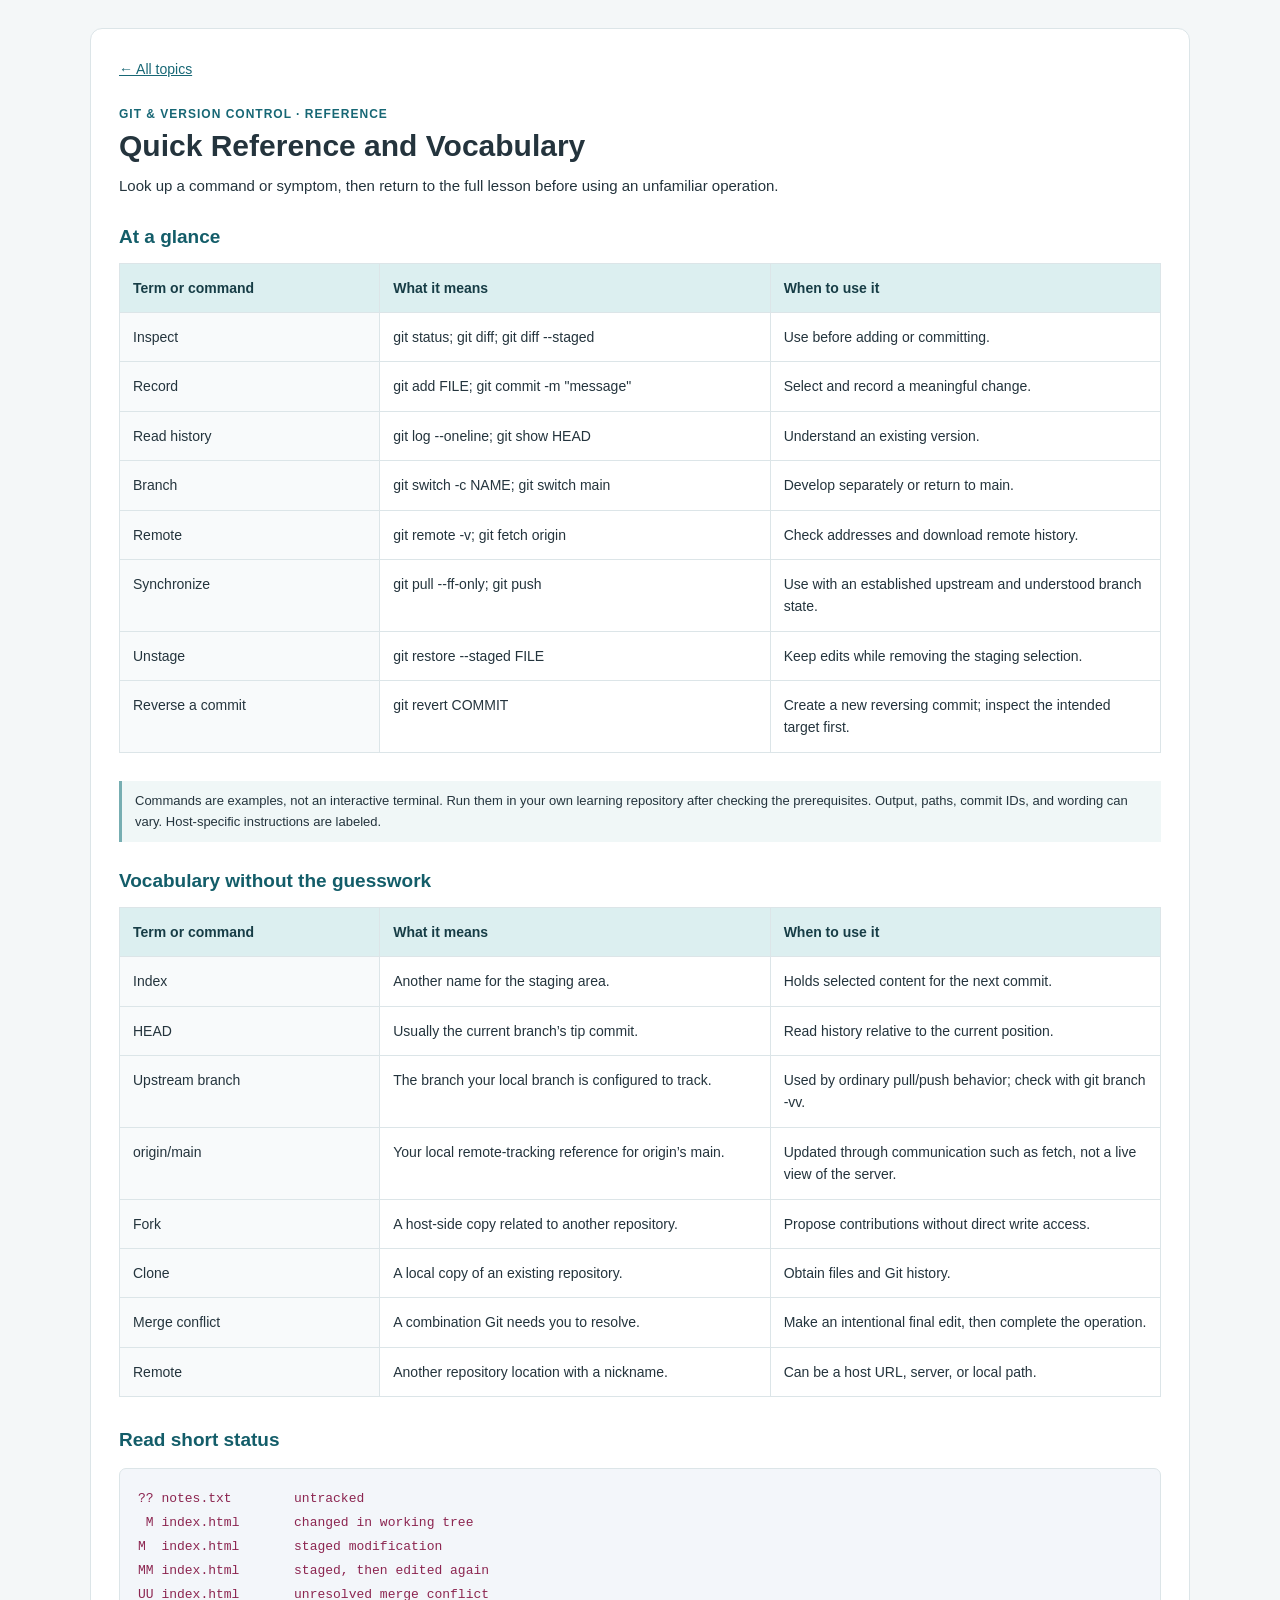
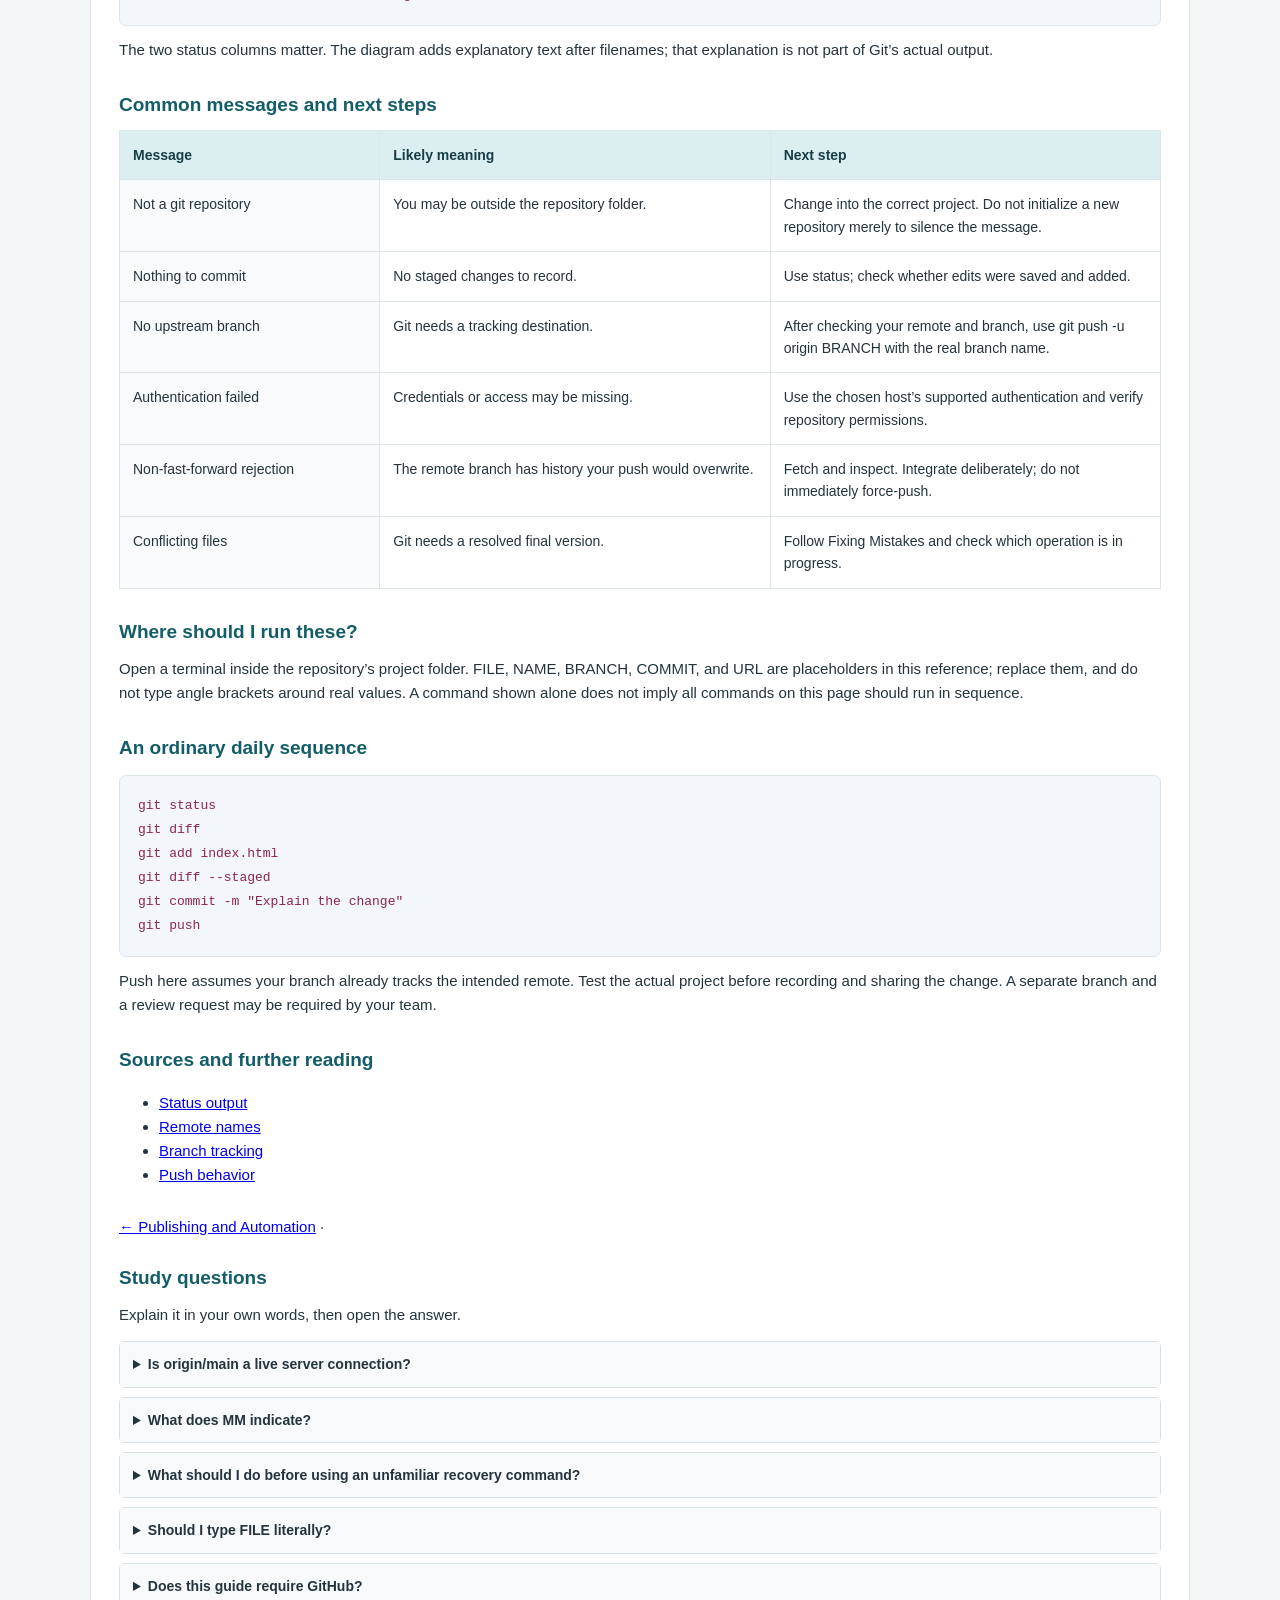
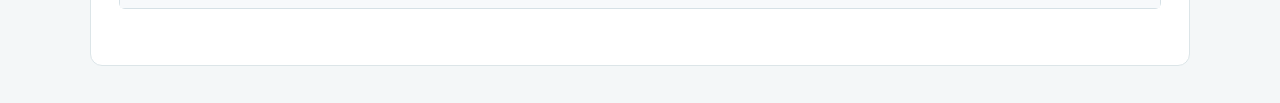
<file: quick-reference/index.html>
<!doctype html>
<html lang="en">
  <head>
    <meta charset="UTF-8" />
    <meta name="viewport" content="width=device-width, initial-scale=1.0" />
    <title>
      Quick Reference and Vocabulary | Git &amp; Version Control Guide
    </title>
    <link rel="stylesheet" href="../css/styles.css" />
  </head>
  <body>
    <main class="lesson">
      <a class="back-link" href="../index.html">← All topics</a>
      <header>
        <p class="eyebrow">GIT &amp; VERSION CONTROL · REFERENCE</p>
        <h1>Quick Reference and Vocabulary</h1>
        <p>
          Look up a command or symptom, then return to the full lesson before
          using an unfamiliar operation.
        </p>
      </header>
      <section>
        <h2>At a glance</h2>
        <div class="table-scroll">
          <table>
            <thead>
              <tr>
                <th scope="col">Term or command</th>
                <th scope="col">What it means</th>
                <th scope="col">When to use it</th>
              </tr>
            </thead>
            <tbody>
              <tr>
                <th scope="row">Inspect</th>
                <td>git status; git diff; git diff --staged</td>
                <td>Use before adding or committing.</td>
              </tr>
              <tr>
                <th scope="row">Record</th>
                <td>git add FILE; git commit -m "message"</td>
                <td>Select and record a meaningful change.</td>
              </tr>
              <tr>
                <th scope="row">Read history</th>
                <td>git log --oneline; git show HEAD</td>
                <td>Understand an existing version.</td>
              </tr>
              <tr>
                <th scope="row">Branch</th>
                <td>git switch -c NAME; git switch main</td>
                <td>Develop separately or return to main.</td>
              </tr>
              <tr>
                <th scope="row">Remote</th>
                <td>git remote -v; git fetch origin</td>
                <td>Check addresses and download remote history.</td>
              </tr>
              <tr>
                <th scope="row">Synchronize</th>
                <td>git pull --ff-only; git push</td>
                <td>
                  Use with an established upstream and understood branch state.
                </td>
              </tr>
              <tr>
                <th scope="row">Unstage</th>
                <td>git restore --staged FILE</td>
                <td>Keep edits while removing the staging selection.</td>
              </tr>
              <tr>
                <th scope="row">Reverse a commit</th>
                <td>git revert COMMIT</td>
                <td>
                  Create a new reversing commit; inspect the intended target
                  first.
                </td>
              </tr>
            </tbody>
          </table>
        </div>
      </section>
      <p class="note">
        Commands are examples, not an interactive terminal. Run them in your own
        learning repository after checking the prerequisites. Output, paths,
        commit IDs, and wording can vary. Host-specific instructions are
        labeled.
      </p>
      <section>
        <h2>Vocabulary without the guesswork</h2>
        <div class="table-scroll">
          <table>
            <thead>
              <tr>
                <th scope="col">Term or command</th>
                <th scope="col">What it means</th>
                <th scope="col">When to use it</th>
              </tr>
            </thead>
            <tbody>
              <tr>
                <th scope="row">Index</th>
                <td>Another name for the staging area.</td>
                <td>Holds selected content for the next commit.</td>
              </tr>
              <tr>
                <th scope="row">HEAD</th>
                <td>Usually the current branch’s tip commit.</td>
                <td>Read history relative to the current position.</td>
              </tr>
              <tr>
                <th scope="row">Upstream branch</th>
                <td>The branch your local branch is configured to track.</td>
                <td>
                  Used by ordinary pull/push behavior; check with git branch
                  -vv.
                </td>
              </tr>
              <tr>
                <th scope="row">origin/main</th>
                <td>Your local remote-tracking reference for origin’s main.</td>
                <td>
                  Updated through communication such as fetch, not a live view
                  of the server.
                </td>
              </tr>
              <tr>
                <th scope="row">Fork</th>
                <td>A host-side copy related to another repository.</td>
                <td>Propose contributions without direct write access.</td>
              </tr>
              <tr>
                <th scope="row">Clone</th>
                <td>A local copy of an existing repository.</td>
                <td>Obtain files and Git history.</td>
              </tr>
              <tr>
                <th scope="row">Merge conflict</th>
                <td>A combination Git needs you to resolve.</td>
                <td>
                  Make an intentional final edit, then complete the operation.
                </td>
              </tr>
              <tr>
                <th scope="row">Remote</th>
                <td>Another repository location with a nickname.</td>
                <td>Can be a host URL, server, or local path.</td>
              </tr>
            </tbody>
          </table>
        </div>
      </section>
      <section>
        <h2>Read short status</h2>
        <pre><code>?? notes.txt        untracked
 M index.html       changed in working tree
M  index.html       staged modification
MM index.html       staged, then edited again
UU index.html       unresolved merge conflict</code></pre>
        <p>
          The two status columns matter. The diagram adds explanatory text after
          filenames; that explanation is not part of Git’s actual output.
        </p>
      </section>
      <section>
        <h2>Common messages and next steps</h2>
        <div class="table-scroll">
          <table>
            <thead>
              <tr>
                <th scope="col">Message</th>
                <th scope="col">Likely meaning</th>
                <th scope="col">Next step</th>
              </tr>
            </thead>
            <tbody>
              <tr>
                <th scope="row">Not a git repository</th>
                <td>You may be outside the repository folder.</td>
                <td>
                  Change into the correct project. Do not initialize a new
                  repository merely to silence the message.
                </td>
              </tr>
              <tr>
                <th scope="row">Nothing to commit</th>
                <td>No staged changes to record.</td>
                <td>Use status; check whether edits were saved and added.</td>
              </tr>
              <tr>
                <th scope="row">No upstream branch</th>
                <td>Git needs a tracking destination.</td>
                <td>
                  After checking your remote and branch, use git push -u origin
                  BRANCH with the real branch name.
                </td>
              </tr>
              <tr>
                <th scope="row">Authentication failed</th>
                <td>Credentials or access may be missing.</td>
                <td>
                  Use the chosen host’s supported authentication and verify
                  repository permissions.
                </td>
              </tr>
              <tr>
                <th scope="row">Non-fast-forward rejection</th>
                <td>
                  The remote branch has history your push would overwrite.
                </td>
                <td>
                  Fetch and inspect. Integrate deliberately; do not immediately
                  force-push.
                </td>
              </tr>
              <tr>
                <th scope="row">Conflicting files</th>
                <td>Git needs a resolved final version.</td>
                <td>
                  Follow Fixing Mistakes and check which operation is in
                  progress.
                </td>
              </tr>
            </tbody>
          </table>
        </div>
      </section>
      <section>
        <h2>Where should I run these?</h2>
        <p>
          Open a terminal inside the repository’s project folder. FILE, NAME,
          BRANCH, COMMIT, and URL are placeholders in this reference; replace
          them, and do not type angle brackets around real values. A command
          shown alone does not imply all commands on this page should run in
          sequence.
        </p>
      </section>
      <section>
        <h2>An ordinary daily sequence</h2>
        <pre><code>git status
git diff
git add index.html
git diff --staged
git commit -m "Explain the change"
git push</code></pre>
        <p>
          Push here assumes your branch already tracks the intended remote. Test
          the actual project before recording and sharing the change. A separate
          branch and a review request may be required by your team.
        </p>
      </section>
      <section>
        <h2>Sources and further reading</h2>
        <ul>
          <li>
            <a href="https://git-scm.com/docs/git-status">Status output</a>
          </li>
          <li>
            <a href="https://git-scm.com/docs/git-remote">Remote names</a>
          </li>
          <li>
            <a href="https://git-scm.com/docs/git-branch">Branch tracking</a>
          </li>
          <li><a href="https://git-scm.com/docs/git-push">Push behavior</a></li>
        </ul>
      </section>
      <nav aria-label="Lesson navigation">
        <a href="../10-publishing/index.html">← Publishing and Automation</a> ·
      </nav>
      <section>
        <h2>Study questions</h2>
        <p>Explain it in your own words, then open the answer.</p>
        <details>
          <summary>Is origin/main a live server connection?</summary>
          <p>
            No. It is local remote-tracking information, updated by operations
            such as fetch.
          </p>
        </details>
        <details>
          <summary>What does MM indicate?</summary>
          <p>
            A tracked file has staged changes and additional unstaged changes.
          </p>
        </details>
        <details>
          <summary>
            What should I do before using an unfamiliar recovery command?
          </summary>
          <p>
            Read its full lesson, inspect status and diffs, and understand which
            content it can overwrite.
          </p>
        </details>
        <details>
          <summary>Should I type FILE literally?</summary>
          <p>No. It is a placeholder for a real filename.</p>
        </details>
        <details>
          <summary>Does this guide require GitHub?</summary>
          <p>
            No. Local Git works independently, and remotes can use many hosts.
          </p>
        </details>
      </section>
    </main>
  </body>
</html>
</file>
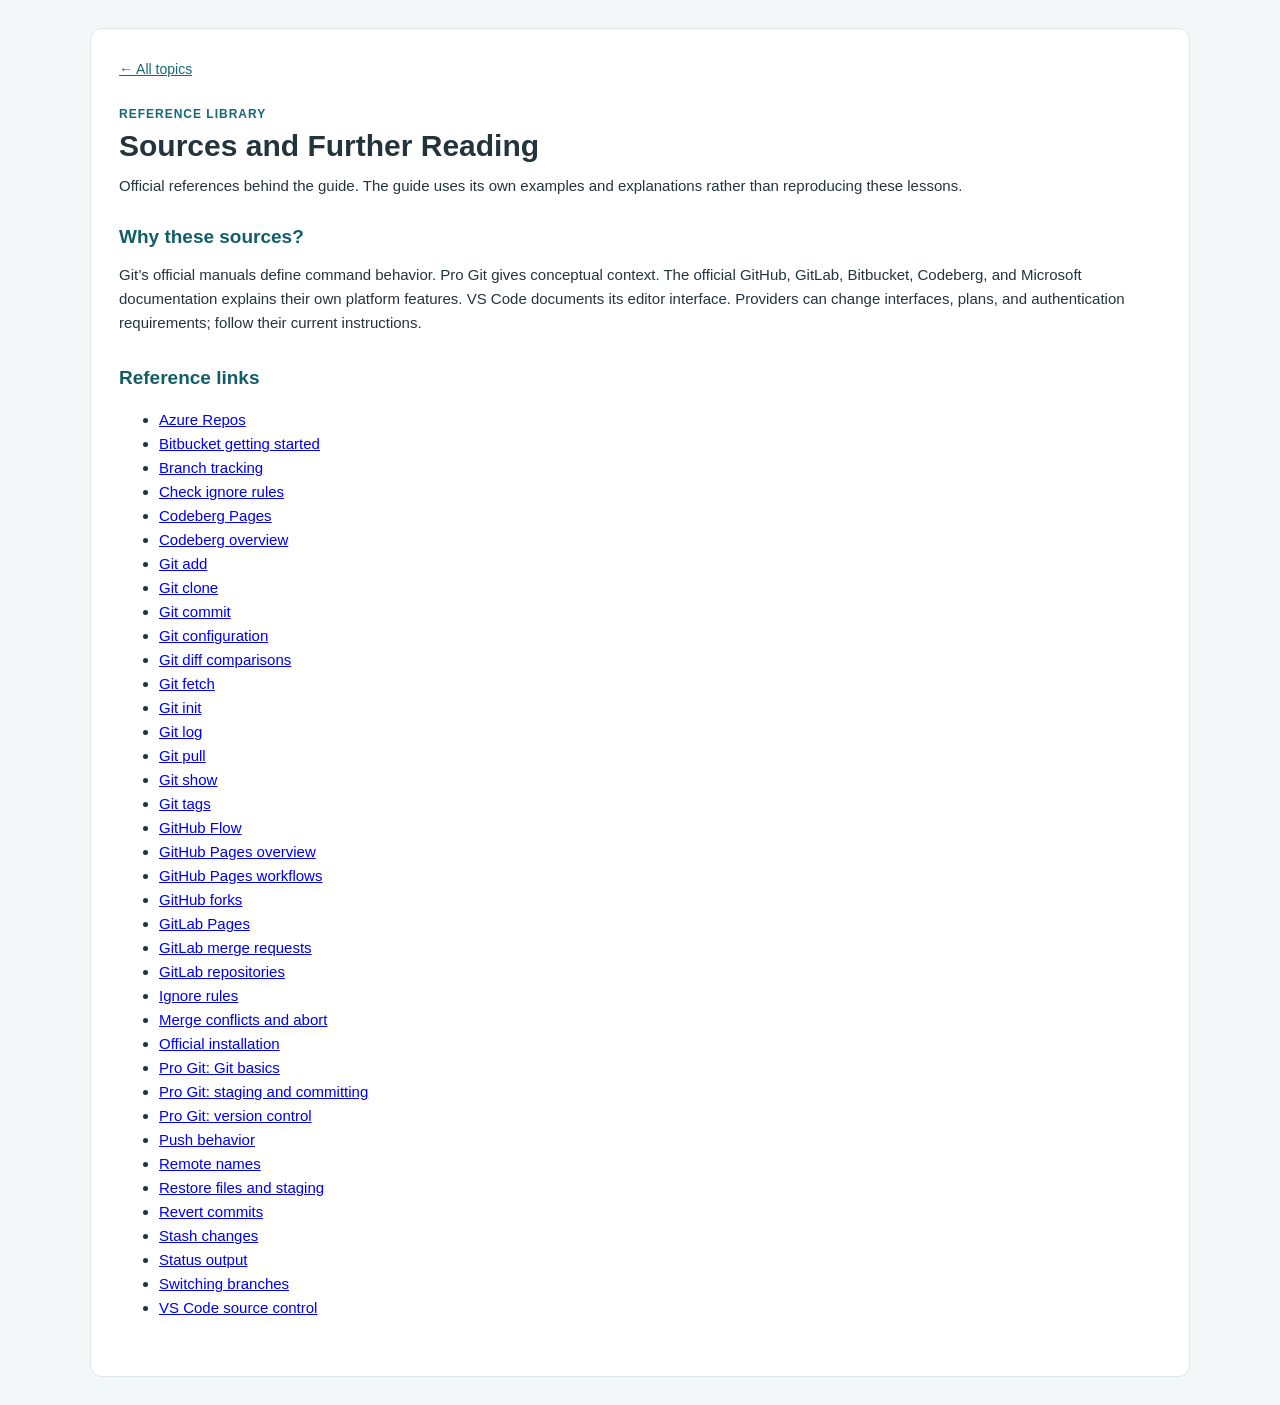
<file: sources/index.html>
<!doctype html>
<html lang="en">
  <head>
    <meta charset="UTF-8" />
    <meta name="viewport" content="width=device-width, initial-scale=1.0" />
    <title>Sources | Git &amp; Version Control Guide</title>
    <link rel="stylesheet" href="../css/styles.css" />
  </head>
  <body>
    <main class="lesson">
      <a class="back-link" href="../index.html">← All topics</a>
      <header>
        <p class="eyebrow">REFERENCE LIBRARY</p>
        <h1>Sources and Further Reading</h1>
        <p>
          Official references behind the guide. The guide uses its own examples
          and explanations rather than reproducing these lessons.
        </p>
      </header>
      <section>
        <h2>Why these sources?</h2>
        <p>
          Git’s official manuals define command behavior. Pro Git gives
          conceptual context. The official GitHub, GitLab, Bitbucket, Codeberg,
          and Microsoft documentation explains their own platform features. VS
          Code documents its editor interface. Providers can change interfaces,
          plans, and authentication requirements; follow their current
          instructions.
        </p>
      </section>
      <section>
        <h2>Reference links</h2>
        <ul>
          <li>
            <a
              href="https://learn.microsoft.com/en-us/azure/devops/repos/get-started/what-is-repos"
              >Azure Repos</a
            >
          </li>
          <li>
            <a
              href="https://support.atlassian.com/bitbucket-cloud/docs/get-started-with-bitbucket-cloud/"
              >Bitbucket getting started</a
            >
          </li>
          <li>
            <a href="https://git-scm.com/docs/git-branch">Branch tracking</a>
          </li>
          <li>
            <a href="https://git-scm.com/docs/git-check-ignore"
              >Check ignore rules</a
            >
          </li>
          <li>
            <a href="https://docs.codeberg.org/codeberg-pages/"
              >Codeberg Pages</a
            >
          </li>
          <li>
            <a
              href="https://docs.codeberg.org/getting-started/what-is-codeberg/"
              >Codeberg overview</a
            >
          </li>
          <li><a href="https://git-scm.com/docs/git-add">Git add</a></li>
          <li><a href="https://git-scm.com/docs/git-clone">Git clone</a></li>
          <li><a href="https://git-scm.com/docs/git-commit">Git commit</a></li>
          <li>
            <a href="https://git-scm.com/docs/git-config">Git configuration</a>
          </li>
          <li>
            <a href="https://git-scm.com/docs/git-diff">Git diff comparisons</a>
          </li>
          <li><a href="https://git-scm.com/docs/git-fetch">Git fetch</a></li>
          <li><a href="https://git-scm.com/docs/git-init">Git init</a></li>
          <li><a href="https://git-scm.com/docs/git-log">Git log</a></li>
          <li><a href="https://git-scm.com/docs/git-pull">Git pull</a></li>
          <li><a href="https://git-scm.com/docs/git-show">Git show</a></li>
          <li><a href="https://git-scm.com/docs/git-tag">Git tags</a></li>
          <li>
            <a
              href="https://docs.github.com/en/get-started/using-github/github-flow"
              >GitHub Flow</a
            >
          </li>
          <li>
            <a
              href="https://docs.github.com/en/pages/getting-started-with-github-pages/what-is-github-pages"
              >GitHub Pages overview</a
            >
          </li>
          <li>
            <a
              href="https://docs.github.com/en/pages/getting-started-with-github-pages/using-custom-workflows-with-github-pages"
              >GitHub Pages workflows</a
            >
          </li>
          <li>
            <a
              href="https://docs.github.com/en/pull-requests/collaborating-with-pull-requests/working-with-forks/about-forks"
              >GitHub forks</a
            >
          </li>
          <li>
            <a href="https://docs.gitlab.com/user/project/pages/"
              >GitLab Pages</a
            >
          </li>
          <li>
            <a href="https://docs.gitlab.com/user/project/merge_requests/"
              >GitLab merge requests</a
            >
          </li>
          <li>
            <a href="https://docs.gitlab.com/user/project/repository/"
              >GitLab repositories</a
            >
          </li>
          <li><a href="https://git-scm.com/docs/gitignore">Ignore rules</a></li>
          <li>
            <a href="https://git-scm.com/docs/git-merge"
              >Merge conflicts and abort</a
            >
          </li>
          <li>
            <a href="https://git-scm.com/install/">Official installation</a>
          </li>
          <li>
            <a href="https://git-scm.com/book/en/v2/Getting-Started-Git-Basics"
              >Pro Git: Git basics</a
            >
          </li>
          <li>
            <a
              href="https://git-scm.com/book/en/v2/Git-Basics-Recording-Changes-to-the-Repository"
              >Pro Git: staging and committing</a
            >
          </li>
          <li>
            <a
              href="https://git-scm.com/book/en/v2/Getting-Started-About-Version-Control"
              >Pro Git: version control</a
            >
          </li>
          <li><a href="https://git-scm.com/docs/git-push">Push behavior</a></li>
          <li>
            <a href="https://git-scm.com/docs/git-remote">Remote names</a>
          </li>
          <li>
            <a href="https://git-scm.com/docs/git-restore"
              >Restore files and staging</a
            >
          </li>
          <li>
            <a href="https://git-scm.com/docs/git-revert">Revert commits</a>
          </li>
          <li>
            <a href="https://git-scm.com/docs/git-stash">Stash changes</a>
          </li>
          <li>
            <a href="https://git-scm.com/docs/git-status">Status output</a>
          </li>
          <li>
            <a href="https://git-scm.com/docs/git-switch">Switching branches</a>
          </li>
          <li>
            <a href="https://code.visualstudio.com/docs/sourcecontrol/overview"
              >VS Code source control</a
            >
          </li>
        </ul>
      </section>
    </main>
  </body>
</html>
</file>
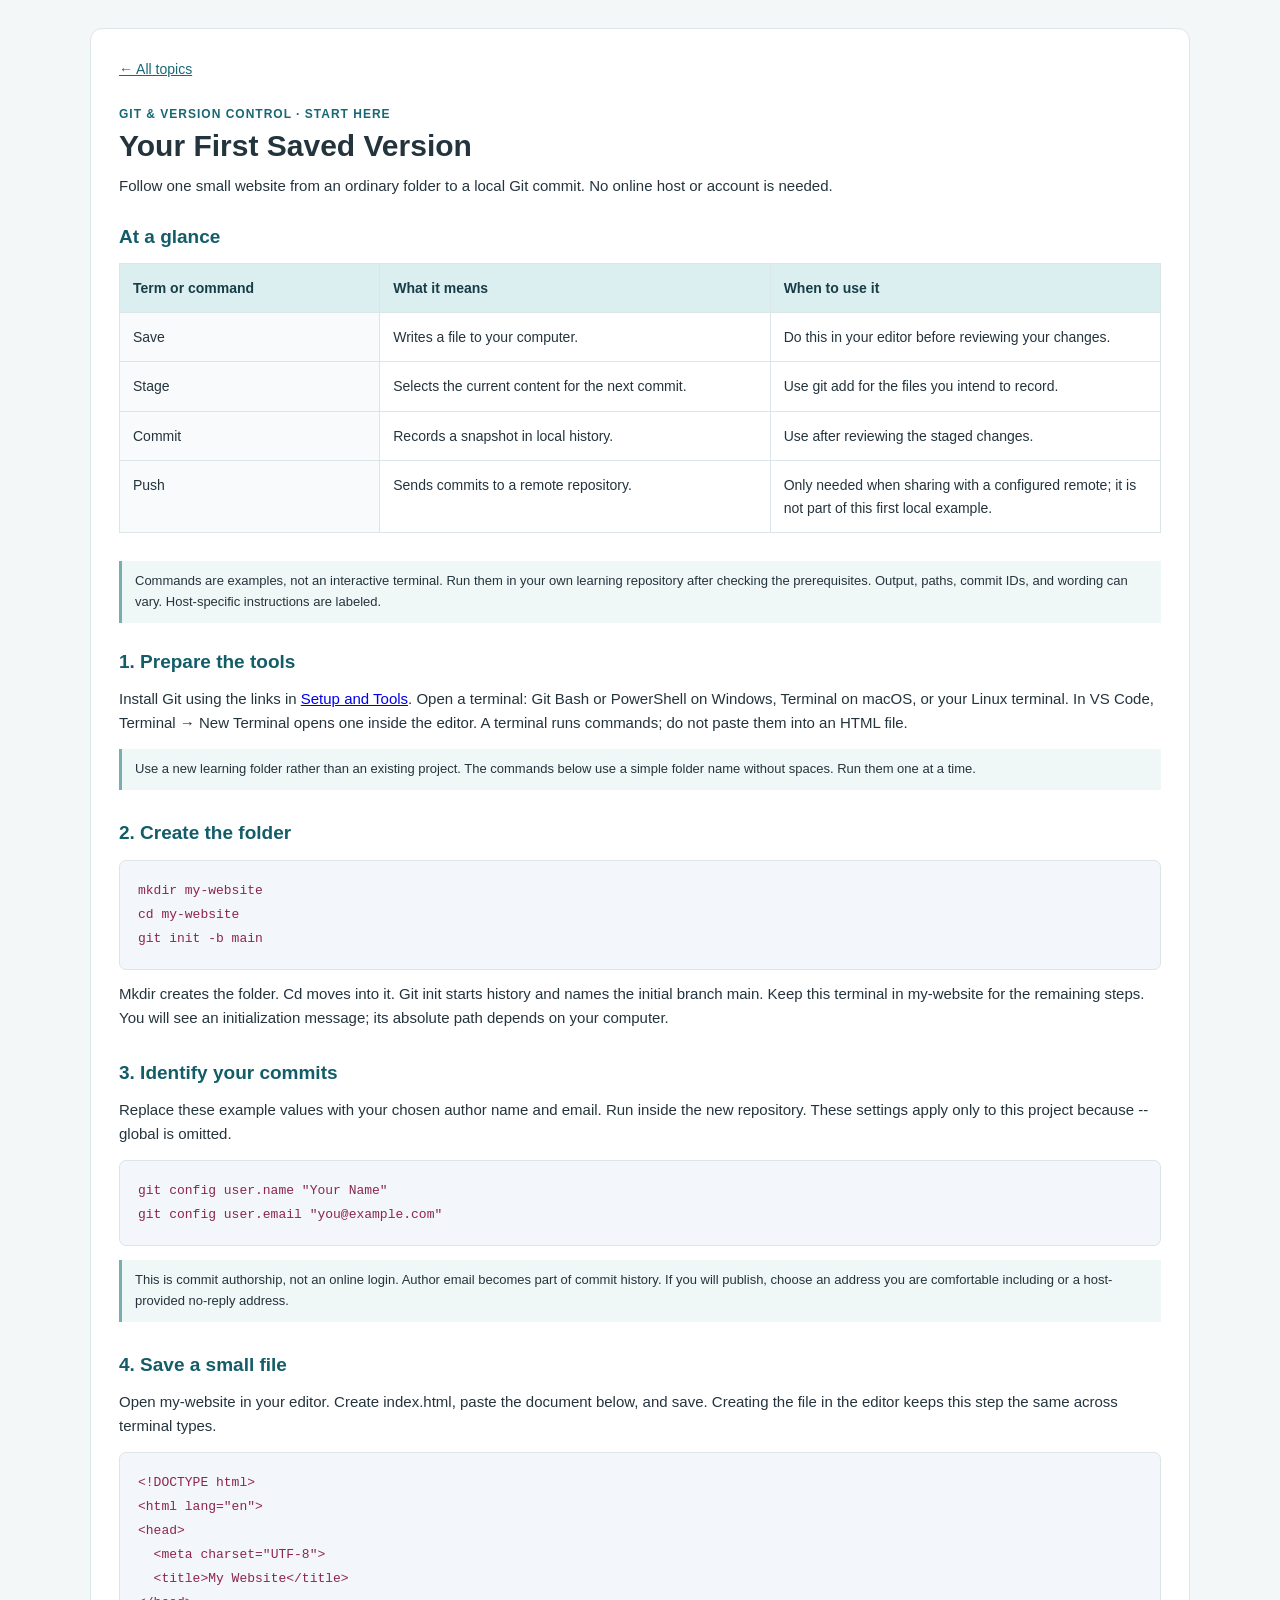
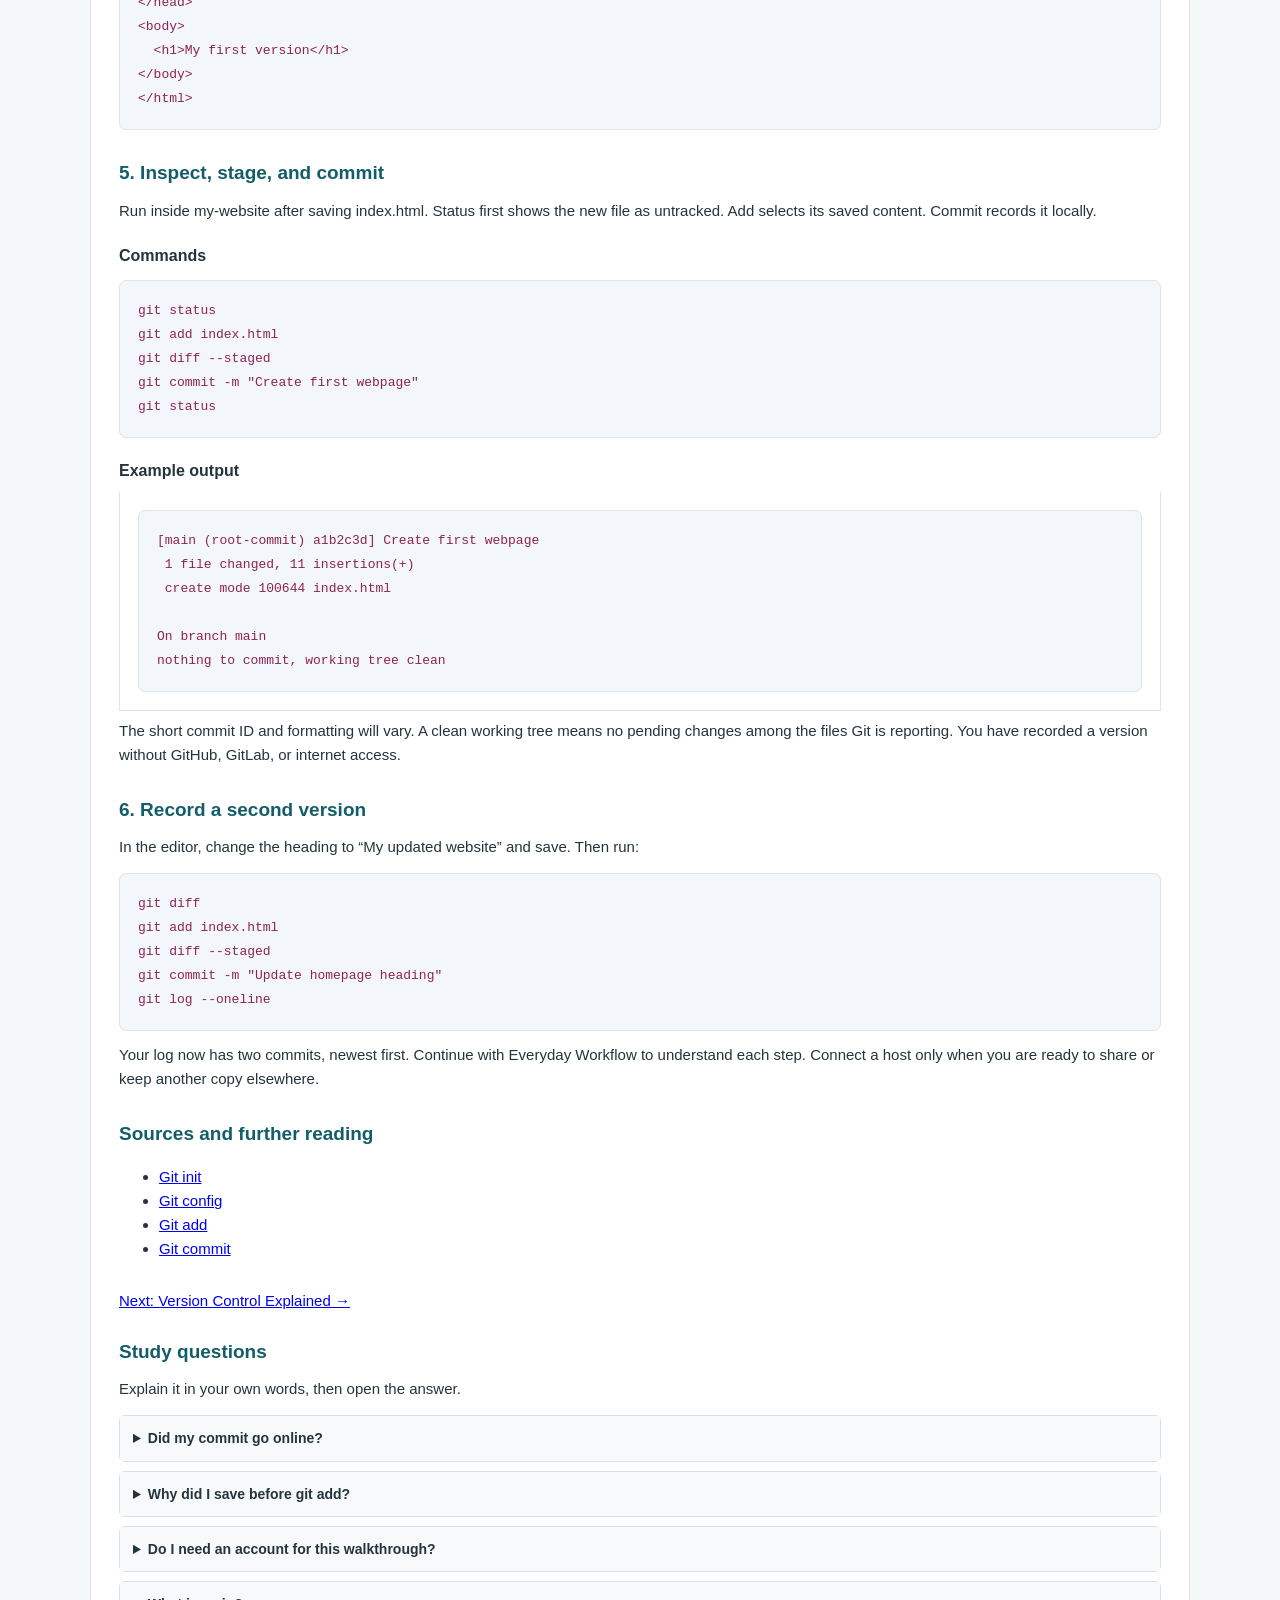
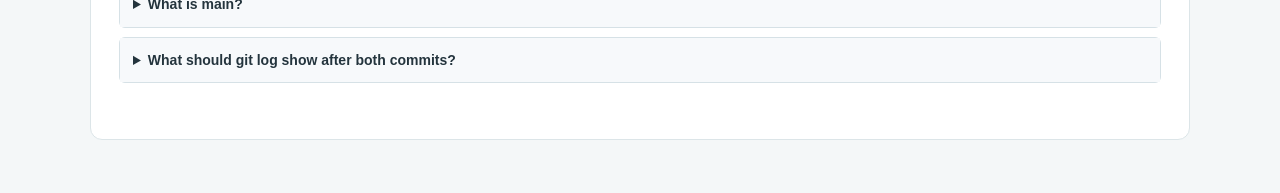
<file: start-here/index.html>
<!doctype html>
<html lang="en">
  <head>
    <meta charset="UTF-8" />
    <meta name="viewport" content="width=device-width, initial-scale=1.0" />
    <title>Your First Saved Version | Git &amp; Version Control Guide</title>
    <link rel="stylesheet" href="../css/styles.css" />
  </head>
  <body>
    <main class="lesson">
      <a class="back-link" href="../index.html">← All topics</a>
      <header>
        <p class="eyebrow">GIT &amp; VERSION CONTROL · START HERE</p>
        <h1>Your First Saved Version</h1>
        <p>
          Follow one small website from an ordinary folder to a local Git
          commit. No online host or account is needed.
        </p>
      </header>
      <section>
        <h2>At a glance</h2>
        <div class="table-scroll">
          <table>
            <thead>
              <tr>
                <th scope="col">Term or command</th>
                <th scope="col">What it means</th>
                <th scope="col">When to use it</th>
              </tr>
            </thead>
            <tbody>
              <tr>
                <th scope="row">Save</th>
                <td>Writes a file to your computer.</td>
                <td>Do this in your editor before reviewing your changes.</td>
              </tr>
              <tr>
                <th scope="row">Stage</th>
                <td>Selects the current content for the next commit.</td>
                <td>Use git add for the files you intend to record.</td>
              </tr>
              <tr>
                <th scope="row">Commit</th>
                <td>Records a snapshot in local history.</td>
                <td>Use after reviewing the staged changes.</td>
              </tr>
              <tr>
                <th scope="row">Push</th>
                <td>Sends commits to a remote repository.</td>
                <td>
                  Only needed when sharing with a configured remote; it is not
                  part of this first local example.
                </td>
              </tr>
            </tbody>
          </table>
        </div>
      </section>
      <p class="note">
        Commands are examples, not an interactive terminal. Run them in your own
        learning repository after checking the prerequisites. Output, paths,
        commit IDs, and wording can vary. Host-specific instructions are
        labeled.
      </p>
      <section>
        <h2>1. Prepare the tools</h2>
        <p>
          Install Git using the links in
          <a href="../02-setup/index.html">Setup and Tools</a>. Open a terminal:
          Git Bash or PowerShell on Windows, Terminal on macOS, or your Linux
          terminal. In VS Code, Terminal → New Terminal opens one inside the
          editor. A terminal runs commands; do not paste them into an HTML file.
        </p>
        <p class="note">
          Use a new learning folder rather than an existing project. The
          commands below use a simple folder name without spaces. Run them one
          at a time.
        </p>
      </section>
      <section>
        <h2>2. Create the folder</h2>
        <pre><code>mkdir my-website
cd my-website
git init -b main</code></pre>
        <p>
          Mkdir creates the folder. Cd moves into it. Git init starts history
          and names the initial branch main. Keep this terminal in my-website
          for the remaining steps. You will see an initialization message; its
          absolute path depends on your computer.
        </p>
      </section>
      <section>
        <h2>3. Identify your commits</h2>
        <p>
          Replace these example values with your chosen author name and email.
          Run inside the new repository. These settings apply only to this
          project because --global is omitted.
        </p>
        <pre><code>git config user.name "Your Name"
git config user.email "you@example.com"</code></pre>
        <p class="note">
          This is commit authorship, not an online login. Author email becomes
          part of commit history. If you will publish, choose an address you are
          comfortable including or a host-provided no-reply address.
        </p>
      </section>
      <section>
        <h2>4. Save a small file</h2>
        <p>
          Open my-website in your editor. Create index.html, paste the document
          below, and save. Creating the file in the editor keeps this step the
          same across terminal types.
        </p>
        <pre><code>&lt;!DOCTYPE html&gt;
&lt;html lang="en"&gt;
&lt;head&gt;
  &lt;meta charset="UTF-8"&gt;
  &lt;title&gt;My Website&lt;/title&gt;
&lt;/head&gt;
&lt;body&gt;
  &lt;h1&gt;My first version&lt;/h1&gt;
&lt;/body&gt;
&lt;/html&gt;</code></pre>
      </section>
      <section>
        <h2>5. Inspect, stage, and commit</h2>
        <p>
          Run inside my-website after saving index.html. Status first shows the
          new file as untracked. Add selects its saved content. Commit records
          it locally.
        </p>
        <h3>Commands</h3>
        <pre><code>git status
git add index.html
git diff --staged
git commit -m "Create first webpage"
git status</code></pre>
        <h3>Example output</h3>
        <div class="output">
          <pre><code>[main (root-commit) a1b2c3d] Create first webpage
 1 file changed, 11 insertions(+)
 create mode 100644 index.html

On branch main
nothing to commit, working tree clean</code></pre>
        </div>
        <p>
          The short commit ID and formatting will vary. A clean working tree
          means no pending changes among the files Git is reporting. You have
          recorded a version without GitHub, GitLab, or internet access.
        </p>
      </section>
      <section>
        <h2>6. Record a second version</h2>
        <p>
          In the editor, change the heading to “My updated website” and save.
          Then run:
        </p>
        <pre><code>git diff
git add index.html
git diff --staged
git commit -m "Update homepage heading"
git log --oneline</code></pre>
        <p>
          Your log now has two commits, newest first. Continue with Everyday
          Workflow to understand each step. Connect a host only when you are
          ready to share or keep another copy elsewhere.
        </p>
      </section>
      <section>
        <h2>Sources and further reading</h2>
        <ul>
          <li><a href="https://git-scm.com/docs/git-init">Git init</a></li>
          <li><a href="https://git-scm.com/docs/git-config">Git config</a></li>
          <li><a href="https://git-scm.com/docs/git-add">Git add</a></li>
          <li><a href="https://git-scm.com/docs/git-commit">Git commit</a></li>
        </ul>
      </section>
      <nav aria-label="Lesson navigation">
        <a href="../01-version-control/index.html"
          >Next: Version Control Explained →</a
        >
      </nav>
      <section>
        <h2>Study questions</h2>
        <p>Explain it in your own words, then open the answer.</p>
        <details>
          <summary>Did my commit go online?</summary>
          <p>
            No. A commit is local. A configured remote and a push are separate
            steps.
          </p>
        </details>
        <details>
          <summary>Why did I save before git add?</summary>
          <p>
            Git reads saved file content from disk. Unsaved editor text is not
            staged.
          </p>
        </details>
        <details>
          <summary>Do I need an account for this walkthrough?</summary>
          <p>
            No. Git can initialize, inspect, and commit locally without any
            hosting account.
          </p>
        </details>
        <details>
          <summary>What is main?</summary>
          <p>
            The branch name chosen for this example. It is not a special online
            service.
          </p>
        </details>
        <details>
          <summary>What should git log show after both commits?</summary>
          <p>Two history entries, with the most recent first.</p>
        </details>
      </section>
    </main>
  </body>
</html>
</file>
<file: css/styles.css>
/* Basic sizing */
* {
  box-sizing: border-box;
}

/* Page */
body {
  margin: 0;
  padding: 28px 18px;
  background: #f4f7f8;
  color: #24343d;
  font-family: Arial, sans-serif;
  font-size: 15px;
  line-height: 1.6;
}

/* One centered reading area */
.lesson {
  max-width: 1100px;
  margin: 0 auto;
  padding: 28px;
  background: white;
  border: 1px solid #dce5e8;
  border-radius: 12px;
}

/* Header */
.back-link {
  color: #176775;
  font-size: 14px;
}

.eyebrow {
  margin: 24px 0 4px;
  color: #176775;
  font-size: 12px;
  font-weight: bold;
  letter-spacing: 1px;
}

header h1 {
  margin: 0 0 10px;
  font-size: 30px;
  line-height: 1.2;
}

header > p:last-child {
  max-width: 850px;
}

/* Headings and paragraphs */
h2 {
  margin: 24px 0 10px;
  color: #135d69;
  font-size: 19px;
}

h3 {
  margin: 20px 0 8px;
  font-size: 16px;
}

p {
  margin: 8px 0 14px;
}

/* Reference table */
.table-scroll {
  overflow-x: auto;
}

table {
  width: 100%;
  border-collapse: collapse;
  font-size: 14px;
}

thead th {
  background: #dceff0;
  color: #173d46;
}

th,
td {
  padding: 13px;
  border: 1px solid #dce5e8;
  text-align: left;
  vertical-align: top;
}

tbody th {
  width: 25%;
  background: #f8fafb;
  font-weight: normal;
}

td {
  width: 37.5%;
}

/* Inline code */
code {
  font-family: Consolas, "Liberation Mono", monospace;
  font-size: 13px;
}

th code {
  color: #a22b59;
  overflow-wrap: anywhere;
}

/* Example and questions sit side by side */
.bottom-grid {
  display: grid;
  grid-template-columns: minmax(0, 1.1fr) minmax(0, 1fr);
  gap: 30px;
  align-items: start;
}

/* Full-document code */
pre {
  margin: 12px 0;
  padding: 18px;
  border: 1px solid #dce5e8;
  border-radius: 7px;
  background: #f3f6fa;
  color: #8c2550;
  white-space: pre-wrap;
  overflow-wrap: anywhere;
  line-height: 1.6;
}

/* Rendered output */
.tab-label {
  margin-bottom: 0;
  padding: 8px 12px;
  border: 1px solid #dce5e8;
  background: #eaf0f4;
  font-size: 13px;
}

.output {
  padding: 18px;
  border: 1px solid #dce5e8;
  border-top: 0;
}

.output h1 {
  margin: 0 0 10px;
  font-size: 26px;
}

.output p {
  margin: 0;
}

/* Notes */
.note {
  margin-top: 14px;
  padding: 10px 13px;
  border-left: 3px solid #77aeb2;
  background: #f0f7f7;
  font-size: 13px;
}

/* Hidden answers */
details {
  margin-bottom: 9px;
  border: 1px solid #d6e1e6;
  border-radius: 6px;
}

summary {
  padding: 11px 13px;
  background: #f7f9fb;
  font-weight: bold;
  font-size: 14px;
  cursor: pointer;
}

summary:hover {
  background: #eaf3f4;
}

details[open] summary {
  background: #dceff0;
  border-bottom: 1px solid #d6e1e6;
}

details > p {
  margin: 0;
  padding: 13px;
  font-size: 14px;
}

/* Keyboard focus */
a:focus-visible,
summary:focus-visible {
  outline: 3px solid #237c92;
  outline-offset: 3px;
}

/* Smaller screens */
@media (max-width: 800px) {
  .bottom-grid {
    grid-template-columns: 1fr;
    gap: 0;
  }

  .lesson {
    padding: 18px;
  }

  th,
  td {
    padding: 10px;
  }
}

@media (max-width: 550px) {
  table {
    min-width: 620px;
  }

  body {
    padding: 12px;
  }
}

/* ALL TOPICS PAGE */

/* Separate the overview from the topic menu */
.topics-page .overview {
  margin-top: 24px;
  padding-top: 4px;
  padding-bottom: 16px;
  border-top: 1px solid #dce5e8;
  border-bottom: 1px solid #dce5e8;
}

/* Code and output side by side */
.overview-example {
  display: grid;
  grid-template-columns: minmax(0, 1fr) minmax(0, 1fr);
  gap: 20px;
  margin: 18px 0;
}

.overview-example h3 {
  margin-top: 0;
}

.overview-example pre {
  margin: 0;
}

.home-output {
  padding: 18px;
  border: 1px solid #dce5e8;
  border-radius: 7px;
  background: #fafcfd;
}

.home-output h1 {
  margin: 0 0 10px;
  font-size: 26px;
}

.home-output p {
  margin: 0;
}

/* HTML, CSS, and JavaScript comparison */
.technology-grid {
  display: grid;
  grid-template-columns: repeat(3, minmax(0, 1fr));
  gap: 12px;
  margin: 16px 0;
}

.technology-grid > div {
  padding: 16px;
  border: 1px solid #dce5e8;
  border-radius: 8px;
  background: #f7fafb;
}

.technology-grid h3 {
  margin: 0 0 8px;
  color: #135d69;
  font-size: 15px;
}

.technology-grid p {
  margin-bottom: 8px;
  font-size: 14px;
}

.technology-example {
  color: #536875;
  font-style: italic;
}

/* Topic menu */
.topic-grid {
  display: grid;
  grid-template-columns: repeat(2, minmax(0, 1fr));
  gap: 14px;
  margin-top: 18px;
}

.topic-card {
  display: block;
  padding: 20px;
  border: 1px solid #dce5e8;
  border-radius: 9px;
  background: #fafcfd;
  color: #24343d;
  text-decoration: none;
}

a.topic-card {
  border-color: #89b6bb;
  background: #f0f8f7;
}

a.topic-card:hover {
  border-color: #176775;
  background: #e4f2f0;
}

.topic-number {
  color: #176775;
  font-size: 12px;
  font-weight: bold;
  letter-spacing: 1px;
}

.topic-card h3 {
  margin: 5px 0 8px;
  font-size: 18px;
}

.topic-card p {
  margin: 0 0 14px;
  font-size: 14px;
}

.topic-status {
  color: #627480;
  font-size: 12px;
}

.topic-status.available {
  color: #176775;
  font-weight: bold;
}

/* Questions at the bottom */
.home-questions {
  margin-top: 28px;
  padding-top: 4px;
  border-top: 1px solid #dce5e8;
}

/* Mobile layout */
@media (max-width: 700px) {
  .overview-example,
  .technology-grid,
  .topic-grid {
    grid-template-columns: 1fr;
  }
}
/* Long command names and source links should wrap on narrow screens. */
a,
code {
  overflow-wrap: anywhere;
}
section {
  margin-bottom: 28px;
}
nav[aria-label="Lesson navigation"] {
  margin: 24px 0;
}
.output pre {
  margin: 0;
}
</file>
